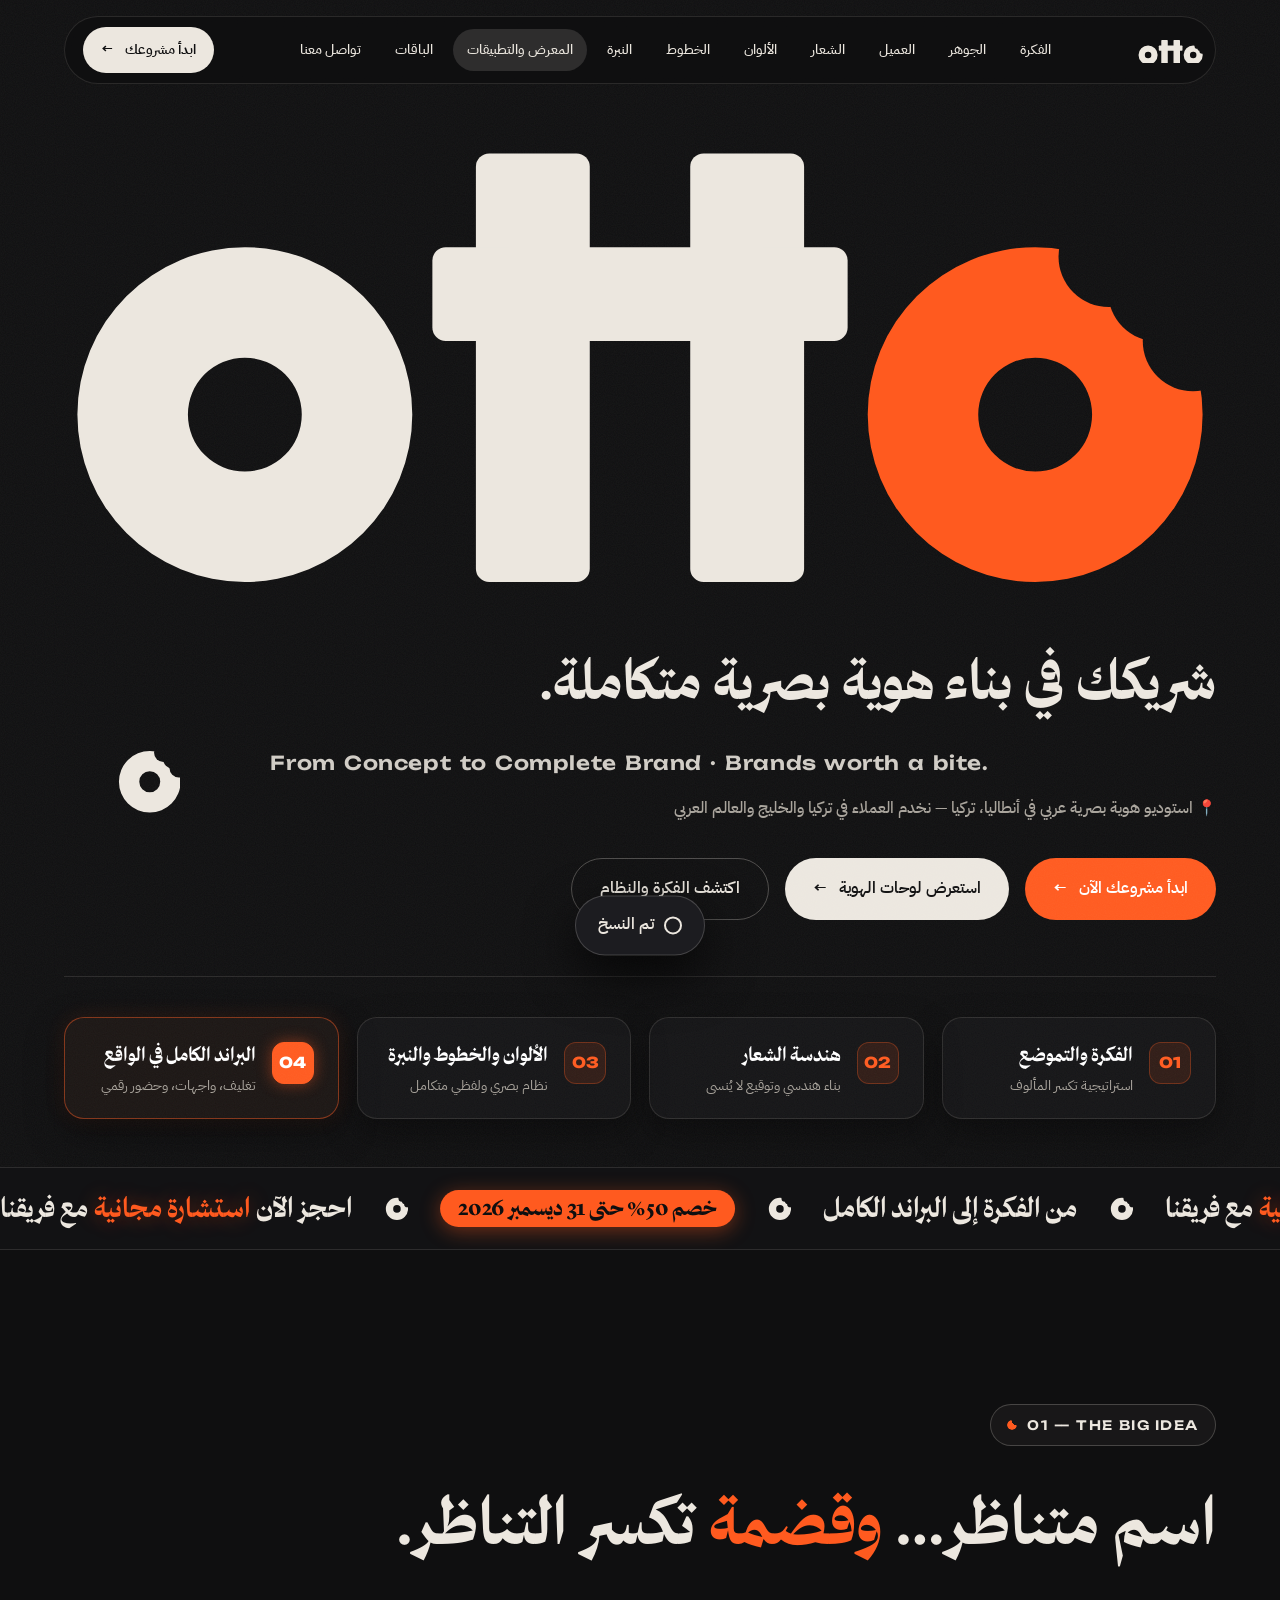
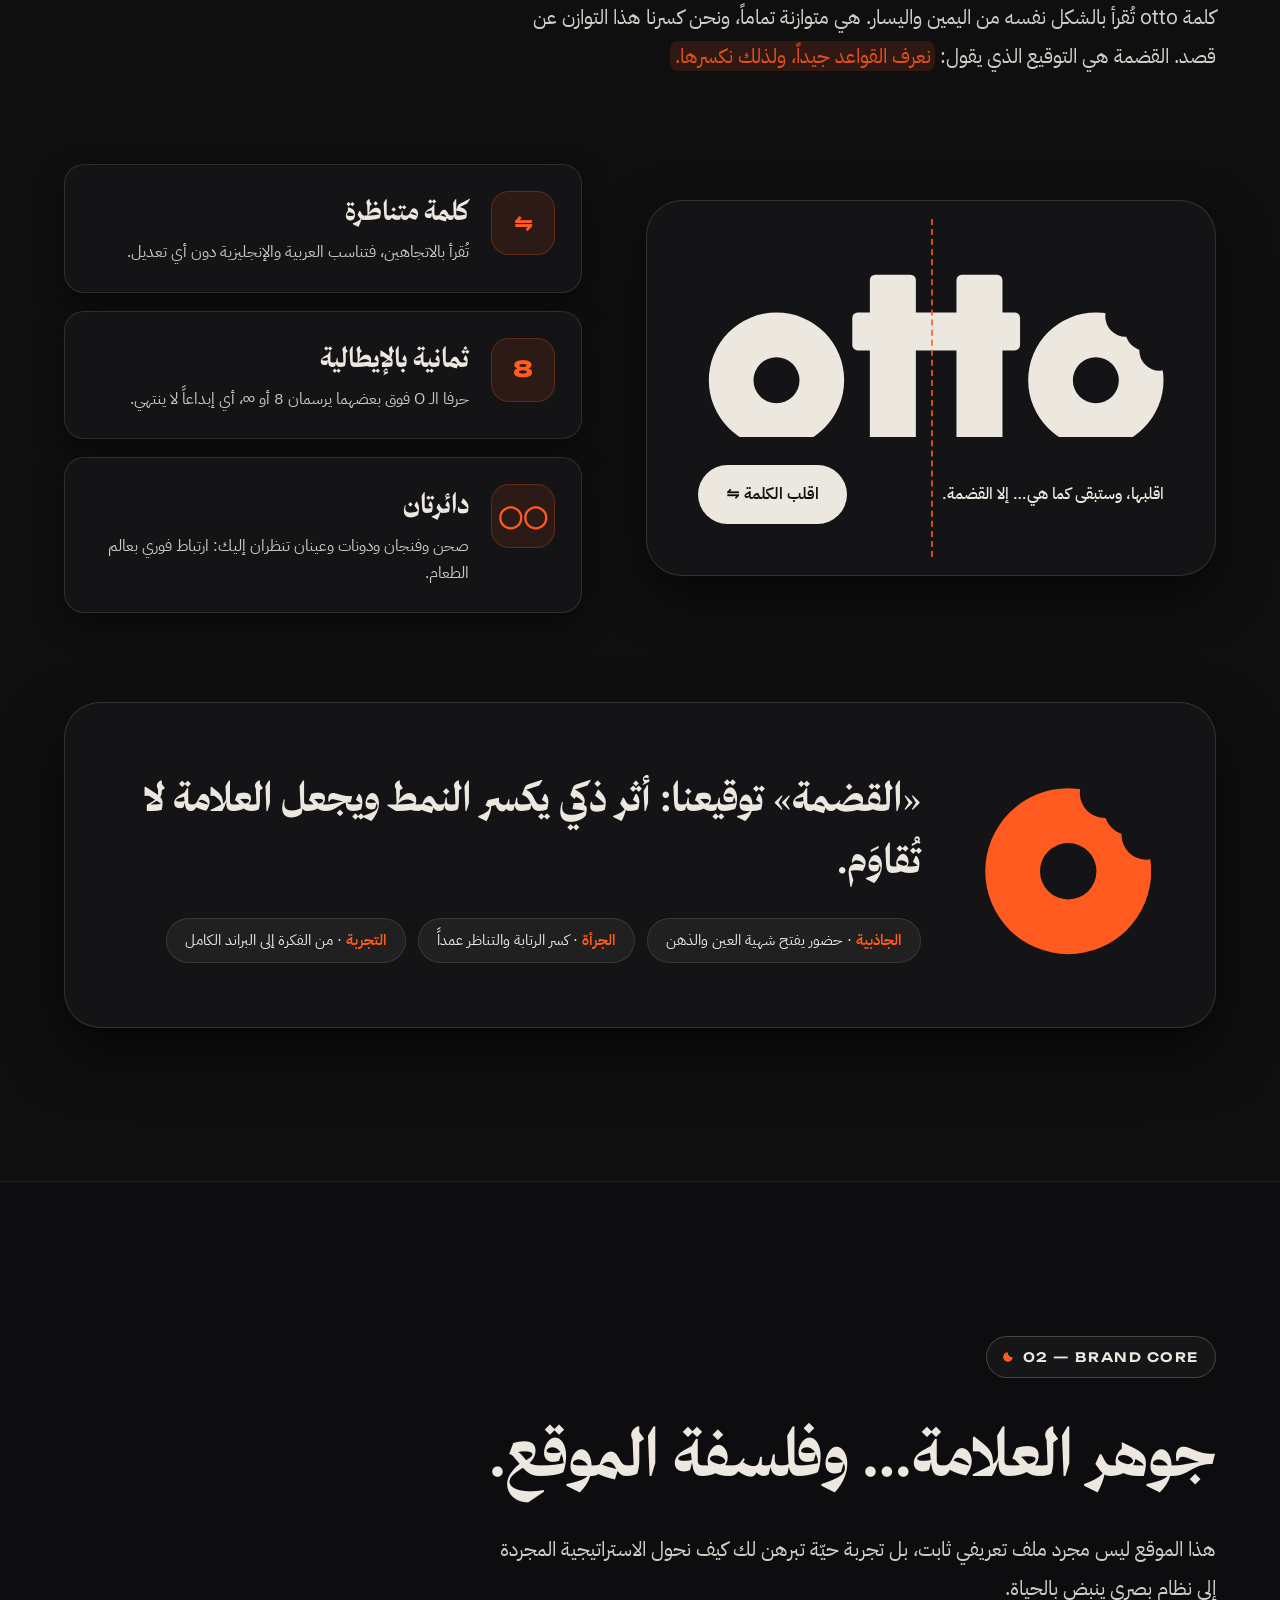
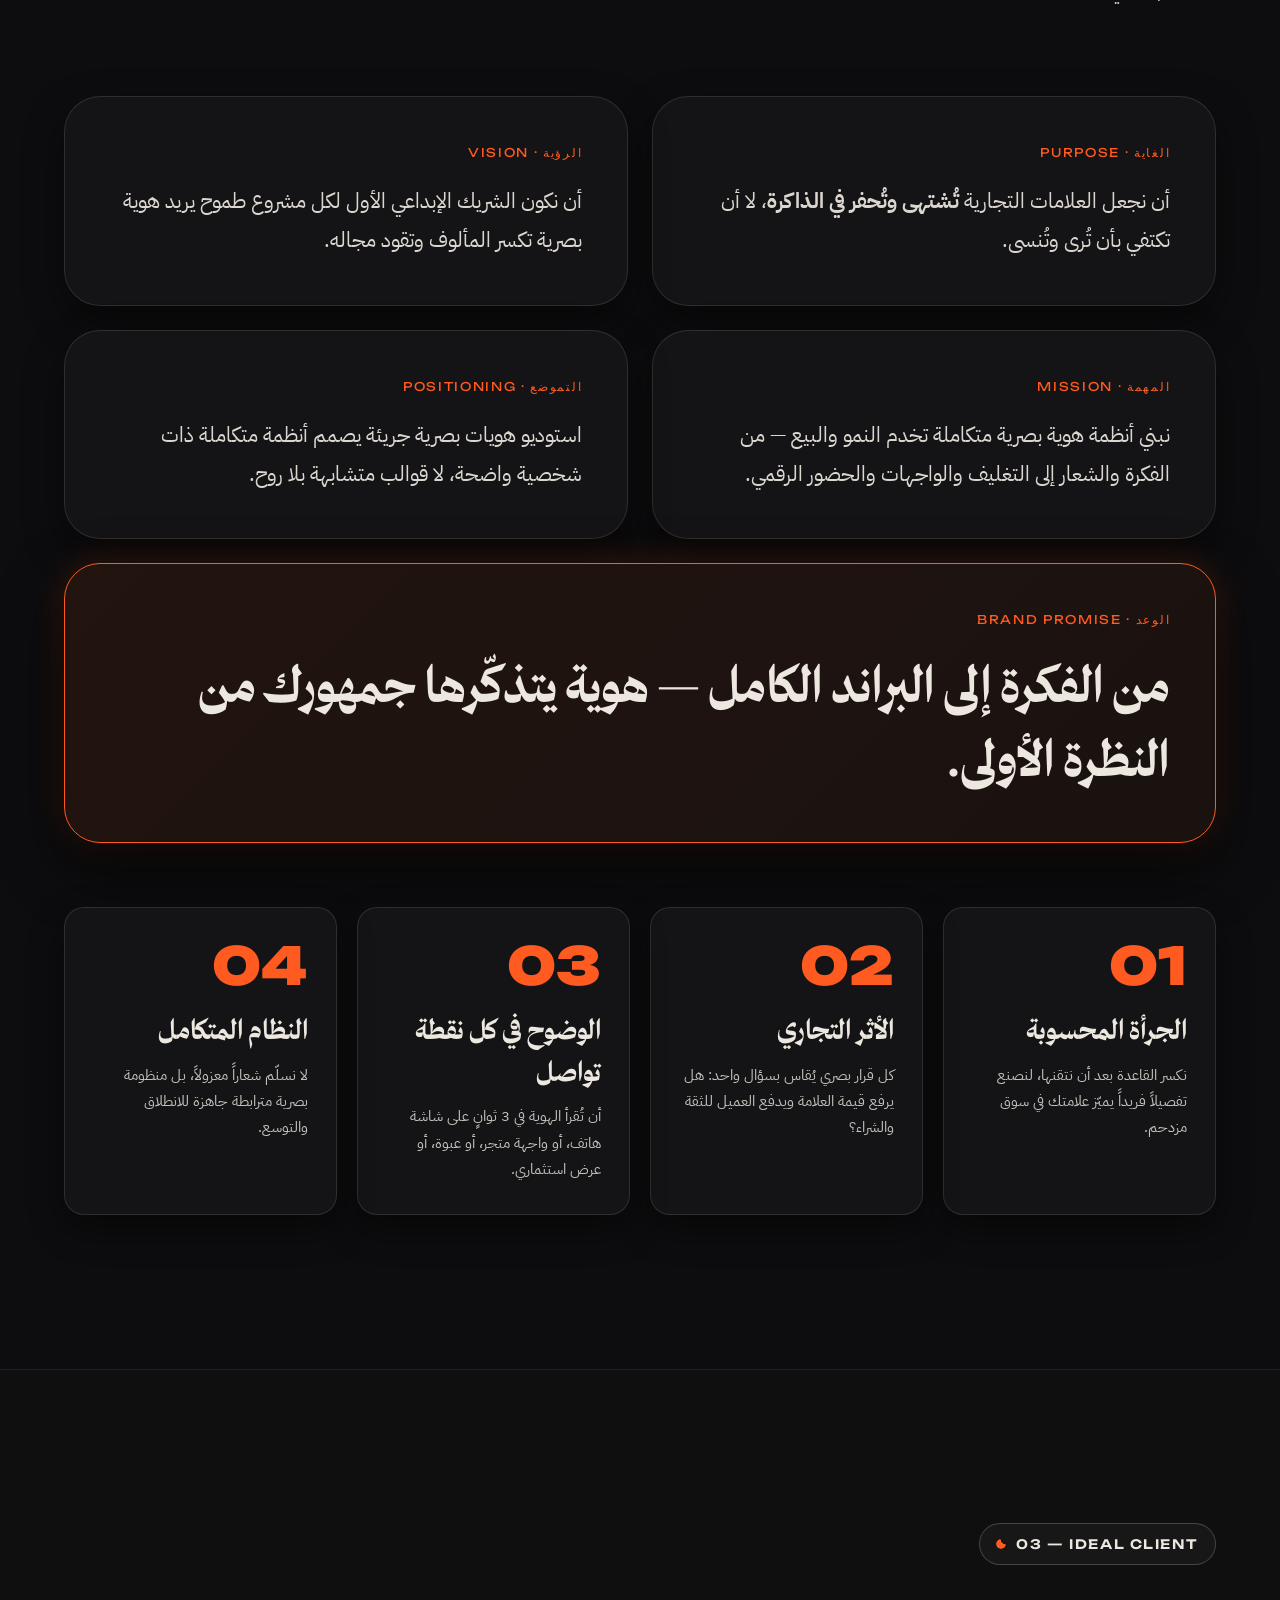
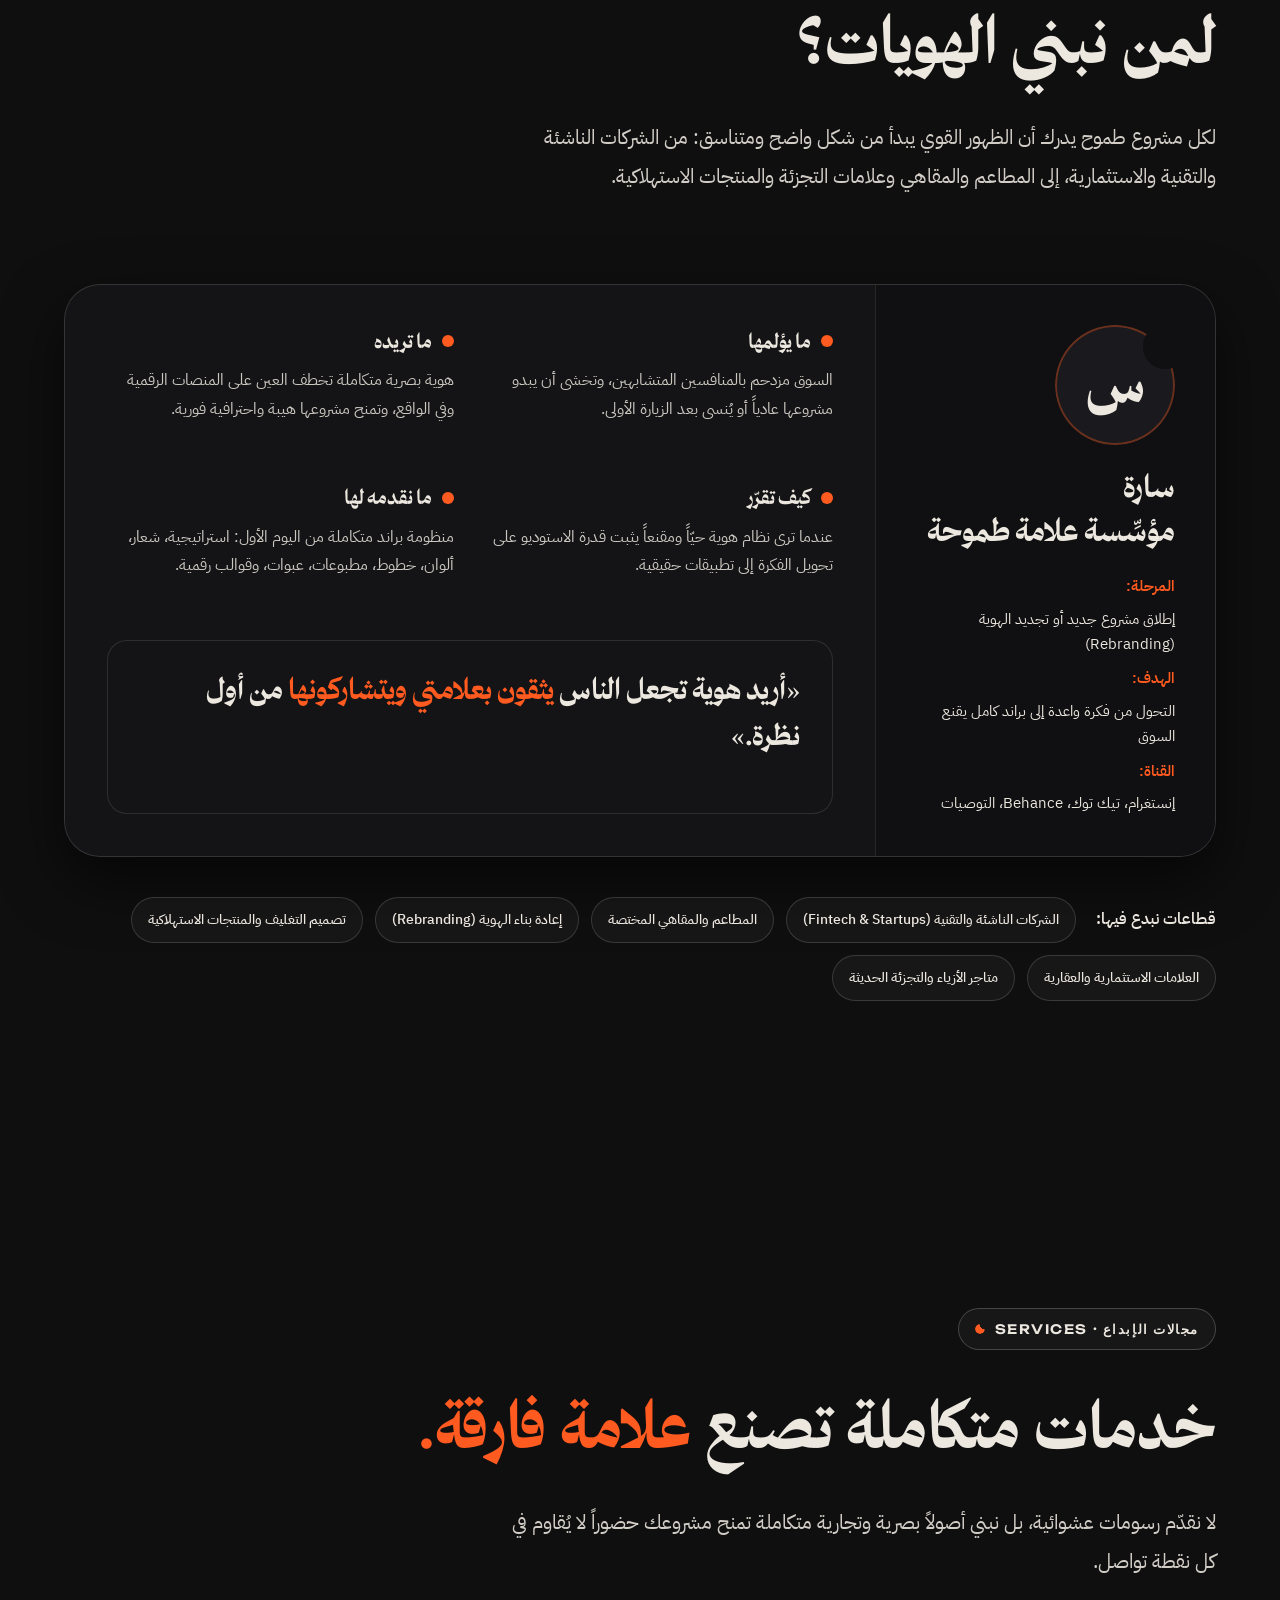
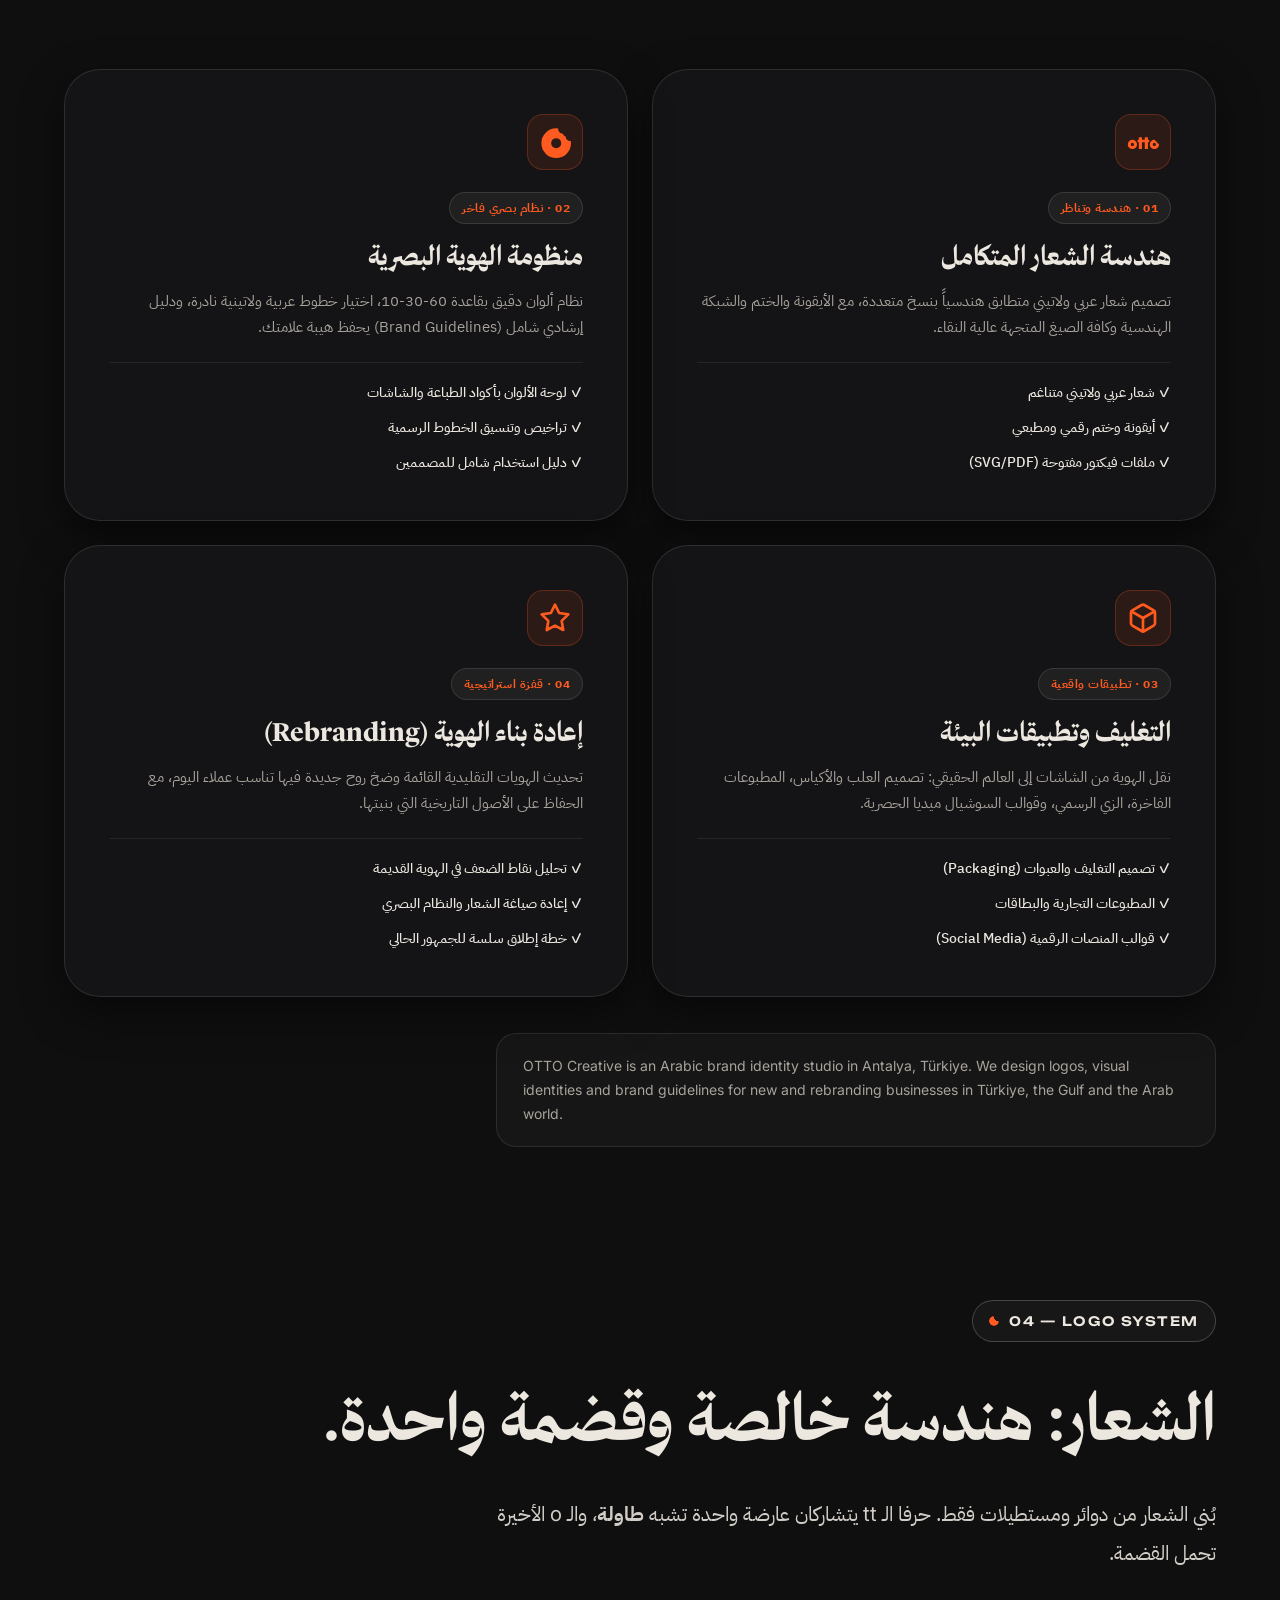
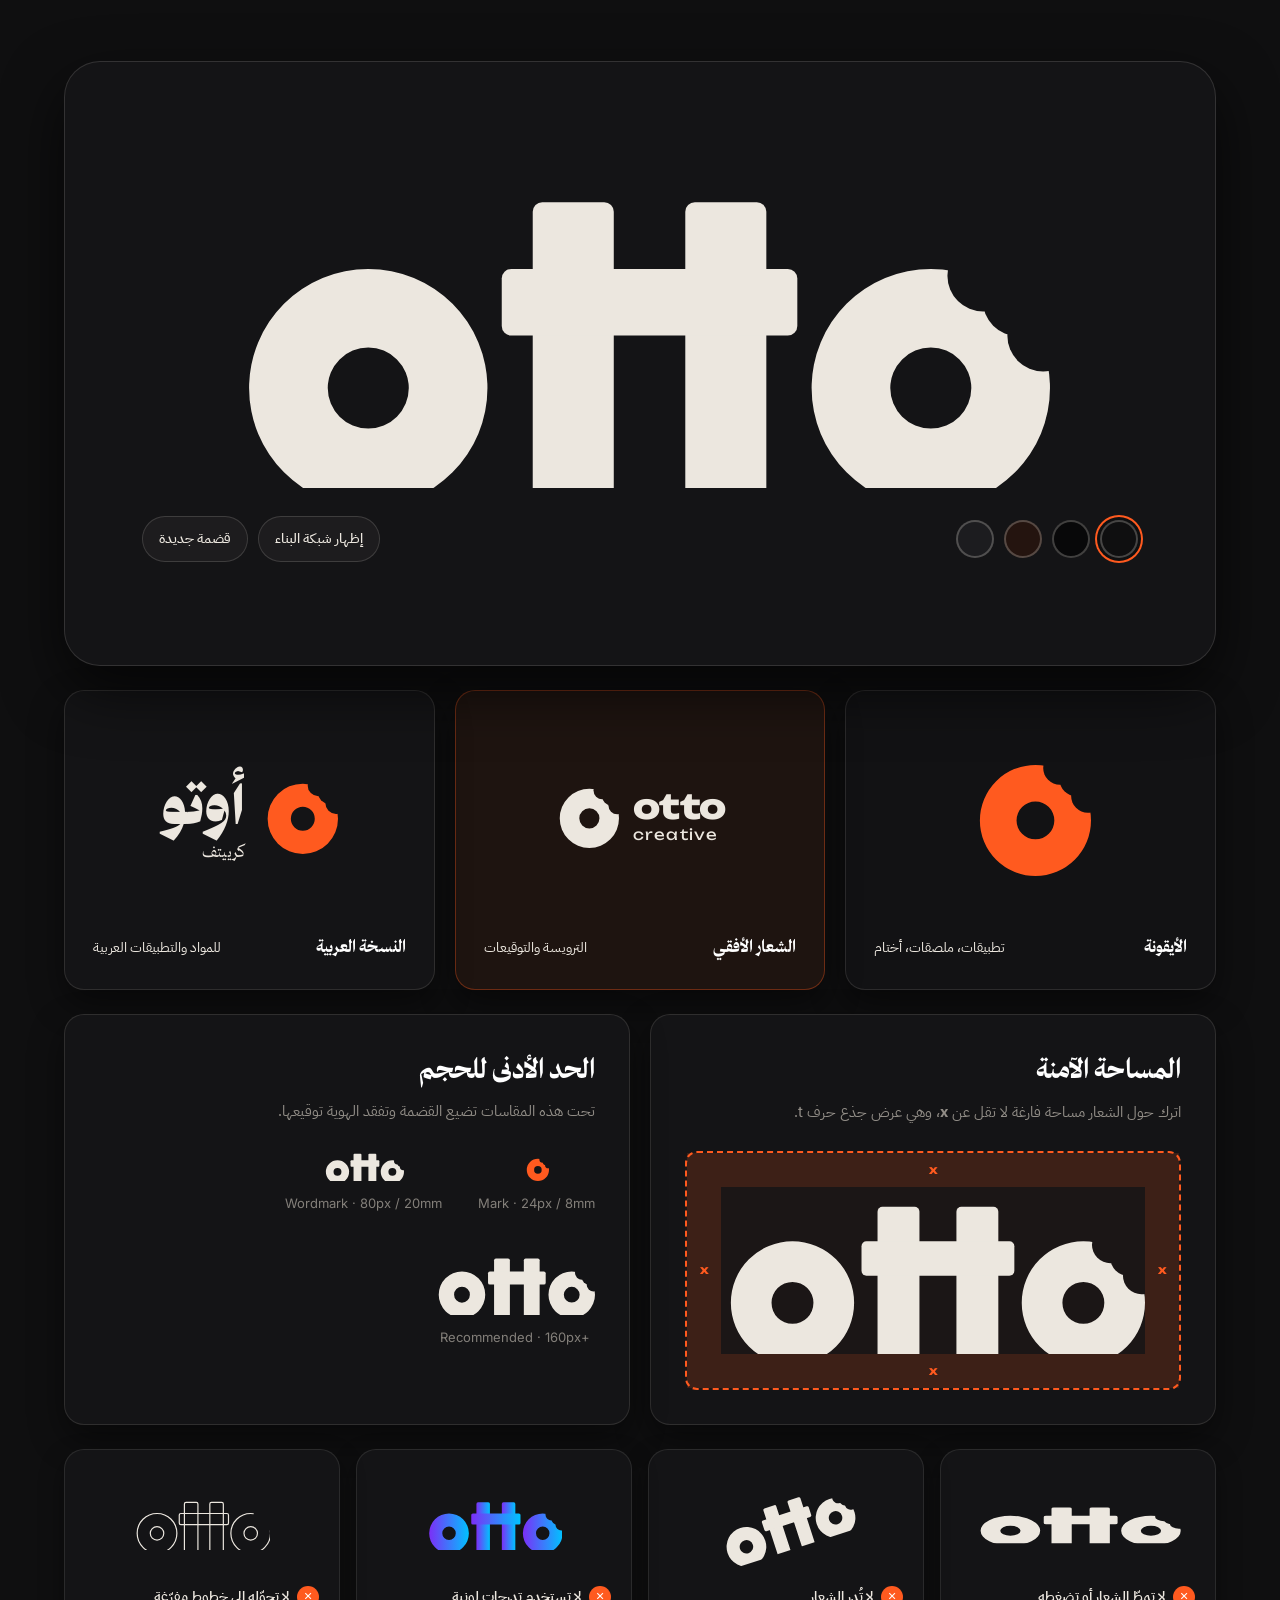
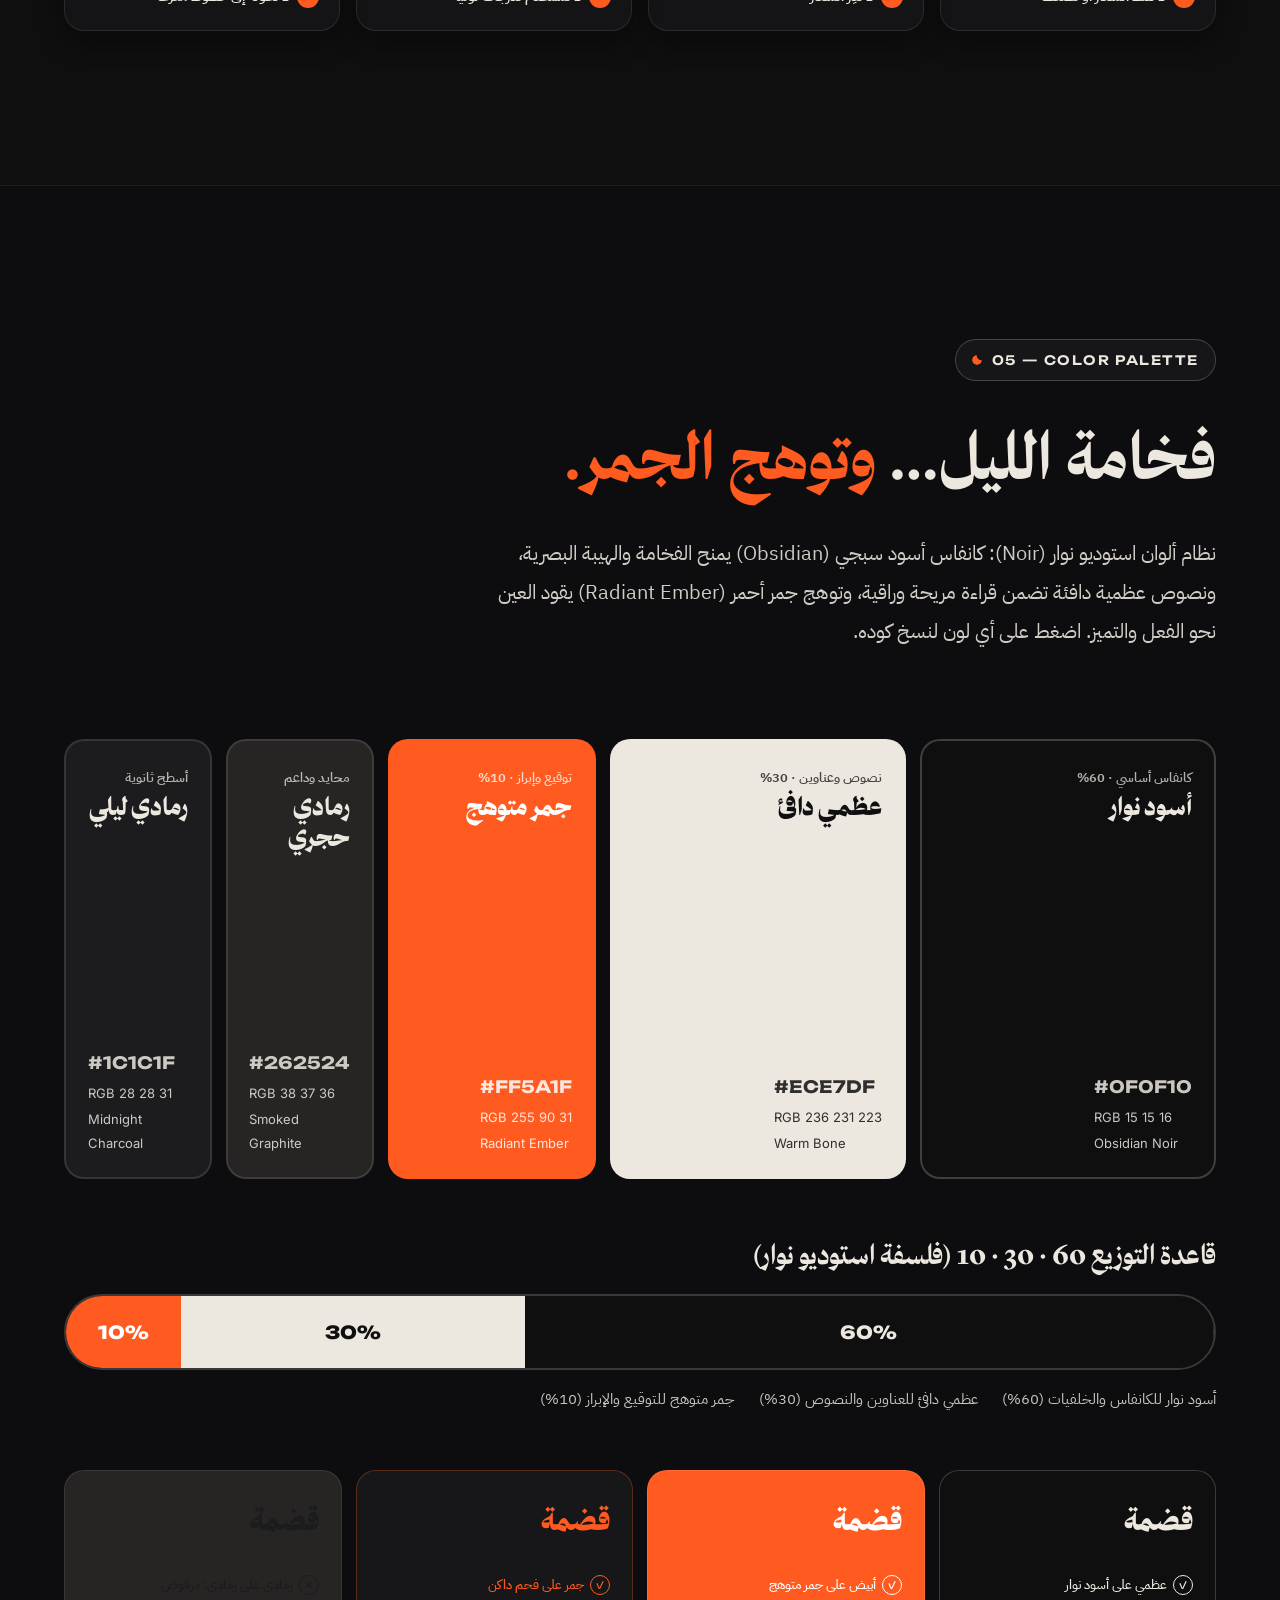
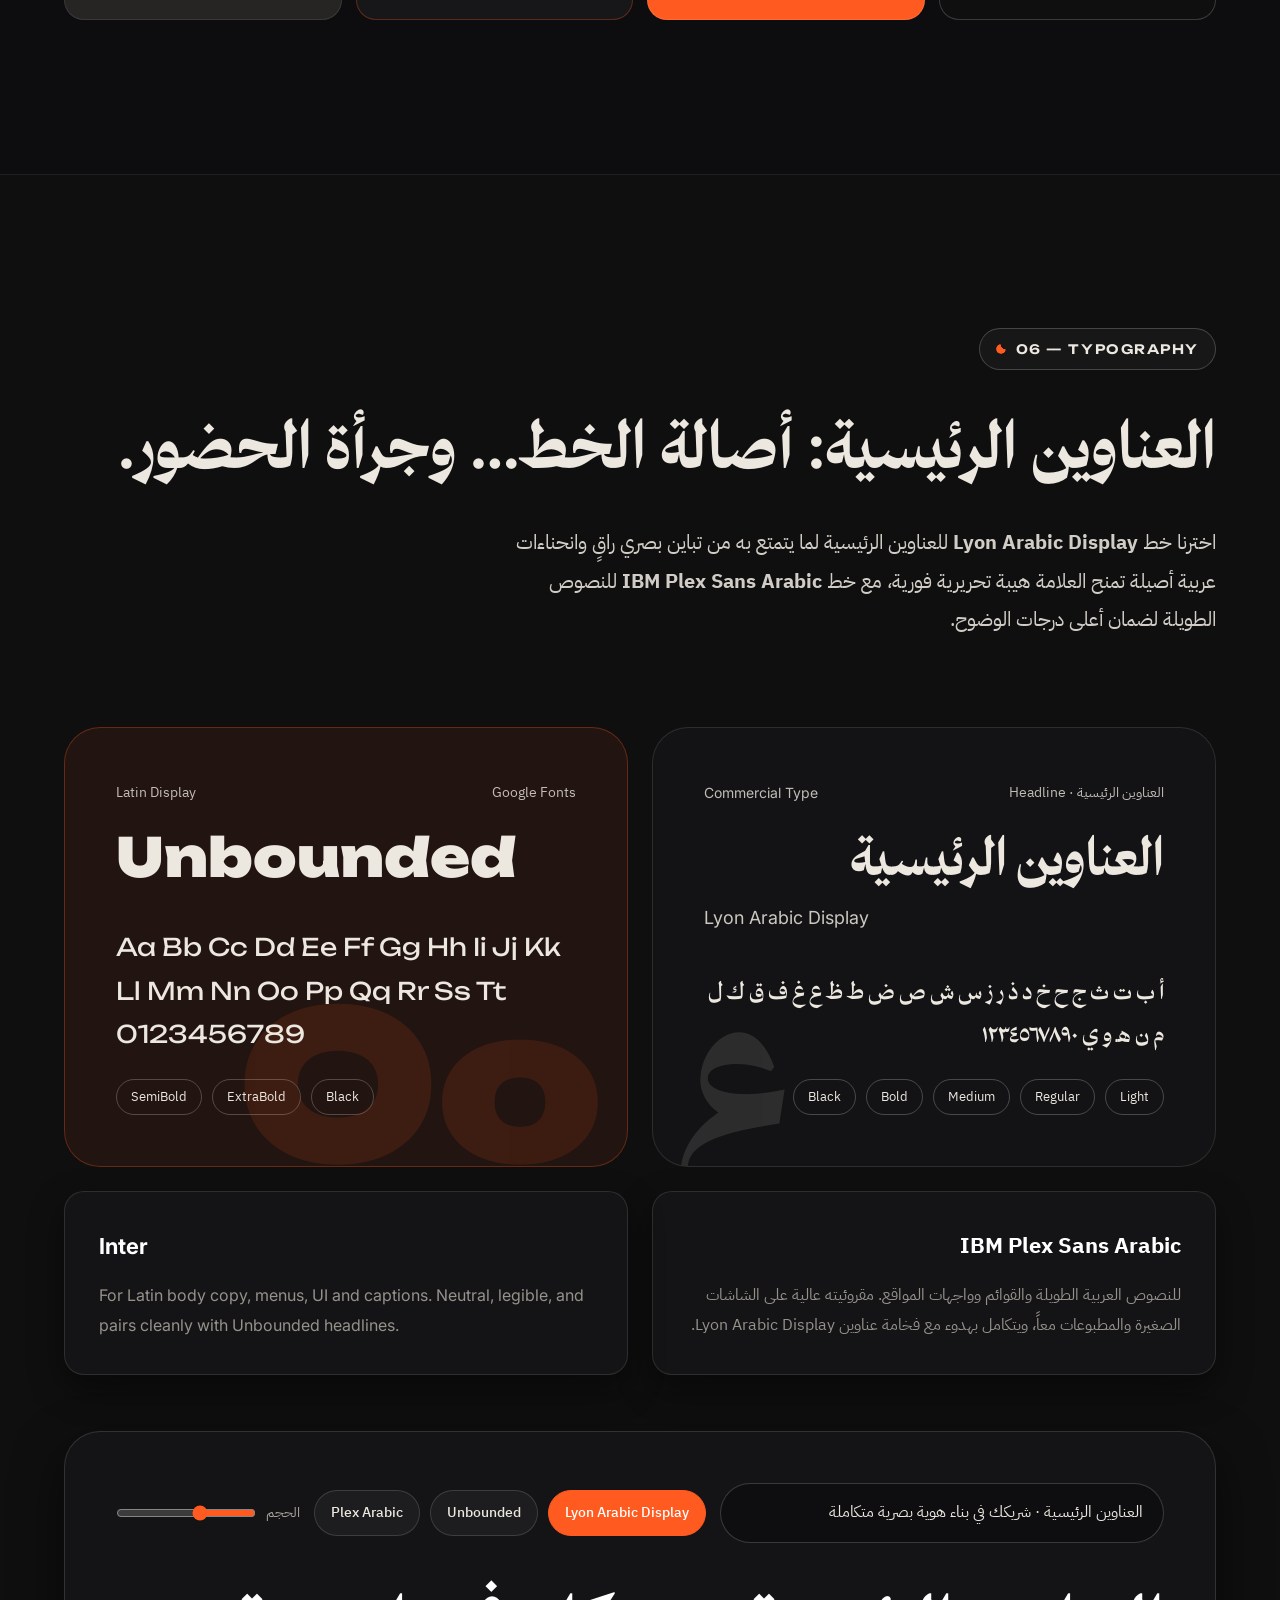
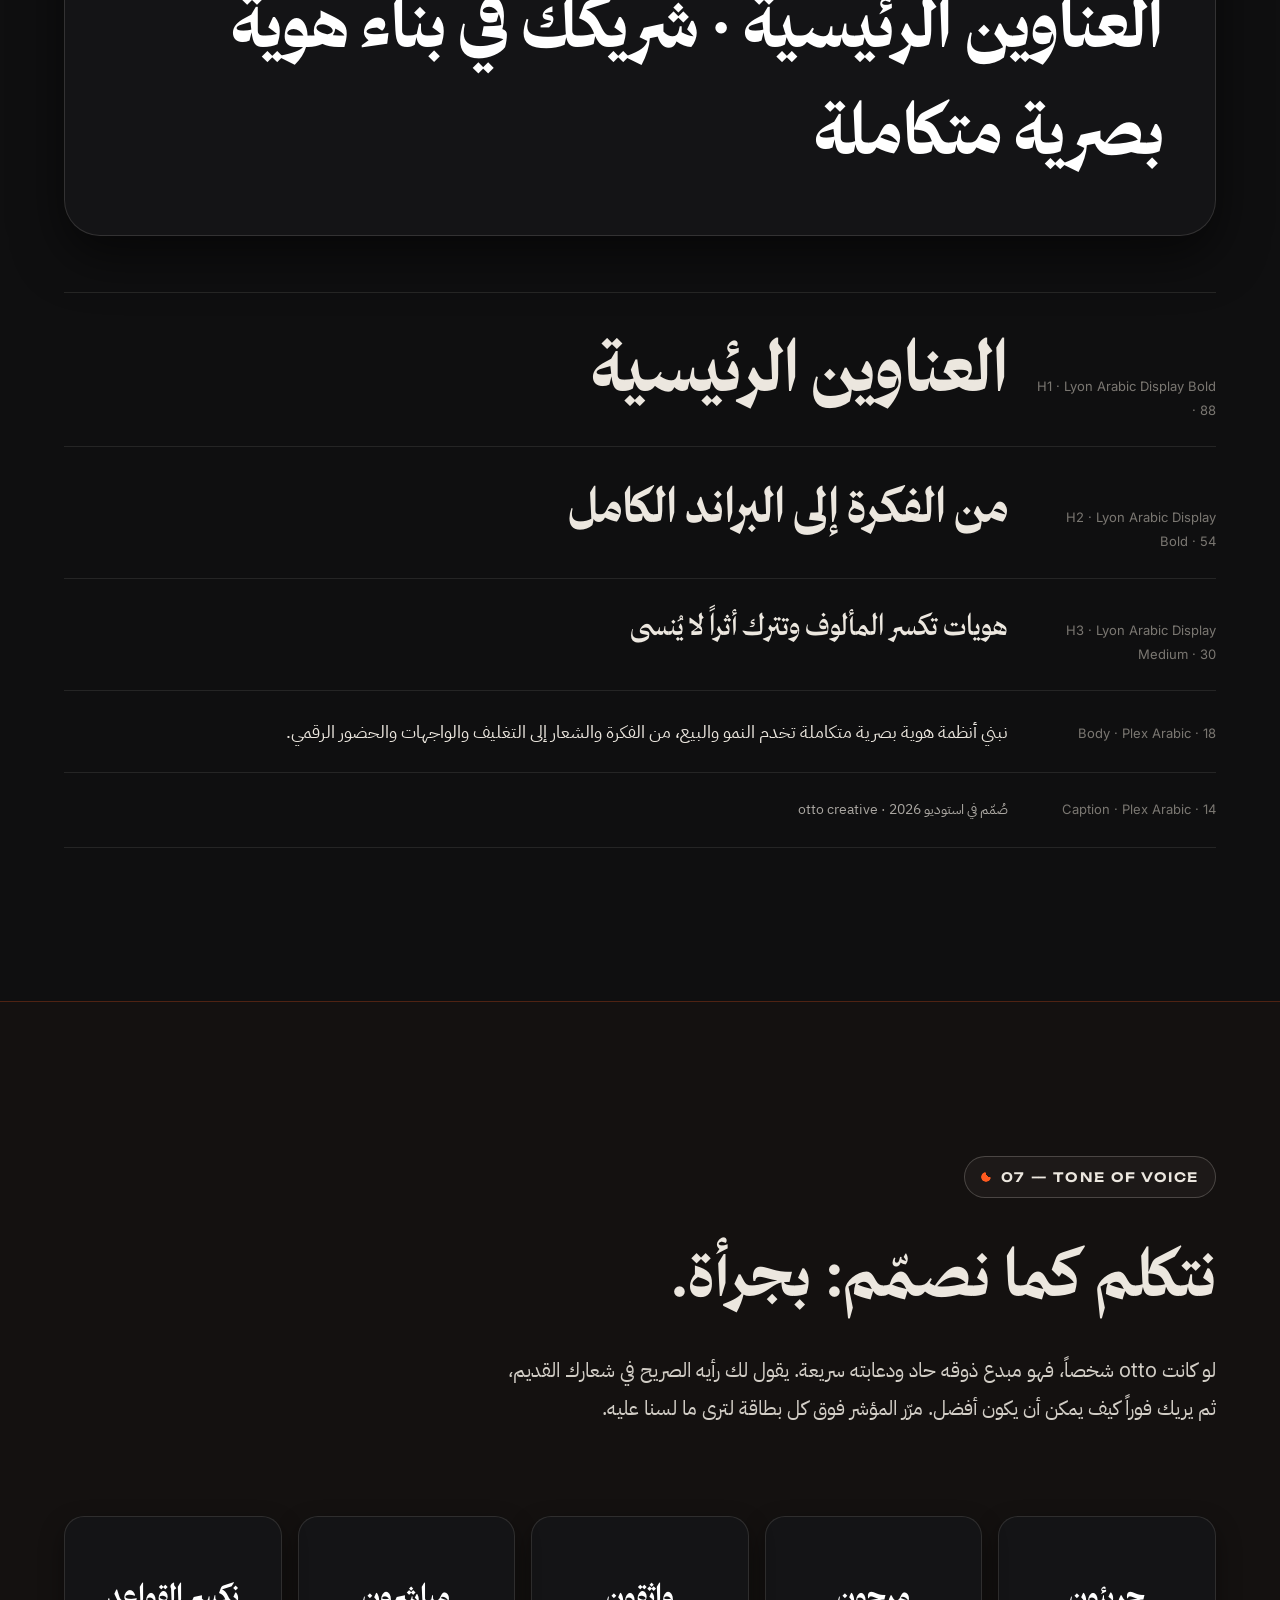
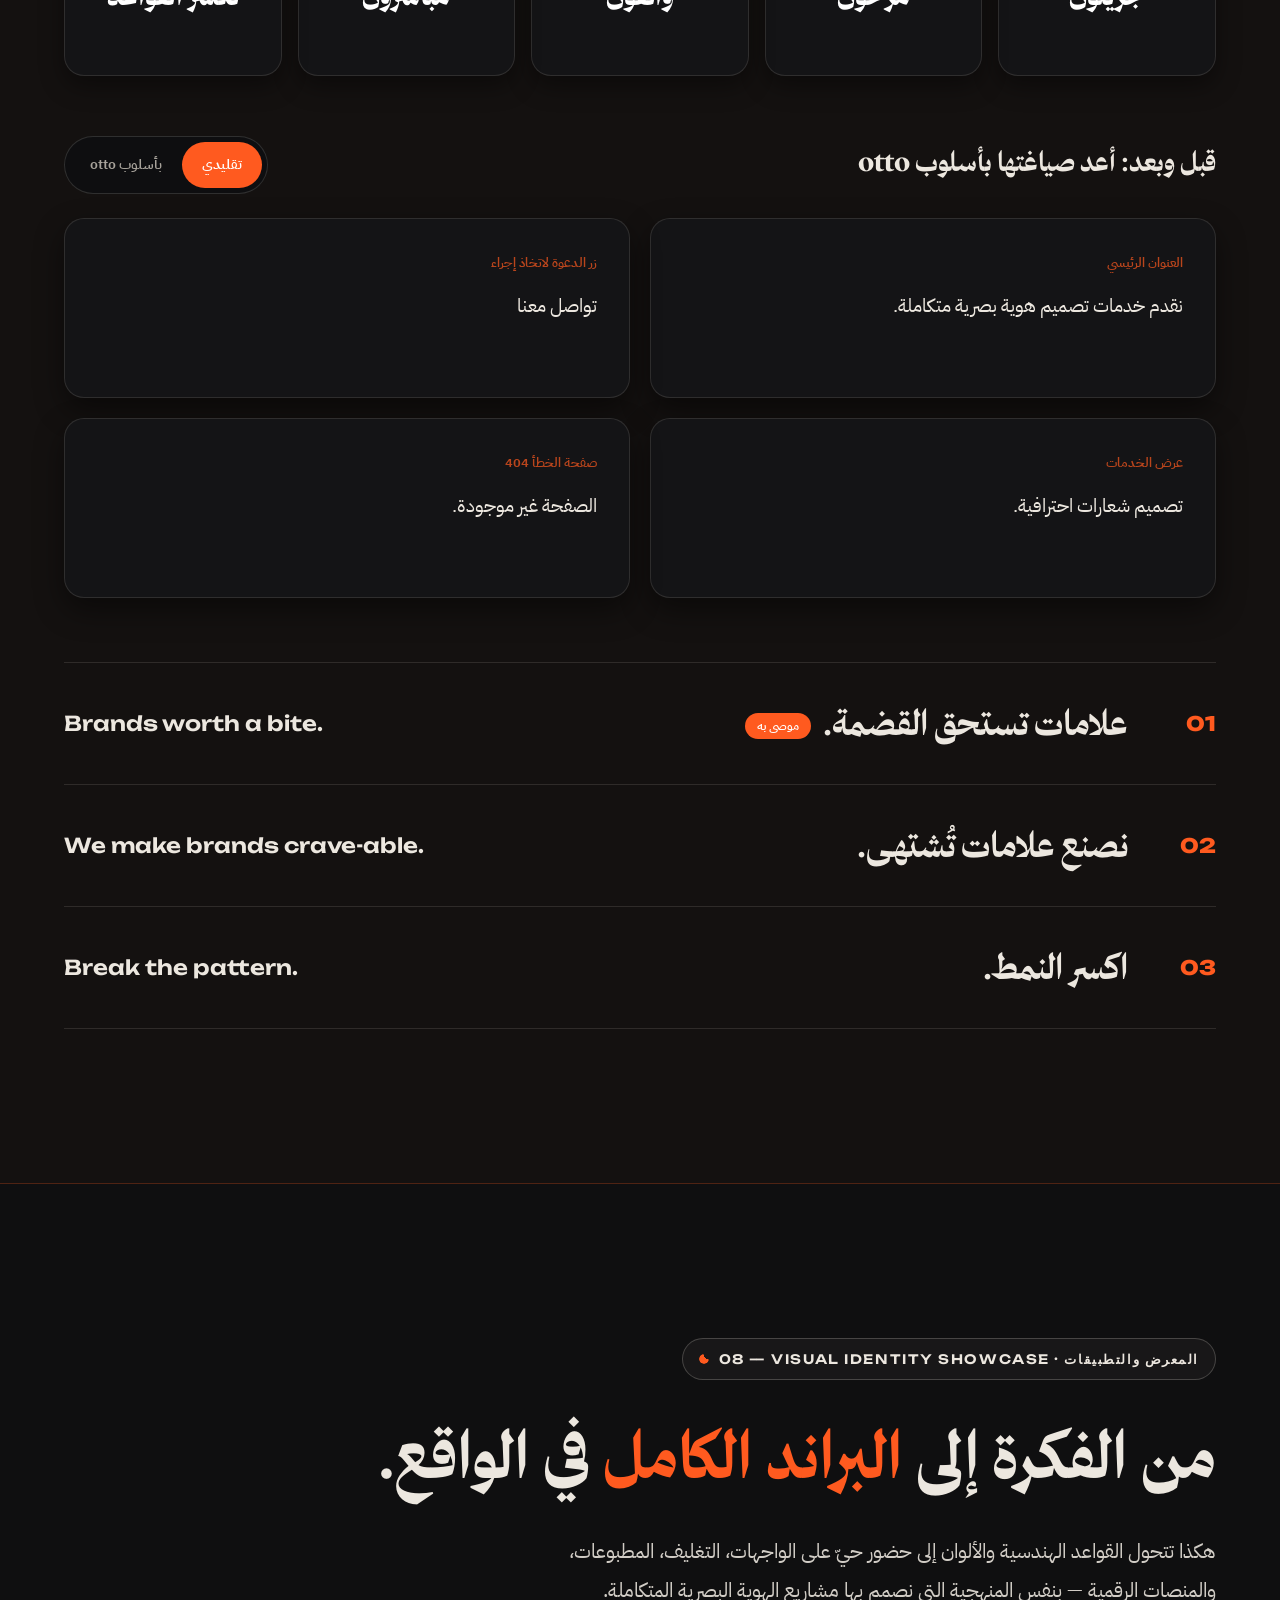
<file: index.html>
<!DOCTYPE html>
<html lang="ar" dir="rtl">
<head>
  <!-- Google tag (gtag.js) -->
  <script async src="https://www.googletagmanager.com/gtag/js?id=AW-17512667810"></script>
  <script>
    window.dataLayer = window.dataLayer || [];
    function gtag(){dataLayer.push(arguments);}
    gtag('js', new Date());

    gtag('config', 'AW-17512667810');
  </script>
  <!-- Event snippet for جهة الاتصال conversion page -->
  <script>
    function gtagReportContactConversion() {
      if (typeof gtag === 'function') {
        gtag('event', 'conversion', {'send_to': 'AW-17512667810/xv1-CM3Ig5MbEKK12J5B'});
      }
    }
    if (window.location.hash === '#contact') {
      gtagReportContactConversion();
    }
    document.addEventListener('click', function(e) {
      var link = e.target && e.target.closest ? e.target.closest('a[href*="wa.me"], a[href^="mailto:"], a[href="#contact"]') : null;
      if (link) gtagReportContactConversion();
    });
  </script>
  <meta charset="UTF-8">
  <meta name="viewport" content="width=device-width, initial-scale=1.0">
  <script>document.documentElement.classList.add('js');</script>
  <title>OTTO Creative | تصميم هوية بصرية وشعارات — أنطاليا، تركيا</title>
  <meta name="description" content="استوديو OTTO Creative (أوتو كريتيف) في أنطاليا، تركيا — تصميم هوية بصرية متكاملة وشعارات احترافية للشركات في تركيا والخليج والعالم العربي. ابدأ مشروعك الآن.">
  <meta name="robots" content="index, follow, max-image-preview:large, max-snippet:-1, max-video-preview:-1">
  <meta name="google-site-verification" content="5NYvvcgPPIik41nonn-smy7WgGYJsdSP_yrc36gBWvY">
  <meta name="author" content="OTTO Creative — Anas Hasan">
  <meta name="theme-color" content="#0F0F10">
  <link rel="canonical" href="https://ottocreativeplus.com/">
  <link rel="alternate" hreflang="ar" href="https://ottocreativeplus.com/">
  <link rel="alternate" hreflang="x-default" href="https://ottocreativeplus.com/">

  <!-- Open Graph / Facebook -->
  <meta property="og:type" content="website">
  <meta property="og:url" content="https://ottocreativeplus.com/">
  <meta property="og:site_name" content="OTTO Creative">
  <meta property="og:locale" content="ar_AR">
  <meta property="og:title" content="OTTO Creative | تصميم هوية بصرية وشعارات — أنطاليا، تركيا">
  <meta property="og:description" content="استوديو أوتو كريتيف لتصميم الهويات البصرية المتكاملة وهندسة الشعارات الجريئة — من الفكرة والنظام اللوني إلى البراند الكامل.">
  <meta property="og:image" content="https://ottocreativeplus.com/assets/images/moodboard.jpg">
  <meta property="og:image:type" content="image/jpeg">
  <meta property="og:image:width" content="1376">
  <meta property="og:image:height" content="768">
  <meta property="og:image:alt" content="لوحة عرض الهوية البصرية المتكاملة من استوديو OTTO Creative">

  <!-- Twitter -->
  <meta name="twitter:card" content="summary_large_image">
  <meta name="twitter:title" content="OTTO Creative | تصميم هوية بصرية وشعارات — أنطاليا، تركيا">
  <meta name="twitter:description" content="شريكك في بناء هوية بصرية متكاملة وشعار احترافي يكسر المألوف · Brands worth a bite.">
  <meta name="twitter:image" content="https://ottocreativeplus.com/assets/images/moodboard.jpg">
  <meta name="twitter:image:alt" content="لوحة عرض الهوية البصرية المتكاملة من استوديو OTTO Creative">

  <!-- Structured Data (JSON-LD) -->
  <script type="application/ld+json">
  {
    "@context": "https://schema.org",
    "@graph": [
      {
        "@type": "WebSite",
        "@id": "https://ottocreativeplus.com/#website",
        "url": "https://ottocreativeplus.com/",
        "name": "OTTO Creative",
        "alternateName": ["أوتو كريتيف", "OTTO Creative Plus", "otto creative"],
        "inLanguage": "ar",
        "publisher": {
          "@id": "https://ottocreativeplus.com/#organization"
        }
      },
      {
        "@type": ["ProfessionalService", "LocalBusiness"],
        "@id": "https://ottocreativeplus.com/#organization",
        "name": "OTTO Creative",
        "alternateName": ["أوتو كريتيف", "OTTO Creative Plus", "otto creative Antalya"],
        "url": "https://ottocreativeplus.com/",
        "logo": {
          "@type": "ImageObject",
          "url": "https://ottocreativeplus.com/assets/logo/icon-512.png",
          "width": 512,
          "height": 512
        },
        "image": [
          "https://ottocreativeplus.com/assets/images/moodboard.jpg",
          "https://ottocreativeplus.com/assets/images/mockup-storefront.jpg",
          "https://ottocreativeplus.com/assets/images/mockup-packaging.jpg"
        ],
        "description": "استوديو تصميم هوية بصرية وشعارات متكاملة في أنطاليا، تركيا — نخدم الشركات ورواد الأعمال في تركيا والخليج والعالم العربي من الفكرة والاستراتيجية إلى البراند الكامل.",
        "slogan": "Brands worth a bite · من الفكرة إلى البراند الكامل",
        "priceRange": "$49 - $1500+",
        "email": "info@ottocreativeplus.com",
        "founder": {
          "@type": "Person",
          "name": "Anas Hasan"
        },
        "knowsAbout": [
          "تصميم هوية بصرية",
          "تصميم شعار احترافي",
          "دليل الهوية البصرية",
          "تصميم التغليف والعبوات",
          "إعادة بناء الهوية البصرية",
          "Brand identity design",
          "Arabic logo design",
          "Packaging design",
          "Rebranding"
        ],
        "address": {
          "@type": "PostalAddress",
          "addressLocality": "Antalya",
          "addressRegion": "Antalya",
          "addressCountry": "TR"
        },
        "geo": {
          "@type": "GeoCoordinates",
          "latitude": 36.8969,
          "longitude": 30.7133
        },
        "areaServed": ["TR", "SA", "AE", "QA", "KW", "OM", "BH", "EG", "JO"],
        "knowsLanguage": ["ar", "en", "tr"],
        "contactPoint": {
          "@type": "ContactPoint",
          "contactType": "customer support",
          "url": "https://wa.me/message/A5AWO6AT3BUGH1",
          "email": "info@ottocreativeplus.com",
          "availableLanguage": ["ar", "en", "tr"]
        },
        "sameAs": [
          "https://www.instagram.com/ottocreativeplus/",
          "https://www.tiktok.com/@ottocreative",
          "https://www.facebook.com/ottocreative"
        ],
        "hasOfferCatalog": {
          "@type": "OfferCatalog",
          "name": "خدمات تصميم الهوية البصرية والشعارات",
          "itemListElement": [
            {
              "@type": "Offer",
              "itemOffered": {
                "@type": "Service",
                "name": "هندسة الشعار المتكامل",
                "description": "تصميم شعار عربي ولاتيني متطابق هندسياً بنسخ متعددة مع الأيقونة والختم وملفات الفيكتور المفتوحة."
              }
            },
            {
              "@type": "Offer",
              "itemOffered": {
                "@type": "Service",
                "name": "منظومة الهوية البصرية ودليل الاستخدام",
                "description": "نظام ألوان دقيق، خطوط عربية ولاتينية متناسقة، ودليل إرشادي شامل (Brand Guidelines)."
              }
            },
            {
              "@type": "Offer",
              "itemOffered": {
                "@type": "Service",
                "name": "تصميم التغليف وتطبيقات البيئة",
                "description": "تصميم العبوات والأكياس والمطبوعات الفاخرة وقوالب منصات التواصل الاجتماعي."
              }
            },
            {
              "@type": "Offer",
              "itemOffered": {
                "@type": "Service",
                "name": "إعادة بناء الهوية (Rebranding)",
                "description": "تحديث وتطوير الهويات البصرية القائمة بما يواكب توسع العلامة والجمهور المستهدف."
              }
            }
          ]
        },
        "makesOffer": [
          {
            "@type": "Offer",
            "name": "مراجعة الهوية السريعة",
            "description": "تشخيص فني وتحليلي دقيق لعلامتك الحالية مع تقرير تنفيذي PDF خلال 3 أيام عمل.",
            "price": 49,
            "priceCurrency": "USD",
            "availability": "https://schema.org/InStock",
            "url": "https://ottocreativeplus.com/#offer-audit"
          },
          {
            "@type": "Offer",
            "name": "باقة الإطلاق في 7 أيام",
            "description": "مفهومان للشعار عربي ولاتيني، منظومة ألوان وخطوط، دليل هوية مختصر، و3 قوالب سوشيال ميديا مع الملفات المصدرية المفتوحة.",
            "price": 499,
            "priceCurrency": "USD",
            "availability": "https://schema.org/InStock",
            "url": "https://ottocreativeplus.com/#offer-launch"
          }
        ]
      },
      {
        "@type": "WebPage",
        "@id": "https://ottocreativeplus.com/#webpage",
        "url": "https://ottocreativeplus.com/",
        "name": "OTTO Creative | تصميم هوية بصرية وشعارات — أنطاليا، تركيا",
        "isPartOf": {
          "@id": "https://ottocreativeplus.com/#website"
        },
        "about": {
          "@id": "https://ottocreativeplus.com/#organization"
        },
        "inLanguage": "ar"
      }
    ]
  }
  </script>
  <script type="application/ld+json">
  {
    "@context": "https://schema.org",
    "@type": "FAQPage",
    "mainEntity": [
      {
        "@type": "Question",
        "name": "هل تعملون مع عملاء خارج تركيا؟",
        "acceptedAnswer": {
          "@type": "Answer",
          "text": "نعم، نعمل عن بُعد بالكامل مع عملاء في تركيا والخليج والعالم العربي، بالعربية والإنجليزية."
        }
      },
      {
        "@type": "Question",
        "name": "كم جولة تعديل أحصل عليها؟",
        "acceptedAnswer": {
          "@type": "Answer",
          "text": "تختلف حسب الباقة، ونحددها بوضوح في العرض قبل البدء."
        }
      },
      {
        "@type": "Question",
        "name": "ما الملفات التي أستلمها؟",
        "acceptedAnswer": {
          "@type": "Answer",
          "text": "ملفات الشعار بصيغ PNG وSVG وPDF، مع الألوان والخطوط ودليل استخدام مختصر حسب الباقة."
        }
      },
      {
        "@type": "Question",
        "name": "عندي شعار، هل أبدأ من الصفر؟",
        "acceptedAnswer": {
          "@type": "Answer",
          "text": "ليس بالضرورة؛ يمكن أن نبدأ بمراجعة هويتك الحالية ونقترح ما يستحق التطوير."
        }
      },
      {
        "@type": "Question",
        "name": "كيف أبدأ؟",
        "acceptedAnswer": {
          "@type": "Answer",
          "text": "راسلنا على واتساب أو البريد بنبذة عن مشروعك، ونرد عليك بالخطوة التالية."
        }
      }
    ]
  }
  </script>

  <link rel="icon" href="/favicon.ico" sizes="48x48">
  <link rel="icon" type="image/svg+xml" href="/assets/logo/otto-mark.svg">
  <link rel="icon" type="image/png" sizes="48x48" href="/assets/logo/favicon-48x48.png">
  <link rel="icon" type="image/png" sizes="192x192" href="/assets/logo/icon-192.png">
  <link rel="apple-touch-icon" sizes="180x180" href="/assets/logo/apple-touch-icon.png">
  <link rel="manifest" href="/site.webmanifest">
  <link rel="preload" href="assets/fonts/LyonArabicDisplay-Bold.woff2" as="font" type="font/woff2" crossorigin>
  <link rel="preconnect" href="https://fonts.googleapis.com">
  <link rel="preconnect" href="https://fonts.gstatic.com" crossorigin>
  <link rel="preload" as="style" href="https://fonts.googleapis.com/css2?family=IBM+Plex+Sans+Arabic:wght@300;400;500;600&family=Inter:wght@400;500;600&family=Unbounded:wght@400;600;700;800;900&display=swap" onload="this.onload=null;this.rel='stylesheet'">
  <noscript><link href="https://fonts.googleapis.com/css2?family=IBM+Plex+Sans+Arabic:wght@300;400;500;600&family=Inter:wght@400;500;600&family=Unbounded:wght@400;600;700;800;900&display=swap" rel="stylesheet"></noscript>
  <link rel="stylesheet" href="css/style.css?v=noir-v11-seo">
  <style>
    /* Critical fallback to guarantee continuous marquee animation even if cached */
    .marquee {
      direction: ltr !important;
      width: 100% !important;
      overflow: hidden !important;
      background: #121214 !important;
      padding-block: 22px !important;
      border-block: 1px solid rgba(236, 231, 223, .12) !important;
      user-select: none;
    }
    .marquee__track {
      display: flex !important;
      width: max-content !important;
      animation: marquee-scroll 28s linear infinite !important;
      will-change: transform;
    }
    .marquee__group {
      display: flex !important;
      align-items: center !important;
      gap: 32px !important;
      padding-right: 32px !important;
      flex-shrink: 0 !important;
      white-space: nowrap !important;
    }
    .marquee__group > * {
      direction: rtl !important;
      font-family: var(--f-display-ar, 'IBM Plex Sans Arabic', sans-serif) !important;
      font-weight: 700 !important;
      font-size: clamp(20px, 2.2vw, 30px) !important;
      line-height: 1.3 !important;
      color: var(--ink, #ECE7DF) !important;
      display: inline-flex !important;
      align-items: center !important;
    }
    .marquee__highlight {
      color: var(--tomato, #FF5A1F) !important;
      margin-inline: 6px !important;
      text-shadow: 0 0 20px rgba(255, 90, 31, .45) !important;
    }
    .marquee__badge {
      background: var(--tomato, #FF5A1F) !important;
      color: #0F0F10 !important;
      padding: 4px 18px !important;
      border-radius: 999px !important;
      font-size: clamp(14px, 1.8vw, 22px) !important;
      font-weight: 800 !important;
      box-shadow: 0 4px 20px rgba(255, 90, 31, .4) !important;
    }
    @keyframes marquee-scroll {
      0% { transform: translate3d(0, 0, 0); }
      100% { transform: translate3d(-50%, 0, 0); }
    }
  </style>
</head>
<body>

  <!-- ===== SVG library: the logo is built from pure geometry ===== -->
  <svg width="0" height="0" style="position:absolute" aria-hidden="true" focusable="false">
    <defs>
      <mask id="m-bite-word" maskUnits="userSpaceOnUse" x="-20" y="-30" width="380" height="170">
        <rect x="-20" y="-30" width="380" height="170" fill="#fff"/>
        <circle cx="333.13" cy="48.03" r="15" fill="#000"/>
        <circle cx="322.77" cy="33.23" r="15" fill="#000"/>
        <circle cx="307.98" cy="22.87" r="15" fill="#000"/>
      </mask>
      <mask id="m-bite-mark" maskUnits="userSpaceOnUse" x="-20" y="-20" width="140" height="140">
        <rect x="-20" y="-20" width="140" height="140" fill="#fff"/>
        <circle cx="97.13" cy="28.03" r="15" fill="#000"/>
        <circle cx="86.77" cy="13.23" r="15" fill="#000"/>
        <circle cx="71.98" cy="2.87" r="15" fill="#000"/>
      </mask>
      <linearGradient id="bad-grad" x1="0" x2="1">
        <stop offset="0" stop-color="#7B2FF7"/><stop offset="1" stop-color="#00C2FF"/>
      </linearGradient>

      <symbol id="otto-word" viewBox="-4 -12 344 136">
        <path fill-rule="evenodd" d="M0,70a50,50 0 1,0 100,0a50,50 0 1,0 -100,0Z M33,70a17,17 0 1,0 34,0a17,17 0 1,0 -34,0Z"/>
        <rect x="119" y="-8" width="34" height="128" rx="4"/>
        <rect x="183" y="-8" width="34" height="128" rx="4"/>
        <rect x="106" y="20" width="124" height="28" rx="4"/>
        <path fill-rule="evenodd" mask="url(#m-bite-word)" d="M236,70a50,50 0 1,0 100,0a50,50 0 1,0 -100,0Z M269,70a17,17 0 1,0 34,0a17,17 0 1,0 -34,0Z"/>
      </symbol>

      <symbol id="otto-mark" viewBox="-4 -4 108 108">
        <path fill-rule="evenodd" mask="url(#m-bite-mark)" d="M0,50a50,50 0 1,0 100,0a50,50 0 1,0 -100,0Z M33,50a17,17 0 1,0 34,0a17,17 0 1,0 -34,0Z"/>
      </symbol>
    </defs>
  </svg>

  <!-- ===== Navigation ===== -->
  <header class="nav" id="nav">
    <a href="#hero" class="nav__brand" id="nav-brand" aria-label="otto creative — العودة للأعلى">
      <svg viewBox="-4 -12 344 136"><use href="#otto-word"/></svg>
    </a>
    <ul class="nav__links" id="nav-links">
      <li><a href="#idea" id="nav-idea">الفكرة</a></li>
      <li><a href="#core" id="nav-core">الجوهر</a></li>
      <li><a href="#audience" id="nav-audience">العميل</a></li>
      <li><a href="#logo" id="nav-logo">الشعار</a></li>
      <li><a href="#colors" id="nav-colors">الألوان</a></li>
      <li><a href="#type" id="nav-type">الخطوط</a></li>
      <li><a href="#voice" id="nav-voice">النبرة</a></li>
      <li><a href="#applications" id="nav-apps">المعرض والتطبيقات</a></li>
      <li><a href="#offers" id="nav-offers">الباقات</a></li>
      <li><a href="#contact" id="nav-contact">تواصل معنا</a></li>
    </ul>
    <div class="nav__actions">
      <a href="#contact" class="btn nav__cta" id="nav-cta">ابدأ مشروعك <span class="arrow">←</span></a>
      <button class="nav__toggle" id="nav-toggle" type="button" aria-label="فتح القائمة" aria-expanded="false" aria-controls="nav-links">
        <span></span><span></span><span></span>
      </button>
    </div>
  </header>

  <main>
    <!-- ===== Hero ===== -->
    <section class="hero" id="hero">
      <div class="hero__grain"></div>
      <div class="container">

        <div class="hero__logo-wrap" id="hero-logo" title="اضغط لتجربة القضمة التفاعلية!">
          <h1 class="sr-only" style="position:absolute;width:1px;height:1px;overflow:hidden;clip:rect(0 0 0 0)">OTTO Creative — استوديو تصميم هوية بصرية وشعارات في أنطاليا، تركيا</h1>
          <svg class="hero__logo" id="hero-svg" viewBox="-4 -12 344 136" aria-hidden="true">
            <defs>
              <mask id="m-hero-bite" maskUnits="userSpaceOnUse" x="-20" y="-30" width="380" height="170">
                <rect x="-20" y="-30" width="380" height="170" fill="#fff"/>
                <circle cx="307.98" cy="22.87" r="0" fill="#000">
                  <animate class="bite-in" attributeName="r" from="0" to="15" dur=".22s" begin="indefinite" fill="freeze"/>
                  <animate class="bite-out" attributeName="r" to="0" dur=".3s" begin="indefinite" fill="freeze"/>
                </circle>
                <circle cx="322.77" cy="33.23" r="0" fill="#000">
                  <animate class="bite-in" attributeName="r" from="0" to="15" dur=".22s" begin="indefinite" fill="freeze"/>
                  <animate class="bite-out" attributeName="r" to="0" dur=".3s" begin="indefinite" fill="freeze"/>
                </circle>
                <circle cx="333.13" cy="48.03" r="0" fill="#000">
                  <animate class="bite-in" attributeName="r" from="0" to="15" dur=".22s" begin="indefinite" fill="freeze"/>
                  <animate class="bite-out" attributeName="r" to="0" dur=".3s" begin="indefinite" fill="freeze"/>
                </circle>
              </mask>
            </defs>
            <g fill="currentColor">
              <path fill-rule="evenodd" d="M0,70a50,50 0 1,0 100,0a50,50 0 1,0 -100,0Z M33,70a17,17 0 1,0 34,0a17,17 0 1,0 -34,0Z"/>
              <rect x="119" y="-8" width="34" height="128" rx="4"/>
              <rect x="183" y="-8" width="34" height="128" rx="4"/>
              <rect x="106" y="20" width="124" height="28" rx="4"/>
              <path fill-rule="evenodd" mask="url(#m-hero-bite)" d="M236,70a50,50 0 1,0 100,0a50,50 0 1,0 -100,0Z M269,70a17,17 0 1,0 34,0a17,17 0 1,0 -34,0Z"/>
            </g>
          </svg>
          <span class="hero__hint">اضغط على الشعار… وخذ قضمة</span>
        </div>

        <div class="hero__bottom">
          <div>
            <p class="hero__tagline">شريكك في بناء هوية بصرية متكاملة.<span class="lat-display">From Concept to Complete Brand · Brands worth a bite.</span></p>
            <p class="hero__location">📍 استوديو هوية بصرية عربي في أنطاليا، تركيا — نخدم العملاء في تركيا والخليج والعالم العربي</p>
            <div class="hero__actions">
              <a href="#contact" class="btn btn--accent" id="hero-cta-contact">ابدأ مشروعك الآن <span class="arrow">←</span></a>
              <a href="#applications" class="btn" id="hero-cta-idea">استعرض لوحات الهوية <span class="arrow">←</span></a>
              <a href="#idea" class="btn btn--ghost" id="hero-cta-logo">اكتشف الفكرة والنظام</a>
            </div>
          </div>
          <div class="badge reveal" style="--d:.35s" aria-hidden="true">
            <svg class="badge__ring" viewBox="0 0 160 160">
              <defs><path id="badge-circle" d="M80,80 m-62,0 a62,62 0 1,1 124,0 a62,62 0 1,1 -124,0"/></defs>
              <text><textPath href="#badge-circle">BRANDS WORTH A BITE • OTTO CREATIVE • </textPath></text>
            </svg>
            <svg class="badge__core" viewBox="-4 -4 108 108"><use href="#otto-mark"/></svg>
          </div>
        </div>

        <!-- Behance-style First-Moment Journey Strip: explains what this site is immediately -->
        <div class="hero__journey reveal" style="--d:.42s" aria-label="رحلة بناء الهوية البصرية في الموقع">
          <a href="#idea" class="journey-step">
            <span class="journey-step__num">01</span>
            <div>
              <b>الفكرة والتموضع</b>
              <small>استراتيجية تكسر المألوف</small>
            </div>
          </a>
          <a href="#logo" class="journey-step">
            <span class="journey-step__num">02</span>
            <div>
              <b>هندسة الشعار</b>
              <small>بناء هندسي وتوقيع لا يُنسى</small>
            </div>
          </a>
          <a href="#colors" class="journey-step">
            <span class="journey-step__num">03</span>
            <div>
              <b>الألوان والخطوط والنبرة</b>
              <small>نظام بصري ولفظي متكامل</small>
            </div>
          </a>
          <a href="#applications" class="journey-step journey-step--highlight">
            <span class="journey-step__num">04</span>
            <div>
              <b>البراند الكامل في الواقع</b>
              <small>تغليف، واجهات، وحضور رقمي</small>
            </div>
          </a>
        </div>
      </div>
    </section>

    <!-- ===== Marquee ===== -->
    <div class="marquee" aria-label="شريط الإعلانات التفاعلي" style="direction:ltr!important;overflow:hidden;background:#121214;padding:22px 0;">
      <div class="marquee__track" id="marquee-track">
        <div class="marquee__group">
          <a href="#contact" class="marquee__link">احجز الآن <span class="marquee__highlight">استشارة مجانية</span> مع فريقنا</a>
          <svg class="dot" viewBox="-4 -4 108 108"><use href="#otto-mark"/></svg>
          <a href="#contact" class="marquee__badge">خصم 50% حتى 31 ديسمبر 2026</a>
          <svg class="dot" viewBox="-4 -4 108 108"><use href="#otto-mark"/></svg>
          <span>من الفكرة إلى البراند الكامل</span>
          <svg class="dot" viewBox="-4 -4 108 108"><use href="#otto-mark"/></svg>
          <a href="#contact" class="marquee__link">احجز الآن <span class="marquee__highlight">استشارة مجانية</span> مع فريقنا</a>
          <svg class="dot" viewBox="-4 -4 108 108"><use href="#otto-mark"/></svg>
          <a href="#contact" class="marquee__badge">خصم 50% حتى 31 ديسمبر 2026</a>
          <svg class="dot" viewBox="-4 -4 108 108"><use href="#otto-mark"/></svg>
          <span class="lat-display">Brands worth a bite</span>
          <svg class="dot" viewBox="-4 -4 108 108"><use href="#otto-mark"/></svg>
          <span>هويات تكسر المألوف</span>
          <svg class="dot" viewBox="-4 -4 108 108"><use href="#otto-mark"/></svg>
          <a href="#contact" class="marquee__link">احجز الآن <span class="marquee__highlight">استشارة مجانية</span> مع فريقنا</a>
          <svg class="dot" viewBox="-4 -4 108 108"><use href="#otto-mark"/></svg>
          <a href="#contact" class="marquee__badge">خصم 50% حتى 31 ديسمبر 2026</a>
          <svg class="dot" viewBox="-4 -4 108 108"><use href="#otto-mark"/></svg>
          <span class="lat-display">Visual Identity System</span>
          <svg class="dot" viewBox="-4 -4 108 108"><use href="#otto-mark"/></svg>
        </div>
        <div class="marquee__group" aria-hidden="true">
          <a href="#contact" class="marquee__link">احجز الآن <span class="marquee__highlight">استشارة مجانية</span> مع فريقنا</a>
          <svg class="dot" viewBox="-4 -4 108 108"><use href="#otto-mark"/></svg>
          <a href="#contact" class="marquee__badge">خصم 50% حتى 31 ديسمبر 2026</a>
          <svg class="dot" viewBox="-4 -4 108 108"><use href="#otto-mark"/></svg>
          <span>من الفكرة إلى البراند الكامل</span>
          <svg class="dot" viewBox="-4 -4 108 108"><use href="#otto-mark"/></svg>
          <a href="#contact" class="marquee__link">احجز الآن <span class="marquee__highlight">استشارة مجانية</span> مع فريقنا</a>
          <svg class="dot" viewBox="-4 -4 108 108"><use href="#otto-mark"/></svg>
          <a href="#contact" class="marquee__badge">خصم 50% حتى 31 ديسمبر 2026</a>
          <svg class="dot" viewBox="-4 -4 108 108"><use href="#otto-mark"/></svg>
          <span class="lat-display">Brands worth a bite</span>
          <svg class="dot" viewBox="-4 -4 108 108"><use href="#otto-mark"/></svg>
          <span>هويات تكسر المألوف</span>
          <svg class="dot" viewBox="-4 -4 108 108"><use href="#otto-mark"/></svg>
          <a href="#contact" class="marquee__link">احجز الآن <span class="marquee__highlight">استشارة مجانية</span> مع فريقنا</a>
          <svg class="dot" viewBox="-4 -4 108 108"><use href="#otto-mark"/></svg>
          <a href="#contact" class="marquee__badge">خصم 50% حتى 31 ديسمبر 2026</a>
          <svg class="dot" viewBox="-4 -4 108 108"><use href="#otto-mark"/></svg>
          <span class="lat-display">Visual Identity System</span>
          <svg class="dot" viewBox="-4 -4 108 108"><use href="#otto-mark"/></svg>
        </div>
      </div>
    </div>

    <!-- ===== 01 Idea ===== -->
    <section class="section" id="idea">
      <div class="container">
        <div class="section-head reveal">
          <span class="eyebrow">01 — The Big Idea</span>
          <h2 class="h-section">اسم متناظر… <span class="hl-tomato">وقضمة</span> تكسر التناظر.</h2>
          <p class="lead">كلمة <span class="lat">otto</span> تُقرأ بالشكل نفسه من اليمين واليسار. هي متوازنة تماماً، ونحن كسرنا هذا التوازن عن قصد. القضمة هي التوقيع الذي يقول: <span class="hl">نعرف القواعد جيداً، ولذلك نكسرها.</span></p>
        </div>

        <div class="idea-grid">
          <div class="mirror-stage reveal">
            <div class="mirror-stage__axis"></div>
            <svg class="mirror-stage__logo" id="mirror-logo" viewBox="-4 -12 344 136" role="img" aria-label="otto"><use href="#otto-word"/></svg>
            <div class="mirror-stage__foot">
              <p class="mirror-stage__caption" id="mirror-caption">اقلبها، وستبقى كما هي… إلا القضمة.</p>
              <button class="btn" id="flip-btn" type="button">اقلب الكلمة ⇋</button>
            </div>
          </div>

          <div class="facts">
            <article class="fact reveal" style="--d:.05s">
              <div class="fact__icon">⇋</div>
              <div><h3 class="h-card">كلمة متناظرة</h3><p>تُقرأ بالاتجاهين، فتناسب العربية والإنجليزية دون أي تعديل.</p></div>
            </article>
            <article class="fact reveal" style="--d:.15s">
              <div class="fact__icon">8</div>
              <div><h3 class="h-card">ثمانية بالإيطالية</h3><p>حرفا الـ O فوق بعضهما يرسمان 8 أو ∞، أي إبداعاً لا ينتهي.</p></div>
            </article>
            <article class="fact reveal" style="--d:.25s">
              <div class="fact__icon">◯◯</div>
              <div><h3 class="h-card">دائرتان</h3><p>صحن وفنجان ودونات وعينان تنظران إليك: ارتباط فوري بعالم الطعام.</p></div>
            </article>
          </div>
        </div>

        <div class="big-idea reveal">
          <div class="big-idea__mark"><svg viewBox="-4 -4 108 108"><use href="#otto-mark"/></svg></div>
          <div>
            <blockquote>«القضمة» توقيعنا: أثر ذكي يكسر النمط ويجعل العلامة لا تُقاوَم.</blockquote>
            <ul>
              <li><b>الجاذبية</b> · حضور يفتح شهية العين والذهن</li>
              <li><b>الجرأة</b> · كسر الرتابة والتناظر عمداً</li>
              <li><b>التجربة</b> · من الفكرة إلى البراند الكامل</li>
            </ul>
          </div>
        </div>
      </div>
    </section>

    <!-- ===== 02 Core ===== -->
    <section class="section section--ink" id="core">
      <div class="container">
        <div class="section-head reveal">
          <span class="eyebrow">02 — Brand Core</span>
          <h2 class="h-section">جوهر العلامة… وفلسفة الموقع.</h2>
          <p class="lead">هذا الموقع ليس مجرد ملف تعريفي ثابت، بل تجربة حيّة تبرهن لك كيف نحول الاستراتيجية المجردة إلى نظام بصري ينبض بالحياة.</p>
        </div>

        <div class="core-grid">
          <article class="core-card reveal"><span class="core-card__label">Purpose · الغاية</span><p>أن نجعل العلامات التجارية <b>تُشتهى وتُحفر في الذاكرة</b>، لا أن تكتفي بأن تُرى وتُنسى.</p></article>
          <article class="core-card reveal" style="--d:.1s"><span class="core-card__label">Vision · الرؤية</span><p>أن نكون الشريك الإبداعي الأول لكل مشروع طموح يريد هوية بصرية تكسر المألوف وتقود مجاله.</p></article>
          <article class="core-card reveal"><span class="core-card__label">Mission · المهمة</span><p>نبني أنظمة هوية بصرية متكاملة تخدم النمو والبيع — من الفكرة والشعار إلى التغليف والواجهات والحضور الرقمي.</p></article>
          <article class="core-card reveal" style="--d:.1s"><span class="core-card__label">Positioning · التموضع</span><p>استوديو هويات بصرية جريئة يصمم أنظمة متكاملة ذات شخصية واضحة، لا قوالب متشابهة بلا روح.</p></article>
          <article class="core-card core-card--promise reveal"><span class="core-card__label">Brand Promise · الوعد</span><p>من الفكرة إلى البراند الكامل — هوية يتذكّرها جمهورك من النظرة الأولى.</p></article>
        </div>

        <div class="values">
          <article class="value reveal"><span class="value__num">01</span><h3 class="h-card">الجرأة المحسوبة</h3><p>نكسر القاعدة بعد أن نتقنها، لنصنع تفصيلاً فريداً يميّز علامتك في سوق مزدحم.</p></article>
          <article class="value reveal" style="--d:.08s"><span class="value__num">02</span><h3 class="h-card">الأثر التجاري</h3><p>كل قرار بصري يُقاس بسؤال واحد: هل يرفع قيمة العلامة ويدفع العميل للثقة والشراء؟</p></article>
          <article class="value reveal" style="--d:.16s"><span class="value__num">03</span><h3 class="h-card">الوضوح في كل نقطة تواصل</h3><p>أن تُقرأ الهوية في 3 ثوانٍ على شاشة هاتف، أو واجهة متجر، أو عبوة، أو عرض استثماري.</p></article>
          <article class="value reveal" style="--d:.24s"><span class="value__num">04</span><h3 class="h-card">النظام المتكامل</h3><p>لا نسلّم شعاراً معزولاً، بل منظومة بصرية مترابطة جاهزة للانطلاق والتوسع.</p></article>
        </div>
      </div>
    </section>

    <!-- ===== 03 Audience ===== -->
    <section class="section" id="audience">
      <div class="container">
        <div class="section-head reveal">
          <span class="eyebrow">03 — Ideal Client</span>
          <h2 class="h-section">لمن نبني الهويات؟</h2>
          <p class="lead">لكل مشروع طموح يدرك أن الظهور القوي يبدأ من شكل واضح ومتناسق: من الشركات الناشئة والتقنية والاستثمارية، إلى المطاعم والمقاهي وعلامات التجزئة والمنتجات الاستهلاكية.</p>
        </div>

        <article class="persona reveal" id="persona-card">
          <aside class="persona__side">
            <div class="persona__avatar">س</div>
            <h3 class="persona__name">سارة <br>مؤسِّسة علامة طموحة</h3>
            <div class="persona__meta">
              <span><b>المرحلة:</b> إطلاق مشروع جديد أو تجديد الهوية (Rebranding)</span>
              <span><b>الهدف:</b> التحول من فكرة واعدة إلى براند كامل يقنع السوق</span>
              <span><b>القناة:</b> إنستغرام، تيك توك، Behance، التوصيات</span>
            </div>
          </aside>
          <div class="persona__body">
            <div class="persona__block"><h4><i></i>ما يؤلمها</h4><p>السوق مزدحم بالمنافسين المتشابهين، وتخشى أن يبدو مشروعها عادياً أو يُنسى بعد الزيارة الأولى.</p></div>
            <div class="persona__block"><h4><i></i>ما تريده</h4><p>هوية بصرية متكاملة تخطف العين على المنصات الرقمية وفي الواقع، وتمنح مشروعها هيبة واحترافية فورية.</p></div>
            <div class="persona__block"><h4><i></i>كيف تقرّر</h4><p>عندما ترى نظام هوية حيّاً ومقنعاً يثبت قدرة الاستوديو على تحويل الفكرة إلى تطبيقات حقيقية.</p></div>
            <div class="persona__block"><h4><i></i>ما نقدمه لها</h4><p>منظومة براند متكاملة من اليوم الأول: استراتيجية، شعار، ألوان، خطوط، مطبوعات، عبوات، وقوالب رقمية.</p></div>
            <p class="persona__quote">«أريد هوية تجعل الناس <span>يثقون بعلامتي ويتشاركونها</span> من أول نظرة.»</p>
          </div>
        </article>

        <div class="segments reveal">
          <span class="segments__label">قطاعات نبدع فيها:</span>
          <span class="chip">الشركات الناشئة والتقنية (Fintech & Startups)</span>
          <span class="chip">المطاعم والمقاهي المختصة</span>
          <span class="chip">إعادة بناء الهوية (Rebranding)</span>
          <span class="chip">تصميم التغليف والمنتجات الاستهلاكية</span>
          <span class="chip">العلامات الاستثمارية والعقارية</span>
          <span class="chip">متاجر الأزياء والتجزئة الحديثة</span>
        </div>
      </div>
    </section>

    <!-- ===== Services ===== -->
    <section class="section section--services" id="services">
      <div class="container">
        <div class="section-head reveal">
          <span class="eyebrow">Services · مجالات الإبداع</span>
          <h2 class="h-section">خدمات متكاملة تصنع <span class="hl-tomato">علامة فارقة.</span></h2>
          <p class="lead">لا نقدّم رسومات عشوائية، بل نبني أصولاً بصرية وتجارية متكاملة تمنح مشروعك حضوراً لا يُقاوم في كل نقطة تواصل.</p>
        </div>

        <div class="services-grid">
          <article class="service-card reveal" style="--d:.06s">
            <div class="service-card__icon" aria-hidden="true">
              <svg viewBox="-4 -12 344 136"><use href="#otto-word"/></svg>
            </div>
            <span class="service-card__badge">01 · هندسة وتناظر</span>
            <h3 class="service-card__title">هندسة الشعار المتكامل</h3>
            <p class="service-card__desc">تصميم شعار عربي ولاتيني متطابق هندسياً بنسخ متعددة، مع الأيقونة والختم والشبكة الهندسية وكافة الصيغ المتجهة عالية النقاء.</p>
            <ul class="service-card__specs">
              <li>✓ شعار عربي ولاتيني متناغم</li>
              <li>✓ أيقونة وختم رقمي ومطبعي</li>
              <li>✓ ملفات فيكتور مفتوحة (SVG/PDF)</li>
            </ul>
          </article>

          <article class="service-card reveal" style="--d:.12s">
            <div class="service-card__icon" aria-hidden="true">
              <svg viewBox="-4 -4 108 108"><use href="#otto-mark"/></svg>
            </div>
            <span class="service-card__badge">02 · نظام بصري فاخر</span>
            <h3 class="service-card__title">منظومة الهوية البصرية</h3>
            <p class="service-card__desc">نظام ألوان دقيق بقاعدة 60-30-10، اختيار خطوط عربية ولاتينية نادرة، ودليل إرشادي شامل (Brand Guidelines) يحفظ هيبة علامتك.</p>
            <ul class="service-card__specs">
              <li>✓ لوحة الألوان بأكواد الطباعة والشاشات</li>
              <li>✓ تراخيص وتنسيق الخطوط الرسمية</li>
              <li>✓ دليل استخدام شامل للمصممين</li>
            </ul>
          </article>

          <article class="service-card reveal" style="--d:.18s">
            <div class="service-card__icon" aria-hidden="true">
              <svg viewBox="0 0 24 24" fill="none" stroke="currentColor" stroke-width="2" stroke-linecap="round" stroke-linejoin="round">
                <path d="M21 16V8a2 2 0 0 0-1-1.73l-7-4a2 2 0 0 0-2 0l-7 4A2 2 0 0 0 3 8v8a2 2 0 0 0 1 1.73l7 4a2 2 0 0 0 2 0l7-4A2 2 0 0 0 21 16z"/>
                <polyline points="3.27 6.96 12 12.01 20.73 6.96"/>
                <line x1="12" y1="22.08" x2="12" y2="12"/>
              </svg>
            </div>
            <span class="service-card__badge">03 · تطبيقات واقعية</span>
            <h3 class="service-card__title">التغليف وتطبيقات البيئة</h3>
            <p class="service-card__desc">نقل الهوية من الشاشات إلى العالم الحقيقي: تصميم العلب والأكياس، المطبوعات الفاخرة، الزي الرسمي، وقوالب السوشيال ميديا الحصرية.</p>
            <ul class="service-card__specs">
              <li>✓ تصميم التغليف والعبوات (Packaging)</li>
              <li>✓ المطبوعات التجارية والبطاقات</li>
              <li>✓ قوالب المنصات الرقمية (Social Media)</li>
            </ul>
          </article>

          <article class="service-card reveal" style="--d:.24s">
            <div class="service-card__icon" aria-hidden="true">
              <svg viewBox="0 0 24 24" fill="none" stroke="currentColor" stroke-width="2" stroke-linecap="round" stroke-linejoin="round">
                <polygon points="12 2 15.09 8.26 22 9.27 17 14.14 18.18 21.02 12 17.77 5.82 21.02 7 14.14 2 9.27 8.91 8.26 12 2"/>
              </svg>
            </div>
            <span class="service-card__badge">04 · قفزة استراتيجية</span>
            <h3 class="service-card__title">إعادة بناء الهوية (Rebranding)</h3>
            <p class="service-card__desc">تحديث الهويات التقليدية القائمة وضخ روح جديدة فيها تناسب عملاء اليوم، مع الحفاظ على الأصول التاريخية التي بنيتها.</p>
            <ul class="service-card__specs">
              <li>✓ تحليل نقاط الضعف في الهوية القديمة</li>
              <li>✓ إعادة صياغة الشعار والنظام البصري</li>
              <li>✓ خطة إطلاق سلسة للجمهور الحالي</li>
            </ul>
          </article>
        </div>

        <div class="services-footnote reveal" style="--d:.3s">
          <p lang="en" dir="ltr" class="services-en">OTTO Creative is an Arabic brand identity studio in Antalya, Türkiye. We design logos, visual identities and brand guidelines for new and rebranding businesses in Türkiye, the Gulf and the Arab world.</p>
        </div>
      </div>
    </section>

    <!-- ===== 04 Logo ===== -->
    <section class="section" id="logo" style="padding-top:0">
      <div class="container">
        <div class="section-head reveal">
          <span class="eyebrow">04 — Logo System</span>
          <h2 class="h-section">الشعار: هندسة خالصة وقضمة واحدة.</h2>
          <p class="lead">بُني الشعار من دوائر ومستطيلات فقط. حرفا الـ <span class="lat">tt</span> يتشاركان عارضة واحدة تشبه <b>طاولة</b>، والـ <span class="lat">o</span> الأخيرة تحمل القضمة.</p>
        </div>

        <div class="logo-stage reveal" id="logo-stage" data-bg="cream">
          <div class="logo-stage__art">
            <svg viewBox="-4 -12 344 136" role="img" aria-label="otto wordmark"><use href="#otto-word"/></svg>
            <svg class="logo-grid" viewBox="-4 -12 344 136" fill="none" stroke="currentColor" aria-hidden="true">
              <g stroke-width=".6" stroke-dasharray="3 3">
                <line x1="-4" x2="340" y1="120" y2="120"/>
                <line x1="-4" x2="340" y1="20" y2="20"/>
                <line x1="-4" x2="340" y1="-8" y2="-8"/>
                <line x1="-4" x2="340" y1="70" y2="70" opacity=".5"/>
                <line x1="168" x2="168" y1="-12" y2="124"/>
              </g>
              <g stroke-width=".8">
                <circle cx="50" cy="70" r="50"/><circle cx="50" cy="70" r="17"/>
                <circle cx="286" cy="70" r="50"/><circle cx="286" cy="70" r="17"/>
                <circle cx="333.13" cy="48.03" r="15" stroke-dasharray="2 2"/>
                <circle cx="322.77" cy="33.23" r="15" stroke-dasharray="2 2"/>
                <circle cx="307.98" cy="22.87" r="15" stroke-dasharray="2 2"/>
                <rect x="119" y="-8" width="34" height="128"/>
                <rect x="106" y="20" width="124" height="28"/>
              </g>
              <g fill="currentColor" stroke="none" font-family="Inter, sans-serif" font-size="6">
                <text x="-2" y="117">baseline</text>
                <text x="-2" y="17">x-height</text>
                <text x="171" y="-4">axis</text>
                <text x="128" y="132">x = 34</text>
              </g>
            </svg>
          </div>
          <div class="logo-controls">
            <div class="logo-controls__group" role="group" aria-label="لون الخلفية">
              <button class="swatch-btn is-active" style="background:#0F0F10" data-bg="cream" id="bg-cream" aria-label="خلفية نوار داكنة"></button>
              <button class="swatch-btn" style="background:#080809" data-bg="ink" id="bg-ink" aria-label="خلفية كربونية"></button>
              <button class="swatch-btn" style="background:#24140F" data-bg="tomato" id="bg-tomato" aria-label="خلفية جمرية"></button>
              <button class="swatch-btn" style="background:#1C1C1F" data-bg="sand" id="bg-sand" aria-label="خلفية حجرية"></button>
            </div>
            <div class="logo-controls__group">
              <button class="chip" id="grid-toggle" type="button" aria-pressed="false">إظهار شبكة البناء</button>
              <button class="chip" id="bite-replay" type="button">قضمة جديدة</button>
            </div>
          </div>
        </div>

        <div class="logo-variants">
          <article class="variant variant--ink reveal">
            <div class="variant__art" style="color:var(--tomato)"><svg viewBox="-4 -4 108 108" style="width:120px"><use href="#otto-mark"/></svg></div>
            <div class="variant__caption"><b>الأيقونة</b><span>تطبيقات، ملصقات، أختام</span></div>
          </article>
          <article class="variant variant--tomato reveal" style="--d:.1s">
            <div class="variant__art">
              <div class="lockup"><svg viewBox="-4 -4 108 108"><use href="#otto-mark" style="fill:var(--ink)"/></svg><span class="lockup__text">otto<small>creative</small></span></div>
            </div>
            <div class="variant__caption"><b>الشعار الأفقي</b><span>الترويسة والتوقيعات</span></div>
          </article>
          <article class="variant variant--cream reveal" style="--d:.2s">
            <div class="variant__art">
              <div class="ar-lockup"><svg viewBox="-4 -4 108 108"><use href="#otto-mark" style="fill:var(--tomato)"/></svg><span class="ar-lockup__name">أوتو<small>كرييتف</small></span></div>
            </div>
            <div class="variant__caption"><b>النسخة العربية</b><span>للمواد والتطبيقات العربية</span></div>
          </article>
        </div>

        <div class="logo-rules">
          <article class="rule-card reveal">
            <h3 class="h-card">المساحة الآمنة</h3>
            <p>اترك حول الشعار مساحة فارغة لا تقل عن <b>x</b>، وهي عرض جذع حرف <span class="lat">t</span>.</p>
            <div class="clearspace">
              <span class="clearspace__x clearspace__x--t">x</span><span class="clearspace__x clearspace__x--b">x</span>
              <span class="clearspace__x clearspace__x--l">x</span><span class="clearspace__x clearspace__x--r">x</span>
              <svg viewBox="-4 -12 344 136"><use href="#otto-word"/></svg>
            </div>
          </article>
          <article class="rule-card reveal" style="--d:.1s">
            <h3 class="h-card">الحد الأدنى للحجم</h3>
            <p>تحت هذه المقاسات تضيع القضمة وتفقد الهوية توقيعها.</p>
            <div class="minsize">
              <figure><svg viewBox="-4 -12 344 136" style="width:80px"><use href="#otto-word"/></svg><figcaption>Wordmark · 80px / 20mm</figcaption></figure>
              <figure><svg viewBox="-4 -4 108 108" style="width:24px;color:var(--tomato)"><use href="#otto-mark"/></svg><figcaption>Mark · 24px / 8mm</figcaption></figure>
              <figure><svg viewBox="-4 -12 344 136" style="width:160px"><use href="#otto-word"/></svg><figcaption>Recommended · 160px+</figcaption></figure>
            </div>
          </article>
        </div>

        <div class="donts">
          <div class="dont dont--stretch reveal"><div class="dont__art"><svg viewBox="-4 -12 344 136"><use href="#otto-word"/></svg></div><p>لا تمطّ الشعار أو تضغطه</p></div>
          <div class="dont dont--rotate reveal" style="--d:.06s"><div class="dont__art"><svg viewBox="-4 -12 344 136"><use href="#otto-word"/></svg></div><p>لا تُدِر الشعار</p></div>
          <div class="dont dont--gradient reveal" style="--d:.12s"><div class="dont__art"><svg viewBox="-4 -12 344 136"><use href="#otto-word" style="fill:url(#bad-grad)"/></svg></div><p>لا تستخدم تدرجات لونية</p></div>
          <div class="dont dont--outline reveal" style="--d:.18s"><div class="dont__art"><svg viewBox="-4 -12 344 136"><use href="#otto-word"/></svg></div><p>لا تحوّله إلى خطوط مفرّغة</p></div>
        </div>
      </div>
    </section>

    <!-- ===== 05 Colors ===== -->
    <section class="section section--ink" id="colors">
      <div class="container">
        <div class="section-head reveal">
          <span class="eyebrow">05 — Color Palette</span>
          <h2 class="h-section">فخامة الليل… <span class="hl-tomato">وتوهج الجمر.</span></h2>
          <p class="lead">نظام ألوان استوديو نوار (Noir): كانفاس أسود سبجي (Obsidian) يمنح الفخامة والهيبة البصرية، ونصوص عظمية دافئة تضمن قراءة مريحة وراقية، وتوهج جمر أحمر (Radiant Ember) يقود العين نحو الفعل والتميز. اضغط على أي لون لنسخ كوده.</p>
        </div>

        <div class="palette">
          <button class="color color--cream reveal" data-hex="#0F0F10" id="color-cream"><span class="color__copy">نسخ</span><div><span class="color__role">كانفاس أساسي · 60%</span><div class="color__name">أسود نوار</div></div><div class="color__codes"><b>#0F0F10</b><span>RGB 15 15 16</span><span>Obsidian Noir</span></div></button>
          <button class="color color--ink reveal" style="--d:.06s" data-hex="#ECE7DF" id="color-ink"><span class="color__copy">نسخ</span><div><span class="color__role">نصوص وعناوين · 30%</span><div class="color__name">عظمي دافئ</div></div><div class="color__codes"><b>#ECE7DF</b><span>RGB 236 231 223</span><span>Warm Bone</span></div></button>
          <button class="color color--tomato reveal" style="--d:.12s" data-hex="#FF5A1F" id="color-tomato"><span class="color__copy">نسخ</span><div><span class="color__role">توقيع وإبراز · 10%</span><div class="color__name">جمر متوهج</div></div><div class="color__codes"><b>#FF5A1F</b><span>RGB 255 90 31</span><span>Radiant Ember</span></div></button>
          <button class="color color--sand reveal" style="--d:.18s" data-hex="#262524" id="color-sand"><span class="color__copy">نسخ</span><div><span class="color__role">محايد وداعم</span><div class="color__name">رمادي حجري</div></div><div class="color__codes"><b>#262524</b><span>RGB 38 37 36</span><span>Smoked Graphite</span></div></button>
          <button class="color color--stone reveal" style="--d:.24s" data-hex="#1C1C1F" id="color-stone"><span class="color__copy">نسخ</span><div><span class="color__role">أسطح ثانوية</span><div class="color__name">رمادي ليلي</div></div><div class="color__codes"><b>#1C1C1F</b><span>RGB 28 28 31</span><span>Midnight Charcoal</span></div></button>
        </div>

        <div class="ratio reveal">
          <h3 class="h-card" style="margin-bottom:18px">قاعدة التوزيع 60 · 30 · 10 (فلسفة استوديو نوار)</h3>
          <div class="ratio__bar">
            <div style="flex:60;background:#0F0F10;color:#ECE7DF;border-inline-end:1px solid rgba(236,231,223,.2)">60%</div>
            <div style="flex:30;background:#ECE7DF;color:#0F0F10">30%</div>
            <div style="flex:10;background:#FF5A1F;color:#fff">10%</div>
          </div>
          <div class="ratio__legend"><span>أسود نوار للكانفاس والخلفيات (60%)</span><span>عظمي دافئ للعناوين والنصوص (30%)</span><span>جمر متوهج للتوقيع والإبراز (10%)</span></div>
        </div>

        <div class="pairs">
          <div class="pair reveal" style="background:#0F0F10;color:#ECE7DF;border:1.5px solid rgba(236,231,223,.2)">قضمة<small><span class="tick" style="border:1.5px solid">✓</span>عظمي على أسود نوار</small></div>
          <div class="pair reveal" style="--d:.06s;background:#FF5A1F;color:#fff">قضمة<small><span class="tick" style="border:1.5px solid">✓</span>أبيض على جمر متوهج</small></div>
          <div class="pair reveal" style="--d:.12s;background:#171719;color:#FF5A1F;border:1.5px solid rgba(255,90,31,.3)">قضمة<small><span class="tick" style="border:1.5px solid">✓</span>جمر على فحم داكن</small></div>
          <div class="pair pair--bad reveal" style="--d:.18s;background:#262524;color:#1C1C1F;border:1.5px solid rgba(236,231,223,.1)">قضمة<small><span class="tick" style="border:1.5px solid">✕</span>رمادي على رمادي: مرفوض</small></div>
        </div>
      </div>
    </section>

    <!-- ===== 06 Typography ===== -->
    <section class="section" id="type">
      <div class="container">
        <div class="section-head reveal">
          <span class="eyebrow">06 — Typography</span>
          <h2 class="h-section">العناوين الرئيسية: أصالة الخط… وجرأة الحضور.</h2>
          <p class="lead">اخترنا خط <b>Lyon Arabic Display</b> للعناوين الرئيسية لما يتمتع به من تباين بصري راقٍ وانحناءات عربية أصيلة تمنح العلامة هيبة تحريرية فورية، مع خط <b>IBM Plex Sans Arabic</b> للنصوص الطويلة لضمان أعلى درجات الوضوح.</p>
        </div>

        <div class="type-specimens">
          <article class="specimen specimen--ar reveal">
            <span class="specimen__glyph">ع</span>
            <div>
              <div class="specimen__meta"><span>العناوين الرئيسية · Headline</span><span class="lat">Commercial Type</span></div>
              <div class="specimen__name">العناوين الرئيسية</div>
              <div class="lat" style="font-size:18px;opacity:.85;margin-top:6px">Lyon Arabic Display</div>
            </div>
            <div>
              <p class="specimen__chars">أ ب ت ث ج ح خ د ذ ر ز س ش ص ض ط ظ ع غ ف ق ك ل م ن هـ و ي ١٢٣٤٥٦٧٨٩٠</p>
              <div class="weights"><span>Light</span><span>Regular</span><span>Medium</span><span>Bold</span><span>Black</span></div>
            </div>
          </article>
          <article class="specimen specimen--lat reveal" style="--d:.1s">
            <span class="specimen__glyph">Oo</span>
            <div>
              <div class="specimen__meta"><span>Latin Display</span><span>Google Fonts</span></div>
              <div class="specimen__name">Unbounded</div>
            </div>
            <div>
              <p class="specimen__chars">Aa Bb Cc Dd Ee Ff Gg Hh Ii Jj Kk Ll Mm Nn Oo Pp Qq Rr Ss Tt 0123456789</p>
              <div class="weights"><span>SemiBold</span><span>ExtraBold</span><span>Black</span></div>
            </div>
          </article>
        </div>

        <div class="body-fonts">
          <article class="body-font reveal"><div class="body-font__name">IBM Plex Sans Arabic</div><p>للنصوص العربية الطويلة والقوائم وواجهات المواقع. مقروئيته عالية على الشاشات الصغيرة والمطبوعات معاً، ويتكامل بهدوء مع فخامة عناوين Lyon Arabic Display.</p></article>
          <article class="body-font body-font--lat reveal" style="--d:.1s"><div class="body-font__name">Inter</div><p>For Latin body copy, menus, UI and captions. Neutral, legible, and pairs cleanly with Unbounded headlines.</p></article>
        </div>

        <div class="tester reveal">
          <div class="tester__bar">
            <input class="tester__input" id="type-input" type="text" value="العناوين الرئيسية · شريكك في بناء هوية بصرية متكاملة" aria-label="اكتب نصاً لتجربة الخط">
            <div class="logo-controls__group" role="group" aria-label="اختر الخط">
              <button class="chip is-active" data-font="var(--f-display-ar)" id="font-lyon">Lyon Arabic Display</button>
              <button class="chip" data-font="var(--f-display-lat)" id="font-unbounded">Unbounded</button>
              <button class="chip" data-font="var(--f-body)" id="font-plex">Plex Arabic</button>
            </div>
            <label class="tester__range">الحجم<input type="range" id="type-size" min="28" max="120" value="64"></label>
          </div>
          <div class="tester__output" id="type-output">العناوين الرئيسية · شريكك في بناء هوية بصرية متكاملة</div>
        </div>

        <div class="scale">
          <div class="scale__row reveal"><span class="scale__meta">H1 · Lyon Arabic Display Bold · 88</span><span style="font-family:var(--f-display-ar);font-weight:700;font-size:clamp(38px,5.6vw,88px);line-height:1.42">العناوين الرئيسية</span></div>
          <div class="scale__row reveal"><span class="scale__meta">H2 · Lyon Arabic Display Bold · 54</span><span style="font-family:var(--f-display-ar);font-weight:700;font-size:clamp(28px,3.8vw,54px);line-height:1.45">من الفكرة إلى البراند الكامل</span></div>
          <div class="scale__row reveal"><span class="scale__meta">H3 · Lyon Arabic Display Medium · 30</span><span style="font-family:var(--f-display-ar);font-weight:600;font-size:30px;line-height:1.5">هويات تكسر المألوف وتترك أثراً لا يُنسى</span></div>
          <div class="scale__row reveal"><span class="scale__meta">Body · Plex Arabic · 18</span><span style="font-size:18px;line-height:1.85">نبني أنظمة هوية بصرية متكاملة تخدم النمو والبيع، من الفكرة والشعار إلى التغليف والواجهات والحضور الرقمي.</span></div>
          <div class="scale__row reveal"><span class="scale__meta">Caption · Plex Arabic · 14</span><span style="font-size:14px;opacity:.7">صُمّم في استوديو otto creative · 2026</span></div>
        </div>
      </div>
    </section>

    <!-- ===== 07 Voice ===== -->
    <section class="section section--tomato" id="voice">
      <div class="container">
        <div class="section-head reveal">
          <span class="eyebrow">07 — Tone of Voice</span>
          <h2 class="h-section">نتكلم كما نصمّم: بجرأة.</h2>
          <p class="lead">لو كانت <span class="lat">otto</span> شخصاً، فهو مبدع ذوقه حاد ودعابته سريعة. يقول لك رأيه الصريح في شعارك القديم، ثم يريك فوراً كيف يمكن أن يكون أفضل. مرّر المؤشر فوق كل بطاقة لترى ما لسنا عليه.</p>
        </div>

        <div class="voice-pairs">
          <div class="voice-pair reveal"><span class="voice-pair__yes">جريئون</span><span class="voice-pair__no">ولسنا<s>وقحين</s></span></div>
          <div class="voice-pair reveal" style="--d:.05s"><span class="voice-pair__yes">مرحون</span><span class="voice-pair__no">ولسنا<s>سطحيين</s></span></div>
          <div class="voice-pair reveal" style="--d:.1s"><span class="voice-pair__yes">واثقون</span><span class="voice-pair__no">ولسنا<s>متعالين</s></span></div>
          <div class="voice-pair reveal" style="--d:.15s"><span class="voice-pair__yes">مباشرون</span><span class="voice-pair__no">ولسنا<s>جافّين</s></span></div>
          <div class="voice-pair reveal" style="--d:.2s"><span class="voice-pair__yes">نكسر القواعد</span><span class="voice-pair__no">ولا<s>نتجاهل الأساسيات</s></span></div>
        </div>

        <div class="rewrites reveal" id="rewrites">
          <div class="rewrites__head">
            <h3 class="h-card">قبل وبعد: أعد صياغتها بأسلوب otto</h3>
            <div class="switch" role="tablist" id="voice-switch">
              <span class="switch__thumb" id="switch-thumb"></span>
              <button class="is-active" data-mode="plain" id="voice-plain" role="tab" aria-selected="true">تقليدي</button>
              <button data-mode="otto" id="voice-otto" role="tab" aria-selected="false">بأسلوب otto</button>
            </div>
          </div>
          <div class="rewrite-grid">
            <article class="rewrite"><span class="rewrite__ctx">العنوان الرئيسي</span><p class="rewrite__text" data-plain="نقدم خدمات تصميم هوية بصرية متكاملة." data-otto="علامتك جائعة؟ نحن نطبخ الهويات.">نقدم خدمات تصميم هوية بصرية متكاملة.</p></article>
            <article class="rewrite"><span class="rewrite__ctx">زر الدعوة لاتخاذ إجراء</span><p class="rewrite__text" data-plain="تواصل معنا" data-otto="خذ قضمة ←">تواصل معنا</p></article>
            <article class="rewrite"><span class="rewrite__ctx">عرض الخدمات</span><p class="rewrite__text" data-plain="تصميم شعارات احترافية." data-otto="شعارات تُرسم على الأكواب، لا في الأدراج.">تصميم شعارات احترافية.</p></article>
            <article class="rewrite"><span class="rewrite__ctx">صفحة الخطأ 404</span><p class="rewrite__text" data-plain="الصفحة غير موجودة." data-otto="أحدهم أكل هذه الصفحة.">الصفحة غير موجودة.</p></article>
          </div>
        </div>

        <div class="taglines">
          <div class="tagline reveal"><span class="tagline__n">01</span><span class="tagline__ar">علامات تستحق القضمة.<span class="tagline__rec">موصى به</span></span><span class="tagline__en">Brands worth a bite.</span></div>
          <div class="tagline reveal"><span class="tagline__n">02</span><span class="tagline__ar">نصنع علامات تُشتهى.</span><span class="tagline__en">We make brands crave-able.</span></div>
          <div class="tagline reveal"><span class="tagline__n">03</span><span class="tagline__ar">اكسر النمط.</span><span class="tagline__en">Break the pattern.</span></div>
        </div>
      </div>
    </section>

    <!-- ===== 08 Applications & Behance-Style Case Study Showcase ===== -->
    <section class="section" id="applications">
      <div class="container">
        <div class="section-head reveal">
          <span class="eyebrow">08 — Visual Identity Showcase · المعرض والتطبيقات</span>
          <h2 class="h-section">من الفكرة إلى <span class="hl-tomato">البراند الكامل</span> في الواقع.</h2>
          <p class="lead">هكذا تتحول القواعد الهندسية والألوان إلى حضور حيّ على الواجهات، التغليف، المطبوعات، والمنصات الرقمية — بنفس المنهجية التي نصمم بها مشاريع الهوية البصرية المتكاملة.</p>
        </div>

        <!-- Behance-inspired Case Study Presentation Boards -->
        <div class="showcase-head reveal">
          <div>
            <span class="showcase-head__tag">Behance-Style Presentation · لوحات عرض الهوية</span>
            <h3 class="h-card">عِش تفاصيل الهوية في كل نقطة تواصل (اضغط للتكبير)</h3>
          </div>
          <div class="showcase-filters" role="group" aria-label="تصفية لوحات الهوية">
            <button class="chip is-active" data-filter="all" type="button">كل اللوحات (6)</button>
            <button class="chip" data-filter="physical" type="button">الواجهات والتغليف</button>
            <button class="chip" data-filter="digital" type="button">الحضور الرقمي</button>
            <button class="chip" data-filter="direction" type="button">التوجيه الفني</button>
          </div>
        </div>

        <div class="behance-grid" id="behance-grid">
          <figure class="board board--wide reveal" tabindex="0" role="button" data-cat="physical" data-full="assets/images/mockup-storefront.webp" data-title="الحضور المعماري وواجهة العلامة · Storefront & Signage" data-desc="تطبيق الشعار والنظام اللوني على الواجهات الخارجية لضمان قراءة فورية خلال 3 ثوانٍ في الشارع.">
            <div class="board__media">
              <picture>
                <source srcset="assets/images/mockup-storefront.webp" type="image/webp">
                <img src="assets/images/mockup-storefront.jpg" alt="تطبيق هوية otto creative على واجهة المتجر واللافتات الخارجية" width="1376" height="768" loading="lazy" decoding="async">
              </picture>
              <span class="board__zoom" aria-hidden="true">⤢ عرض اللوحة</span>
            </div>
            <figcaption class="board__meta">
              <div>
                <span class="board__num">01 · Storefront Identity</span>
                <h4>الحضور المعماري وواجهة العلامة</h4>
              </div>
              <p>وضوح بصري يخطف العين في الشارع من أول نظرة.</p>
            </figcaption>
          </figure>

          <figure class="board reveal" style="--d:.06s" tabindex="0" role="button" data-cat="physical" data-full="assets/images/mockup-packaging.webp" data-title="منظومة التغليف والعبوات · Packaging System" data-desc="تحويل التوقيع البصري (القضمة) ونظام الألوان 60·30·10 إلى تجربة فتح عبوة لا تُنسى.">
            <div class="board__media">
              <picture>
                <source srcset="assets/images/mockup-packaging.webp" type="image/webp">
                <img src="assets/images/mockup-packaging.jpg" alt="نظام التغليف والعبوات لهوية otto creative" width="1376" height="768" loading="lazy" decoding="async">
              </picture>
              <span class="board__zoom" aria-hidden="true">⤢ عرض اللوحة</span>
            </div>
            <figcaption class="board__meta">
              <div>
                <span class="board__num">02 · Packaging System</span>
                <h4>منظومة التغليف والعبوات</h4>
              </div>
              <p>عبوات تتحول إلى إعلان متنقل يتصوّره العملاء تلقائياً.</p>
            </figcaption>
          </figure>

          <figure class="board reveal" style="--d:.12s" tabindex="0" role="button" data-cat="physical" data-full="assets/images/mockup-lifestyle.webp" data-title="الهوية في الحياة اليومية · Lifestyle & Touchpoints" data-desc="حضور العلامة في تفاصيل الحياة اليومية بأسلوب عصري يجمع بين الدفء والجرأة.">
            <div class="board__media">
              <picture>
                <source srcset="assets/images/mockup-lifestyle.webp" type="image/webp">
                <img src="assets/images/mockup-lifestyle.jpg" alt="تطبيقات الهوية البصرية في الحياة اليومية" width="1376" height="768" loading="lazy" decoding="async">
              </picture>
              <span class="board__zoom" aria-hidden="true">⤢ عرض اللوحة</span>
            </div>
            <figcaption class="board__meta">
              <div>
                <span class="board__num">03 · Lifestyle Touchpoints</span>
                <h4>الهوية في الحياة اليومية</h4>
              </div>
              <p>اتساق كامل للشخصية البصرية عبر مختلف الخامات والمنتجات.</p>
            </figcaption>
          </figure>

          <figure class="board board--wide reveal" style="--d:.16s" tabindex="0" role="button" data-cat="direction" data-full="assets/images/moodboard.webp" data-title="لوحة الإلهام والاتجاه الفني · Art Direction & Moodboard" data-desc="الركيزة البصرية التي تضبط المزاج اللوني، الملمس، والتكوين الهندسي قبل بدء التنفيذ.">
            <div class="board__media">
              <picture>
                <source srcset="assets/images/moodboard.webp" type="image/webp">
                <img src="assets/images/moodboard.jpg" alt="لوحة الإلهام والاتجاه الفني لهوية otto creative" width="1376" height="768" loading="lazy" decoding="async">
              </picture>
              <span class="board__zoom" aria-hidden="true">⤢ عرض اللوحة</span>
            </div>
            <figcaption class="board__meta">
              <div>
                <span class="board__num">04 · Art Direction & Moodboard</span>
                <h4>لوحة الإلهام والاتجاه الفني</h4>
              </div>
              <p>تناغم الألوان والخطوط والخامات في لوحة توجيه فني متكاملة.</p>
            </figcaption>
          </figure>

          <figure class="board reveal" style="--d:.2s" tabindex="0" role="button" data-cat="digital" data-full="assets/images/facebook-cover-bold.webp" data-title="الحضور الرقمي الجريء · Bold Social Identity" data-desc="أغلفة وقوالب منصات التواصل الاجتماعي بالنسخة الجريئة عالية التباين.">
            <div class="board__media">
              <picture>
                <source srcset="assets/images/facebook-cover-bold.webp" type="image/webp">
                <img src="assets/images/facebook-cover-bold.jpg" alt="تصميم الغلاف الرقمي الجريء لهوية otto creative" width="1376" height="768" loading="lazy" decoding="async">
              </picture>
              <span class="board__zoom" aria-hidden="true">⤢ عرض اللوحة</span>
            </div>
            <figcaption class="board__meta">
              <div>
                <span class="board__num">05 · Digital & Social Kit (Bold)</span>
                <h4>الحضور الرقمي · النسخة الجريئة</h4>
              </div>
              <p>تصاميم سوشيال ميديا توقف التمرير وتثبّت شخصية البراند.</p>
            </figcaption>
          </figure>

          <figure class="board reveal" style="--d:.24s" tabindex="0" role="button" data-cat="digital" data-full="assets/images/facebook-cover-cream.webp" data-title="النظام الرقمي المتوازن · Editorial Social System" data-desc="النسخة الدافئة على الخلفية الكريمية لإبراز الرسائل التسويقية بوضوح وأناقة.">
            <div class="board__media">
              <picture>
                <source srcset="assets/images/facebook-cover-cream.webp" type="image/webp">
                <img src="assets/images/facebook-cover-cream.jpg" alt="تصميم الغلاف الرقمي الكريمي لهوية otto creative" width="1376" height="768" loading="lazy" decoding="async">
              </picture>
              <span class="board__zoom" aria-hidden="true">⤢ عرض اللوحة</span>
            </div>
            <figcaption class="board__meta">
              <div>
                <span class="board__num">06 · Digital & Social Kit (Cream)</span>
                <h4>الحضور الرقمي · النسخة الهادئة</h4>
              </div>
              <p>مرونة عالية بين الظهور الصارخ والظهور التحريري المتوازن.</p>
            </figcaption>
          </figure>
        </div>

        <!-- Interactive CSS Micro-Applications -->
        <div class="showcase-subhead reveal">
          <span class="showcase-head__tag">Interactive Playground · عناصر تفاعلية حيّة</span>
          <h3 class="h-card">جرّب التفاعل المباشر مع عناصر الهوية (مرّر المؤشر فوق أي عنصر)</h3>
        </div>

        <div class="apps">
          <div class="app app--cup reveal">
            <div class="cup"><div class="cup__lid"></div><div class="cup__body"><svg viewBox="-4 -12 344 136"><use href="#otto-word"/></svg></div><div class="cup__sleeve"></div><div class="cup__shadow"></div></div>
            <span class="app__label">تطبيقات الأكواب والمنتجات</span>
          </div>
          <div class="app app--card reveal" style="--d:.08s">
            <div class="bcard">
              <div class="bcard__face bcard__front"><svg viewBox="-4 -12 344 136"><use href="#otto-word"/></svg><span class="bcard__tag">Brands worth a bite.</span></div>
              <div class="bcard__face bcard__back">
                <svg class="bcard__mark" viewBox="-4 -4 108 108"><use href="#otto-mark"/></svg>
                <h4>Otto Creative <small>شريكك في بناء هوية بصرية متكاملة</small></h4>
                <div class="bcard__info">
                  <a href="https://www.instagram.com/ottocreativeplus/" target="_blank" rel="noopener noreferrer">@ottocreativeplus</a>
                  <a href="https://www.tiktok.com/@ottocreative" target="_blank" rel="noopener noreferrer">tiktok.com/@ottocreative</a>
                  <a href="https://www.facebook.com/ottocreative" target="_blank" rel="noopener noreferrer">fb.com/ottocreative</a>
                </div>
              </div>
            </div>
            <span class="app__label">بطاقة العمل · مرّر المؤشر أو اضغط لقلبها</span>
          </div>
          <div class="app app--bag reveal">
            <div class="bag"><div class="bag__handle"></div><div class="bag__body"><div class="bag__fold"></div><svg viewBox="-4 -12 344 136"><use href="#otto-word"/></svg><span class="bag__sticker">خذ<br>قضمة</span></div></div>
            <span class="app__label">أكياس وتغليف العلامة</span>
          </div>
          <div class="app app--post reveal" style="--d:.08s">
            <a class="post" href="https://www.instagram.com/ottocreativeplus/" target="_blank" rel="noopener noreferrer" aria-label="حساب إنستغرام @ottocreativeplus">
              <div class="post__head"><svg viewBox="-4 -4 108 108"><use href="#otto-mark"/></svg><span>@ottocreativeplus</span></div>
              <div class="post__title">علامتك<br><span>جائعة؟</span></div>
              <div class="post__foot">من الفكرة إلى البراند الكامل.</div>
            </a>
            <span class="app__label">قوالب السوشيال ميديا</span>
          </div>
          <div class="app app--stickers reveal" style="--d:.16s">
            <div class="stickers">
              <div class="sticker sticker--1"><svg viewBox="-4 -12 344 136"><use href="#otto-word"/></svg></div>
              <div class="sticker sticker--2"><svg viewBox="-4 -4 108 108"><use href="#otto-mark"/></svg></div>
              <div class="sticker sticker--3">اكسر<br>النمط</div>
            </div>
            <span class="app__label">الأختام والملصقات</span>
          </div>
          <div class="app app--mood reveal">
            <picture>
              <source srcset="assets/images/moodboard.webp" type="image/webp">
              <img src="assets/images/moodboard.jpg" alt="لوحة إلهام لهوية otto creative على الكوب والكيس وقائمة الطعام والبطاقات" width="1376" height="768" loading="lazy" decoding="async">
            </picture>
            <span class="app__label">التوجيه البصري الشامل</span>
          </div>
        </div>

        <!-- Deliverables Scope Box (What client gets when working with Otto Creative) -->
        <div class="deliverables-box reveal">
          <div class="deliverables-box__head">
            <div>
              <span class="eyebrow">Scope of Work · ماذا نسلّمك؟</span>
              <h3 class="h-section" style="margin-bottom:8px;font-size:clamp(26px,3.4vw,44px)">حين تبني هويتك معنا، تحصل على منظومة براند كاملة.</h3>
            </div>
            <a href="#contact" class="btn btn--accent">اطلب عرض سعر لمشروعك <span class="arrow">←</span></a>
          </div>
          <div class="deliverables-grid">
            <div class="deliv-item">
              <span class="deliv-item__num">01</span>
              <h4>الاستراتيجية والتموضع</h4>
              <p>تحليل السوق، تحديد شخصية العلامة، الفكرة الكبرى، ونبرة الصوت التي تميّزك عن المنافسين.</p>
              <ul class="deliv-item__specs">
                <li>تحليل المنافسين وسيكولوجية الجمهور</li>
                <li>صياغة الفكرة الكبرى والنبرة التحريرية</li>
              </ul>
            </div>
            <div class="deliv-item">
              <span class="deliv-item__num">02</span>
              <h4>نظام الشعار المتكامل</h4>
              <p>الشعار الرئيسي، النسخ الثانوية، الأيقونة، الشبكة الهندسية، وجميع الصيغ المتجهة الجاهزة للطباعة والشاشات.</p>
              <ul class="deliv-item__specs">
                <li>نسخ أفقية ورأسية وأيقونات مستقلة</li>
                <li>ملفات SVG / PDF / PNG عالية النقاء</li>
              </ul>
            </div>
            <div class="deliv-item">
              <span class="deliv-item__num">03</span>
              <h4>الهوية البصرية والتطبيقات</h4>
              <p>نظام الألوان، الخطوط العربية واللاتينية، المطبوعات، التغليف، والواجهات الواقعية لعلامتك.</p>
              <ul class="deliv-item__specs">
                <li>باليت الألوان 60-30-10 وتراخيص الخطوط</li>
                <li>تصاميم التغليف والمطبوعات الفاخرة</li>
              </ul>
            </div>
            <div class="deliv-item">
              <span class="deliv-item__num">04</span>
              <h4>الحضور الرقمي ودليل الهوية</h4>
              <p>قوالب السوشيال ميديا، أصول الإطلاق الرقمي، ودليل إرشادي شامل (Brand Guidelines) يحفظ اتساق علامتك.</p>
              <ul class="deliv-item__specs">
                <li>دليل إرشادي شامل (Brand Guidelines)</li>
                <li>قوالب سوشيال ميديا جاهزة للنشر والتعديل</li>
              </ul>
            </div>
          </div>
        </div>
      </div>
    </section>

    <!-- ===== 08 Offers & Investment (استوديو نوار) ===== -->
    <section class="section section--offers" id="offers">
      <div class="container">
        <div class="offers-head reveal">
          <span class="eyebrow">08 — Investment & Packages · باقات الاستثمار</span>
          <h2 class="h-section">اختر المسار الأنسب لإطلاق علامتك <span class="hl-tomato">بكل هيبة وجرأة.</span></h2>
          <p class="lead">تسعير شفاف، ومخرجات تنفيذية لا تقبل المساومة. استثمر في منظومة براند كاملة تفتح شهية عملائك وتضمن حضوراً لا يُنسى في السوق.</p>
        </div>

        <!-- Trust & Value Assurance Bar -->
        <div class="offers-trust-bar reveal" style="--d:.08s">
          <div class="trust-item">
            <div class="trust-item__icon" aria-hidden="true">
              <svg viewBox="0 0 24 24" width="20" height="20" fill="none" stroke="currentColor" stroke-width="2" stroke-linecap="round" stroke-linejoin="round">
                <path d="M12 22s8-4 8-10V5l-8-3-8 3v7c0 6 8 10 8 10z"/>
                <polyline points="9 12 11 14 15 10"/>
              </svg>
            </div>
            <div class="trust-item__text">
              <strong>خصم المراجعة 100%</strong>
              <span>يُخصم كامل مبلغ الـ 49$ عند ترقيتك لباقة الإطلاق خلال 30 يوماً.</span>
            </div>
          </div>
          <div class="trust-item">
            <div class="trust-item__icon" aria-hidden="true">
              <svg viewBox="0 0 24 24" width="20" height="20" fill="none" stroke="currentColor" stroke-width="2" stroke-linecap="round" stroke-linejoin="round">
                <circle cx="12" cy="12" r="10"/>
                <polyline points="12 6 12 12 16 14"/>
              </svg>
            </div>
            <div class="trust-item__text">
              <strong>تسليم سريع وانضباط صارم</strong>
              <span>جدول زمني محدد بدقة يبدأ فور اعتماد الموجز والدفعة الأولى.</span>
            </div>
          </div>
          <div class="trust-item">
            <div class="trust-item__icon" aria-hidden="true">
              <svg viewBox="0 0 24 24" width="20" height="20" fill="none" stroke="currentColor" stroke-width="2" stroke-linecap="round" stroke-linejoin="round">
                <polygon points="12 2 2 7 12 12 22 7 12 2"/>
                <polyline points="2 17 12 22 22 17"/>
                <polyline points="2 12 12 17 22 12"/>
              </svg>
            </div>
            <div class="trust-item__text">
              <strong>ملكية وأصول كاملة 100%</strong>
              <span>ملفات فيكتور متجهة نقية (SVG · PDF · PNG) جاهزة للطباعة والشاشات.</span>
            </div>
          </div>
        </div>

        <!-- Offers 3-Tier Grid -->
        <div class="offers-grid">

          <!-- Card 1: Brand Audit -->
          <article class="offer-card reveal" style="--d:.12s" id="offer-audit">
            <div class="offer-card__top">
              <div class="offer-card__badge-wrap">
                <span class="offer-badge offer-badge--soft">بداية ذكية · Quick Audit</span>
                <span class="offer-delivery-time">
                  <svg viewBox="0 0 24 24" width="14" height="14" fill="none" stroke="currentColor" stroke-width="2" stroke-linecap="round" stroke-linejoin="round"><circle cx="12" cy="12" r="10"/><polyline points="12 6 12 12 16 14"/></svg>
                  خلال 3 أيام عمل
                </span>
              </div>
              <h3 class="offer-card__title">مراجعة الهوية السريعة</h3>
              <p class="offer-card__tagline">تشخيص فني وتحليلي دقيق لعلامتك الحالية مع خريطة طريق واضحة قبل اتخاذ قرار إعادة التصميم.</p>

              <div class="offer-card__price-box">
                <span class="offer-card__period">تدفع لمرة واحدة</span>
                <span class="offer-card__amount">49</span>
                <span class="offer-card__currency">$</span>
              </div>

              <div class="offer-card__perk-pill offer-card__perk-pill--audit">
                <svg viewBox="0 0 24 24" width="16" height="16" fill="none" stroke="currentColor" stroke-width="2"><path d="M12 2v20M17 5H9.5a3.5 3.5 0 0 0 0 7h5a3.5 3.5 0 0 1 0 7H6"/></svg>
                <span><b>استثمار مضمون:</b> يُخصم المبلغ كاملاً عند طلب باقة الإطلاق</span>
              </div>

              <ul class="offer-features">
                <li class="offer-feature">
                  <span class="offer-feature__icon offer-feature__icon--check">✓</span>
                  <span>فحص دقيق للشعار وتناسق الحضور ونقاط الضعف البصرية</span>
                </li>
                <li class="offer-feature">
                  <span class="offer-feature__icon offer-feature__icon--check">✓</span>
                  <span>تقييم لوحة الألوان والخطوط ومدى ملاءمتها لجمهورك المستهدف</span>
                </li>
                <li class="offer-feature">
                  <span class="offer-feature__icon offer-feature__icon--check">✓</span>
                  <span>تدقيق شامل حتى 3 من حساباتك الاجتماعية أو صفحاتك الرقمية</span>
                </li>
                <li class="offer-feature">
                  <span class="offer-feature__icon offer-feature__icon--check">✓</span>
                  <span><strong>تقرير تنفيذي مختصر (PDF فاخر)</strong> يضم 3–5 توصيات حاسمة مرتبة حسب الأثر</span>
                </li>
                <li class="offer-feature offer-feature--dimmed">
                  <span class="offer-feature__icon offer-feature__icon--cross">✕</span>
                  <span>لا تشمل تصميم شعار جديد أو تسليم ملفات فيكتور</span>
                </li>
              </ul>
            </div>

            <div class="offer-card__bottom">
              <a href="https://wa.me/message/A5AWO6AT3BUGH1?text=%D9%85%D8%B1%D8%AD%D8%A8%D8%A7%D9%8B%20%D9%81%D8%B1%D9%8A%D9%82%20%D8%A3%D9%88%D8%AA%D9%88%D8%8C%20%D8%A3%D8%B1%D8%BA%D8%A8%20%D9%81%D9%8A%20%D8%AD%D8%AC%D8%B2%20%D8%A8%D8%A7%D9%82%D8%A9%20%D9%85%D8%B1%D8%A7%D8%AC%D8%B9%D8%A9%20%D8%A7%D9%84%D9%87%D9%88%D9%8A%D8%A9%20%D8%A7%D9%84%D8%B3%D8%B1%D9%8A%D8%B9%D8%A9%20(49%24)" target="_blank" rel="noopener noreferrer" class="offer-card__cta offer-card__cta--audit" data-package="audit">
                احجز مراجعة هويتك الآن <span class="arrow">←</span>
              </a>
            </div>
          </article>

          <!-- Card 2: Launch in 7 Days (HERO TIER) -->
          <article class="offer-card offer-card--featured reveal" style="--d:.18s" id="offer-launch">
            <div class="offer-card__top">
              <div class="offer-card__badge-wrap">
                <span class="offer-badge offer-badge--hero">🔥 الأكثر طلباً · Recommended</span>
                <span class="offer-delivery-time" style="color:var(--tomato);font-weight:700">
                  <svg viewBox="0 0 24 24" width="14" height="14" fill="none" stroke="currentColor" stroke-width="2" stroke-linecap="round" stroke-linejoin="round"><circle cx="12" cy="12" r="10"/><polyline points="12 6 12 12 16 14"/></svg>
                  إطلاق سريع في 7 أيام
                </span>
              </div>
              <h3 class="offer-card__title">باقة الإطلاق في 7 أيام</h3>
              <p class="offer-card__tagline">الحل الاستراتيجي الأمثل للشركات الناشئة والمشاريع التي تريد هوية بصرية فاخرة متكاملة وجاهزة للمنافسة فوراً.</p>

              <div class="offer-card__price-box">
                <span class="offer-card__period">استثمار شامل لمرة واحدة</span>
                <span class="offer-card__amount">499</span>
                <span class="offer-card__currency">$</span>
              </div>

              <div class="offer-card__perk-pill offer-card__perk-pill--hero">
                <svg viewBox="0 0 24 24" width="16" height="16" fill="none" stroke="currentColor" stroke-width="2"><polygon points="13 2 3 14 12 14 11 22 21 10 12 10 13 2"/></svg>
                <span><b>تسليم سريع:</b> تبدأ الأيام الـ 7 بعد اعتماد الموجز والدفعة الأولى</span>
              </div>

              <ul class="offer-features">
                <li class="offer-feature">
                  <span class="offer-feature__icon offer-feature__icon--check">✓</span>
                  <span><strong>مفهومان إبداعيان مدروسان</strong> للشعار (عربي + لاتيني متناسق هندسياً)</span>
                </li>
                <li class="offer-feature">
                  <span class="offer-feature__icon offer-feature__icon--check">✓</span>
                  <span><strong>جولتا تعديل كاملتان</strong> لضبط الشعار حتى يطابق رؤيتك بدقة</span>
                </li>
                <li class="offer-feature">
                  <span class="offer-feature__icon offer-feature__icon--check">✓</span>
                  <span><strong>منظومة الألوان الرسمية</strong> بأكواد الشاشات والطباعة (RGB · CMYK · HEX)</span>
                </li>
                <li class="offer-feature">
                  <span class="offer-feature__icon offer-feature__icon--check">✓</span>
                  <span><strong>دليل الخطوط وتنسيقات الطباعة</strong> (عربي ولاتيني متناغم)</span>
                </li>
                <li class="offer-feature">
                  <span class="offer-feature__icon offer-feature__icon--check">✓</span>
                  <span><strong>دليل هوية مختصر (Mini Brand Guide)</strong> يضمن ثبات مظهر علامتك</span>
                </li>
                <li class="offer-feature">
                  <span class="offer-feature__icon offer-feature__icon--check">✓</span>
                  <span><strong>3 قوالب سوشيال ميديا احترافية</strong> جاهزة للتعديل والنشر (بوستات/ستوري)</span>
                </li>
                <li class="offer-feature">
                  <span class="offer-feature__icon offer-feature__icon--check">✓</span>
                  <span><strong>حزمة الملفات المصدرية المفتوحة</strong> (SVG متجهة · PNG نقية · PDF مطبعي)</span>
                </li>
                <li class="offer-feature">
                  <span class="offer-feature__icon offer-feature__icon--check">✓</span>
                  <span>متابعة وتنسيق مباشر عبر واتساب خلال كامل أيام العمل</span>
                </li>
              </ul>

              <p class="offer-card__note">لا تشمل الباقة: الموقع الإلكتروني، التغليف، أو الطباعة الواقعية (تُطلب كإضافات مخصصة).</p>
            </div>

            <div class="offer-card__bottom">
              <a href="https://wa.me/message/A5AWO6AT3BUGH1?text=%D9%85%D8%B1%D8%AD%D8%A8%D8%A7%D9%8B%20%D9%81%D8%B1%D9%8A%D9%82%20%D8%A3%D9%88%D8%AA%D9%88%D8%8C%20%D8%A3%D9%88%D8%AF%20%D8%A7%D9%84%D8%A8%D8%AF%D8%A1%20%D9%81%D9%8A%20%D8%A8%D8%A7%D9%82%D8%A9%20%D8%A7%D9%84%D8%A5%D8%B7%D9%84%D8%A7%D9%82%20%D9%81%D9%8A%207%20%D8%A3%D9%8A%D8%A7%D9%85%20(499%24)" target="_blank" rel="noopener noreferrer" class="offer-card__cta offer-card__cta--hero" data-package="launch">
                ابدأ باقة الإطلاق الآن <span class="arrow">←</span>
              </a>
            </div>
          </article>

          <!-- Card 3: Custom Identity -->
          <article class="offer-card reveal" style="--d:.24s" id="offer-custom">
            <div class="offer-card__top">
              <div class="offer-card__badge-wrap">
                <span class="offer-badge offer-badge--custom">للمشاريع الكبرى · Bespoke</span>
                <span class="offer-delivery-time">
                  <svg viewBox="0 0 24 24" width="14" height="14" fill="none" stroke="currentColor" stroke-width="2" stroke-linecap="round" stroke-linejoin="round"><rect x="3" y="4" width="18" height="18" rx="2" ry="2"/><line x1="16" y1="2" x2="16" y2="6"/><line x1="8" y1="2" x2="8" y2="6"/><line x1="3" y1="10" x2="21" y2="10"/></svg>
                  2 إلى 4 أسابيع
                </span>
              </div>
              <h3 class="offer-card__title">هوية كاملة على مقاسك</h3>
              <p class="offer-card__tagline">بناء استراتيجي متكامل وشامل للمشاريع الطموحة، التغليف، الفنادق، المقاهي، وعمليات الـ Rebranding المعقدة.</p>

              <div class="offer-card__price-box" style="justify-content: flex-start;">
                <span class="offer-card__amount--custom">عرض سعر مخصص</span>
                <span class="offer-card__period">/ حسب نطاق العمل</span>
              </div>

              <div class="offer-card__perk-pill offer-card__perk-pill--custom">
                <svg viewBox="0 0 24 24" width="16" height="16" fill="none" stroke="currentColor" stroke-width="2"><path d="M12 2l3.09 6.26L22 9.27l-5 4.87 1.18 6.88L12 17.77l-6.18 3.25L7 14.14 2 9.27l6.91-1.01L12 2z"/></svg>
                <span><b>تصميم مفصل:</b> نحدد متطلبات علامتك ونبني نطاق عمل دقيق ومخصص</span>
              </div>

              <ul class="offer-features">
                <li class="offer-feature">
                  <span class="offer-feature__icon offer-feature__icon--check">✓</span>
                  <span><strong>استراتيجية وتموضع العلامة (Brand Strategy)</strong> وصياغة القصة الكبرى</span>
                </li>
                <li class="offer-feature">
                  <span class="offer-feature__icon offer-feature__icon--check">✓</span>
                  <span><strong>نظام شعار مركب وشامل</strong> (النسخة الرئيسية، الأفقية، الأيقونة، الختم، والتوقيع)</span>
                </li>
                <li class="offer-feature">
                  <span class="offer-feature__icon offer-feature__icon--check">✓</span>
                  <span><strong>دليل هوية مفصل وشامل (Full Brand Guidelines)</strong> لكافة سيناريوهات الاستخدام</span>
                </li>
                <li class="offer-feature">
                  <span class="offer-feature__icon offer-feature__icon--check">✓</span>
                  <span><strong>تصميم نظام التغليف والعبوات (Packaging)</strong> والأكياس والملصقات</span>
                </li>
                <li class="offer-feature">
                  <span class="offer-feature__icon offer-feature__icon--check">✓</span>
                  <span><strong>المطبوعات الفاخرة وتطبيقات البيئة الواقعية</strong> (بطاقات، قوائم، يافطات)</span>
                </li>
                <li class="offer-feature">
                  <span class="offer-feature__icon offer-feature__icon--check">✓</span>
                  <span><strong>حزمة سوشيال ميديا متكاملة</strong> وتصاميم حملات إعلانية للانطلاق</span>
                </li>
                <li class="offer-feature">
                  <span class="offer-feature__icon offer-feature__icon--check">✓</span>
                  <span>جلسات استشارية موسعة ومرافقة تنفيذية للمطابع والموردين</span>
                </li>
              </ul>
            </div>

            <div class="offer-card__bottom">
              <a href="https://wa.me/message/A5AWO6AT3BUGH1?text=%D9%85%D8%B1%D8%AD%D8%A8%D8%A7%D9%8B%20%D9%81%D8%B1%D9%8A%D9%82%20%D8%A3%D9%88%D8%AA%D9%88%D8%8C%20%D8%A3%D8%B1%D8%BA%D8%A8%20%D9%81%D9%8A%20%D8%B7%D9%84%D8%A8%20%D8%A7%D8%B3%D8%AA%D8%B4%D8%A7%D8%B1%D8%A9%20%D9%88%D8%B9%D8%B1%D8%B6%20%D8%B3%D8%B9%D8%B1%20%D9%84%D9%87%D9%88%D9%8A%D8%A9%20%D9%83%D8%A7%D9%85%D9%84%D8%A9%20%D8%B9%D9%84%D9%89%20%D9%85%D9%82%D8%A7%D8%B3%20%D9%85%D8%B4%D8%B1%D9%88%D8%B9%D9%8A" target="_blank" rel="noopener noreferrer" class="offer-card__cta offer-card__cta--custom" data-package="custom">
                اطلب استشارة وعرض سعر <span class="arrow">←</span>
              </a>
            </div>
          </article>

        </div>

        <!-- Bottom Assistance Bar -->
        <div class="offers-footer-help reveal" style="--d:.3s">
          <span>محتار بين الباقات أو تبحث عن شيء محدد؟</span>
          <a href="https://wa.me/message/A5AWO6AT3BUGH1?text=%D9%85%D8%B1%D8%AD%D8%A8%D8%A7%D9%8B%D8%8C%20%D8%A3%D8%AD%D8%AA%D8%A7%D8%AC%20%D9%85%D8%B3%D8%A7%D8%B9%D8%AF%D8%A9%20%D9%81%D9%8A%20%D8%A7%D8%AE%D8%AA%D9%8A%D8%A7%D8%B1%20%D8%A7%D9%84%D8%A8%D8%A7%D9%82%D8%A9%20%D8%A7%D9%84%D8%A3%D9%86%D8%B3%D8%A8%20%D9%84%D9%85%D8%B4%D8%B1%D9%88%D8%B9%D9%8A" target="_blank" rel="noopener noreferrer">
            تحدث مباشرة مع المصمم عبر واتساب <span class="arrow">←</span>
          </a>
        </div>

      </div>
    </section>

    <!-- ===== Downloads ===== -->
    <section class="section section--tomato" id="downloads">
      <div class="container downloads">
        <div class="reveal">
          <span class="eyebrow">09 — Assets</span>
          <h2 class="h-section">خذ الأصول… وقضمة.</h2>
          <p class="lead">ملفات الشعار وباركود واتساب بصيغة SVG متجهة، وتصلح للطباعة والشاشات بأي حجم.</p>
        </div>
        <div class="dl-list">
          <a class="dl reveal" href="assets/logo/otto-wordmark.svg" download id="dl-wordmark">
            <div class="dl-info">
              <span class="dl__badge">SVG متجهة · Vector</span>
              <b>الشعار اللفظي · أسود نوار</b>
              <small>otto-wordmark.svg</small>
            </div>
            <span class="dl__icon" aria-label="تحميل الملف">↓</span>
          </a>
          <a class="dl reveal" style="--d:.06s" href="assets/logo/otto-wordmark-cream.svg" download id="dl-wordmark-cream">
            <div class="dl-info">
              <span class="dl__badge">SVG متجهة · Vector</span>
              <b>الشعار اللفظي · عاجي دافئ</b>
              <small>otto-wordmark-cream.svg</small>
            </div>
            <span class="dl__icon" aria-label="تحميل الملف">↓</span>
          </a>
          <a class="dl reveal" style="--d:.12s" href="assets/logo/otto-mark.svg" download id="dl-mark">
            <div class="dl-info">
              <span class="dl__badge">أيقونة نقية · Vector Mark</span>
              <b>الأيقونة · لهب الجمر</b>
              <small>otto-mark.svg</small>
            </div>
            <span class="dl__icon" aria-label="تحميل الملف">↓</span>
          </a>
          <a class="dl reveal" style="--d:.18s" href="assets/images/whatsapp-qr.svg" download id="dl-whatsapp-qr">
            <div class="dl-info">
              <span class="dl__badge dl__badge--green">باركود فوري · QR Code</span>
              <b>باركود واتساب الأعمال · QR</b>
              <small>whatsapp-qr.svg</small>
            </div>
            <span class="dl__icon" aria-label="تحميل الملف">↓</span>
          </a>
        </div>
      </div>
    </section>

    <!-- ===== FAQ ===== -->
    <section class="section section--ink" id="faq">
      <div class="container">
        <div class="section-head reveal">
          <span class="eyebrow">FAQ · أسئلة متكررة</span>
          <h2 class="h-section">أسئلة شائعة</h2>
        </div>

        <div class="faq-list reveal">
          <details class="faq-item">
            <summary class="faq-item__q">هل تعملون مع عملاء خارج تركيا؟</summary>
            <div class="faq-item__a">
              <p>نعم، نعمل عن بُعد بالكامل مع عملاء في تركيا والخليج والعالم العربي، بالعربية والإنجليزية.</p>
            </div>
          </details>
          <details class="faq-item">
            <summary class="faq-item__q">كم جولة تعديل أحصل عليها؟</summary>
            <div class="faq-item__a">
              <p>تختلف حسب الباقة، ونحددها بوضوح في العرض قبل البدء.</p>
            </div>
          </details>
          <details class="faq-item">
            <summary class="faq-item__q">ما الملفات التي أستلمها؟</summary>
            <div class="faq-item__a">
              <p>ملفات الشعار بصيغ PNG وSVG وPDF، مع الألوان والخطوط ودليل استخدام مختصر حسب الباقة.</p>
            </div>
          </details>
          <details class="faq-item">
            <summary class="faq-item__q">عندي شعار، هل أبدأ من الصفر؟</summary>
            <div class="faq-item__a">
              <p>ليس بالضرورة؛ يمكن أن نبدأ بمراجعة هويتك الحالية ونقترح ما يستحق التطوير.</p>
            </div>
          </details>
          <details class="faq-item">
            <summary class="faq-item__q">كيف أبدأ؟</summary>
            <div class="faq-item__a">
              <p>راسلنا على واتساب أو البريد بنبذة عن مشروعك، ونرد عليك بالخطوة التالية.</p>
            </div>
          </details>
        </div>
      </div>
    </section>

    <!-- ===== 10 Contact & Socials ===== -->
    <section class="section" id="contact">
      <div class="container">
        <div class="section-head reveal">
          <span class="eyebrow">10 — Connect</span>
          <h2 class="h-section">علامتك جائعة؟ <span class="hl-tomato">ابدأ مشروعك</span> معنا الآن.</h2>
          <p class="lead">شريكك في بناء هوية بصرية متكاملة — من الفكرة إلى البراند الكامل. تواصل معنا مباشرة عبر واتساب أو تابع أحدث أعمالنا على منصات التواصل الاجتماعي.</p>
          <ol class="contact-steps">
            <li><strong>١. راسلنا</strong> عبر واتساب أو البريد بنبذة قصيرة عن مشروعك.</li>
            <li><strong>٢. نرد عليك</strong> خلال ساعة بأسئلة سريعة أو موعد مكالمة قصيرة.</li>
            <li><strong>٣. نرسل لك</strong> اقتراحاً واضحاً بالنطاق والمدة قبل أي التزام.</li>
          </ol>
          <p class="contact-hours">نرد خلال ساعة بتوقيت أنطاليا (GMT+3).</p>
        </div>

        <div class="contact-grid">
          <div class="social-cards">
            <a class="social-card social-card--whatsapp reveal" href="https://wa.me/message/A5AWO6AT3BUGH1" target="_blank" rel="noopener noreferrer" id="link-whatsapp">
              <div class="social-card__icon" aria-hidden="true">
                <svg viewBox="0 0 24 24" fill="none" stroke="currentColor" stroke-width="2" stroke-linecap="round" stroke-linejoin="round">
                  <path d="M21 11.5a8.38 8.38 0 0 1-.9 3.8 8.5 8.5 0 0 1-7.6 4.7 8.38 8.38 0 0 1-3.8-.9L3 21l1.9-5.7a8.38 8.38 0 0 1-.9-3.8 8.5 8.5 0 0 1 4.7-7.6 8.38 8.38 0 0 1 3.8-.9h.5a8.48 8.48 0 0 1 8 8v.5z"/>
                </svg>
              </div>
              <div class="social-card__body">
                <span class="social-card__label">واتساب الأعمال · WhatsApp Business</span>
                <strong class="social-card__handle">تحدث معنا مباشرة</strong>
                <span class="social-card__url lat">wa.me/message/A5AWO6AT3BUGH1</span>
              </div>
              <span class="social-card__arrow">↗</span>
            </a>

            <a class="social-card social-card--email reveal" style="--d:.03s" href="mailto:info@ottocreativeplus.com?subject=%5Bottocreativeplus%5D%20%D8%B7%D9%84%D8%A8%20%D9%85%D8%B4%D8%B1%D9%88%D8%B9%20%D9%87%D9%88%D9%8A%D8%A9&body=%D8%A7%D8%B3%D9%85%20%D8%A7%D9%84%D9%86%D8%B4%D8%A7%D8%B7%3A%0A%D8%A7%D9%84%D9%85%D8%AC%D8%A7%D9%84%3A%0A%D8%A7%D9%84%D9%85%D8%AF%D9%8A%D9%86%D8%A9%2F%D8%A7%D9%84%D8%A8%D9%84%D8%AF%3A%0A%D9%87%D9%84%20%D9%84%D8%AF%D9%8A%D9%83%20%D8%B4%D8%B9%D8%A7%D8%B1%20%D8%AD%D8%A7%D9%84%D9%8A%D8%9F%0A%D9%85%D8%AA%D9%89%20%D8%AA%D8%AD%D8%AA%D8%A7%D8%AC%20%D8%A7%D9%84%D9%87%D9%88%D9%8A%D8%A9%D8%9F%0A" id="link-email">
              <div class="social-card__icon" aria-hidden="true">
                <svg viewBox="0 0 24 24" fill="none" stroke="currentColor" stroke-width="2" stroke-linecap="round" stroke-linejoin="round">
                  <rect x="2" y="4" width="20" height="16" rx="2"/>
                  <path d="m22 7-8.97 5.7a1.94 1.94 0 0 1-2.06 0L2 7"/>
                </svg>
              </div>
              <div class="social-card__body">
                <span class="social-card__label">البريد الإلكتروني · Email</span>
                <strong class="social-card__handle">راسلنا عبر البريد</strong>
                <span class="social-card__url lat">info@ottocreativeplus.com</span>
              </div>
              <span class="social-card__arrow">↗</span>
            </a>

            <a class="social-card social-card--instagram reveal" style="--d:.06s" href="https://www.instagram.com/ottocreativeplus/" target="_blank" rel="noopener noreferrer" id="link-instagram">
              <div class="social-card__icon" aria-hidden="true">
                <svg viewBox="0 0 24 24" fill="none" stroke="currentColor" stroke-width="2" stroke-linecap="round" stroke-linejoin="round">
                  <rect x="2" y="2" width="20" height="20" rx="5" ry="5"/>
                  <path d="M16 11.37A4 4 0 1 1 12.63 8 4 4 0 0 1 16 11.37z"/>
                  <line x1="17.5" y1="6.5" x2="17.51" y2="6.5"/>
                </svg>
              </div>
              <div class="social-card__body">
                <span class="social-card__label">إنستغرام · Instagram</span>
                <strong class="social-card__handle lat">@ottocreativeplus</strong>
                <span class="social-card__url lat">instagram.com/ottocreativeplus</span>
              </div>
              <span class="social-card__arrow">↗</span>
            </a>

            <a class="social-card social-card--tiktok reveal" style="--d:.12s" href="https://www.tiktok.com/@ottocreative" target="_blank" rel="noopener noreferrer" id="link-tiktok">
              <div class="social-card__icon" aria-hidden="true">
                <svg viewBox="0 0 24 24" fill="none" stroke="currentColor" stroke-width="2" stroke-linecap="round" stroke-linejoin="round">
                  <path d="M9 12a4 4 0 1 0 4 4V4a5 5 0 0 0 5 5"/>
                </svg>
              </div>
              <div class="social-card__body">
                <span class="social-card__label">تيك توك · TikTok</span>
                <strong class="social-card__handle lat">@ottocreative</strong>
                <span class="social-card__url lat">tiktok.com/@ottocreative</span>
              </div>
              <span class="social-card__arrow">↗</span>
            </a>

            <a class="social-card social-card--facebook reveal" style="--d:.18s" href="https://www.facebook.com/ottocreative" target="_blank" rel="noopener noreferrer" id="link-facebook">
              <div class="social-card__icon" aria-hidden="true">
                <svg viewBox="0 0 24 24" fill="none" stroke="currentColor" stroke-width="2" stroke-linecap="round" stroke-linejoin="round">
                  <path d="M18 2h-3a5 5 0 0 0-5 5v3H7v4h3v8h4v-8h3l1-4h-4V7a1 1 0 0 1 1-1h3z"/>
                </svg>
              </div>
              <div class="social-card__body">
                <span class="social-card__label">فيسبوك · Facebook</span>
                <strong class="social-card__handle lat">@ottocreative</strong>
                <span class="social-card__url lat">facebook.com/ottocreative</span>
              </div>
              <span class="social-card__arrow">↗</span>
            </a>
            <!-- TODO: Behance + LinkedIn links -->
          </div>

          <div class="qr-showcase reveal" style="--d:.12s">
            <a href="https://wa.me/message/A5AWO6AT3BUGH1" target="_blank" rel="noopener noreferrer" class="qr-showcase__card" title="اضغط أو امسح الباركود للتواصل عبر واتساب">
              <img src="assets/images/whatsapp-qr.svg" alt="باركود واتساب الأعمال — Otto Creative" width="420" height="500" loading="lazy" decoding="async">
            </a>
            <div class="qr-showcase__actions">
              <a href="https://wa.me/message/A5AWO6AT3BUGH1" target="_blank" rel="noopener noreferrer" class="btn">افتح محادثة واتساب <span class="arrow">↗</span></a>
              <a href="assets/images/whatsapp-qr.svg" download class="btn btn--ghost">تحميل الباركود ↓</a>
            </div>
          </div>
        </div>
      </div>
    </section>
  <section class="otto-signup" id="checklist" aria-labelledby="otto-signup-title">
  <div class="container otto-signup__inner">
    <div class="otto-signup__text">
      <span class="otto-signup__tag">مجاناً · PDF</span>
      <h2 id="otto-signup-title" class="otto-signup__title">هل تنجح علامتك في <span>اختبار الثواني الثلاث</span>؟</h2>
      <p class="otto-signup__lead">7 أسئلة بنعم أو لا، ومسطرة أحجام، ومربع نتيجة. اختبر شعارك في دقيقتين.</p>
    </div>
    <form class="otto-signup__form" id="otto-signup-form" action="https://23eefed7.sibforms.com/serve/[base64]" method="post">
      <label for="otto-signup-email" class="otto-signup__sr">بريدك الإلكتروني</label>
      <input id="otto-signup-email" type="email" name="EMAIL" required autocomplete="email"
             inputmode="email" dir="ltr" placeholder="you@example.com">
      <input type="text" name="email_address_check" value="" tabindex="-1" autocomplete="off" class="otto-signup__hp" aria-hidden="true">
      <input type="hidden" name="locale" value="en">
      <input type="hidden" name="html_type" value="simple">
      <button type="submit" class="btn btn--accent">حمّل القائمة مجاناً <span class="arrow">←</span></button>
      <p class="otto-signup__msg" role="status" aria-live="polite" hidden></p>
      <p class="otto-signup__privacy">نرسل لك البطاقة ونصيحة هوية من حين لآخر. لا رسائل مزعجة، ويمكنك إلغاء الاشتراك بضغطة واحدة.</p>
    </form>
  </div>
</section>

<style>
/* Uses the live site's own CSS variables (--tomato, --ink, --cream-deep, --f-*) with fallbacks */
.otto-signup { padding-block: clamp(40px, 6vw, 72px); background: var(--cream-deep, #171719);
  border-block: 1px solid rgba(255, 90, 31, .25); color: var(--ink, #ECE7DF); }
.otto-signup__inner { display: flex; flex-wrap: wrap; align-items: center; justify-content: space-between; gap: 24px 48px; }
.otto-signup__text { flex: 1 1 360px; }
.otto-signup__tag { display: inline-block; font-family: var(--f-body, 'IBM Plex Sans Arabic', sans-serif); font-size: 13px;
  font-weight: 600; color: var(--tomato, #FF5A1F); margin-bottom: 8px; }
.otto-signup__title { margin: 0 0 8px; font-family: var(--f-display-ar, 'Alexandria', sans-serif); font-weight: 800;
  font-size: clamp(22px, 2.6vw, 32px); line-height: 1.35; }
.otto-signup__title span { color: var(--tomato, #FF5A1F); }
.otto-signup__lead { margin: 0; font-family: var(--f-body, 'IBM Plex Sans Arabic', sans-serif); font-size: 16px;
  line-height: 1.8; color: var(--ink-soft, #A8A39B); }
.otto-signup__form { flex: 1 1 380px; display: flex; flex-wrap: wrap; gap: 10px; }
.otto-signup__form input[type=email] { flex: 1 1 220px; min-height: 52px; padding: 0 18px; border-radius: 999px;
  border: 1.5px solid rgba(236, 231, 223, .28); background: transparent; color: var(--ink, #ECE7DF);
  font-family: var(--f-lat, 'Inter', sans-serif); font-size: 16px; text-align: left; }
.otto-signup__form input[type=email]:focus { outline: none; border-color: var(--tomato, #FF5A1F); }
.otto-signup__form .btn { min-height: 52px; white-space: nowrap; }
.otto-signup__sr { position: absolute; width: 1px; height: 1px; overflow: hidden; clip: rect(0 0 0 0); white-space: nowrap; }
.otto-signup__hp { position: absolute; width: 1px; height: 1px; padding: 0; margin: -1px; border: 0;
  overflow: hidden; clip: rect(0 0 0 0); clip-path: inset(50%); white-space: nowrap; opacity: 0; }
.otto-signup__msg { flex-basis: 100%; margin: 4px 0 0; font-size: 15px; color: var(--ink, #ECE7DF); }
.otto-signup__msg a { color: var(--tomato, #FF5A1F); text-decoration: underline; }
.otto-signup__privacy { flex-basis: 100%; margin: 4px 0 0; font-family: var(--f-body, 'IBM Plex Sans Arabic', sans-serif);
  font-size: 13px; line-height: 1.7; color: var(--ink-soft, #A8A39B); }
@media (max-width: 600px) { .otto-signup__form .btn { flex: 1 1 100%; justify-content: center; } }
</style>
<script>
(function(){
  var f=document.getElementById('otto-signup-form'); if(!f) return;
  var msg=f.querySelector('.otto-signup__msg'), btn=f.querySelector('button[type=submit]');
  var PDF='/assets/otto-3-second-test.pdf';
  f.addEventListener('submit',function(e){
    e.preventDefault(); btn.disabled=true; msg.hidden=false; msg.textContent='جارٍ التسجيل…';
    fetch(f.action,{method:'POST',body:new FormData(f),redirect:'manual'}).then(function(r){
      if(r.type==='opaqueredirect'||(r.status>=300&&r.status<400)) return {success:true};
      if(!r.ok) return {success:false};
      return r.json().catch(function(){return {success:true};});
    }).then(function(d){
      if(d&&d.success){
        if(typeof gtagReportContactConversion==='function') gtagReportContactConversion();
        msg.innerHTML='شكراً! تم تسجيلك. <a href="'+PDF+'" download="otto-3-second-test.pdf" target="_blank" rel="noopener">حمّل القائمة الآن (PDF)</a>';
        f.querySelector('input[name=EMAIL]').value='';
        var dl=document.createElement('a'); dl.href=PDF; dl.download='otto-3-second-test.pdf'; document.body.appendChild(dl); dl.click(); dl.remove();
      } else { throw 0; }
    }).catch(function(){ msg.textContent='تعذّر التسجيل الآن، حاول مرة أخرى أو راسلنا على info@ottocreativeplus.com'; })
    .finally(function(){ btn.disabled=false; });
  });
})();
</script>
</main>

  <footer class="footer">
    <div class="container">
      <nav class="footer__nav" aria-label="روابط أقسام الموقع">
        <a href="#services">الخدمات</a>
        <a href="#logo">هندسة الشعار</a>
        <a href="#applications">المعرض والتطبيقات</a>
        <a href="#offers">الباقات والأسعار</a>
        <a href="#faq">الأسئلة الشائعة</a>
        <a href="#contact">تواصل معنا</a>
      </nav>
      <div class="footer__socials">
        <a href="https://wa.me/message/A5AWO6AT3BUGH1" target="_blank" rel="noopener noreferrer">WhatsApp · واتساب</a>
        <a href="mailto:info@ottocreativeplus.com?subject=%5Bottocreativeplus%5D%20%D8%B7%D9%84%D8%A8%20%D9%85%D8%B4%D8%B1%D9%88%D8%B9%20%D9%87%D9%88%D9%8A%D8%A9&body=%D8%A7%D8%B3%D9%85%20%D8%A7%D9%84%D9%86%D8%B4%D8%A7%D8%B7%3A%0A%D8%A7%D9%84%D9%85%D8%AC%D8%A7%D9%84%3A%0A%D8%A7%D9%84%D9%85%D8%AF%D9%8A%D9%86%D8%A9%2F%D8%A7%D9%84%D8%A8%D9%84%D8%AF%3A%0A%D9%87%D9%84%20%D9%84%D8%AF%D9%8A%D9%83%20%D8%B4%D8%B9%D8%A7%D8%B1%20%D8%AD%D8%A7%D9%84%D9%8A%D8%9F%0A%D9%85%D8%AA%D9%89%20%D8%AA%D8%AD%D8%AA%D8%A7%D8%AC%20%D8%A7%D9%84%D9%87%D9%88%D9%8A%D8%A9%D8%9F%0A">info@ottocreativeplus.com</a>
        <a href="https://www.instagram.com/ottocreativeplus/" target="_blank" rel="noopener noreferrer">Instagram · @ottocreativeplus</a>
        <a href="https://www.tiktok.com/@ottocreative" target="_blank" rel="noopener noreferrer">TikTok · @ottocreative</a>
        <a href="https://www.facebook.com/ottocreative" target="_blank" rel="noopener noreferrer">Facebook · @ottocreative</a>
        <!-- TODO: Behance + LinkedIn links -->
      </div>
      <div class="footer__row">
        <span>© 2026 otto creative · أنطاليا، تركيا</span>
        <span class="lat">Brands worth a bite.</span>
      </div>
    </div>
  </footer>

  <!-- Lightbox Modal for Behance Showcase Boards -->
  <div class="lightbox" id="lightbox" role="dialog" aria-modal="true" aria-hidden="true" aria-label="معاينة لوحة الهوية البصرية">
    <button class="lightbox__close" id="lightbox-close" type="button" aria-label="إغلاق المعاينة">✕</button>
    <div class="lightbox__inner">
      <img class="lightbox__img" id="lightbox-img" src="assets/images/moodboard.webp" alt="معاينة لوحة الهوية البصرية — OTTO Creative" width="1376" height="768" loading="lazy" decoding="async">
      <div class="lightbox__caption">
        <strong id="lightbox-title"></strong>
        <p id="lightbox-desc"></p>
      </div>
    </div>
  </div>

  <div class="toast" id="toast" role="status" aria-live="polite"><span class="toast__dot" id="toast-dot"></span><span id="toast-text">تم النسخ</span></div>

  <script src="js/main.js?v=noir-v8-seo" defer></script>
</body>
</html>
</file>
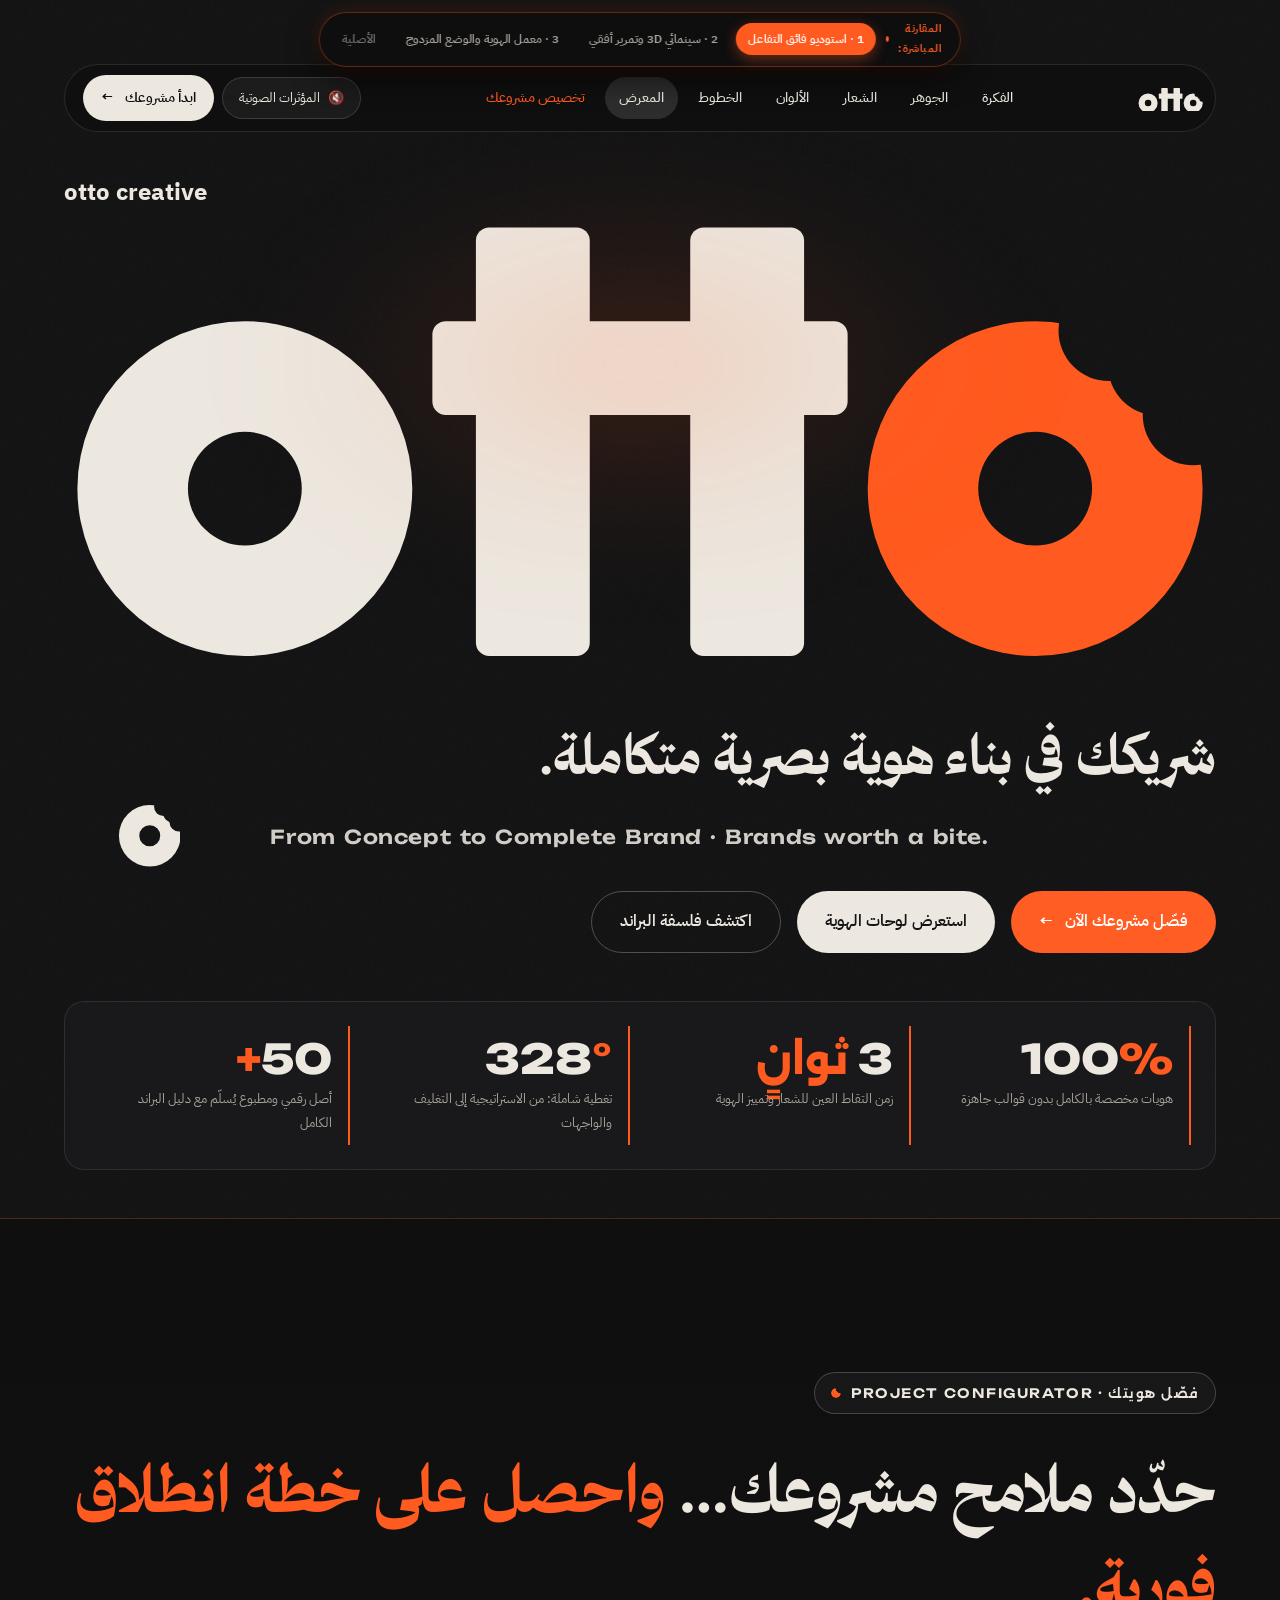
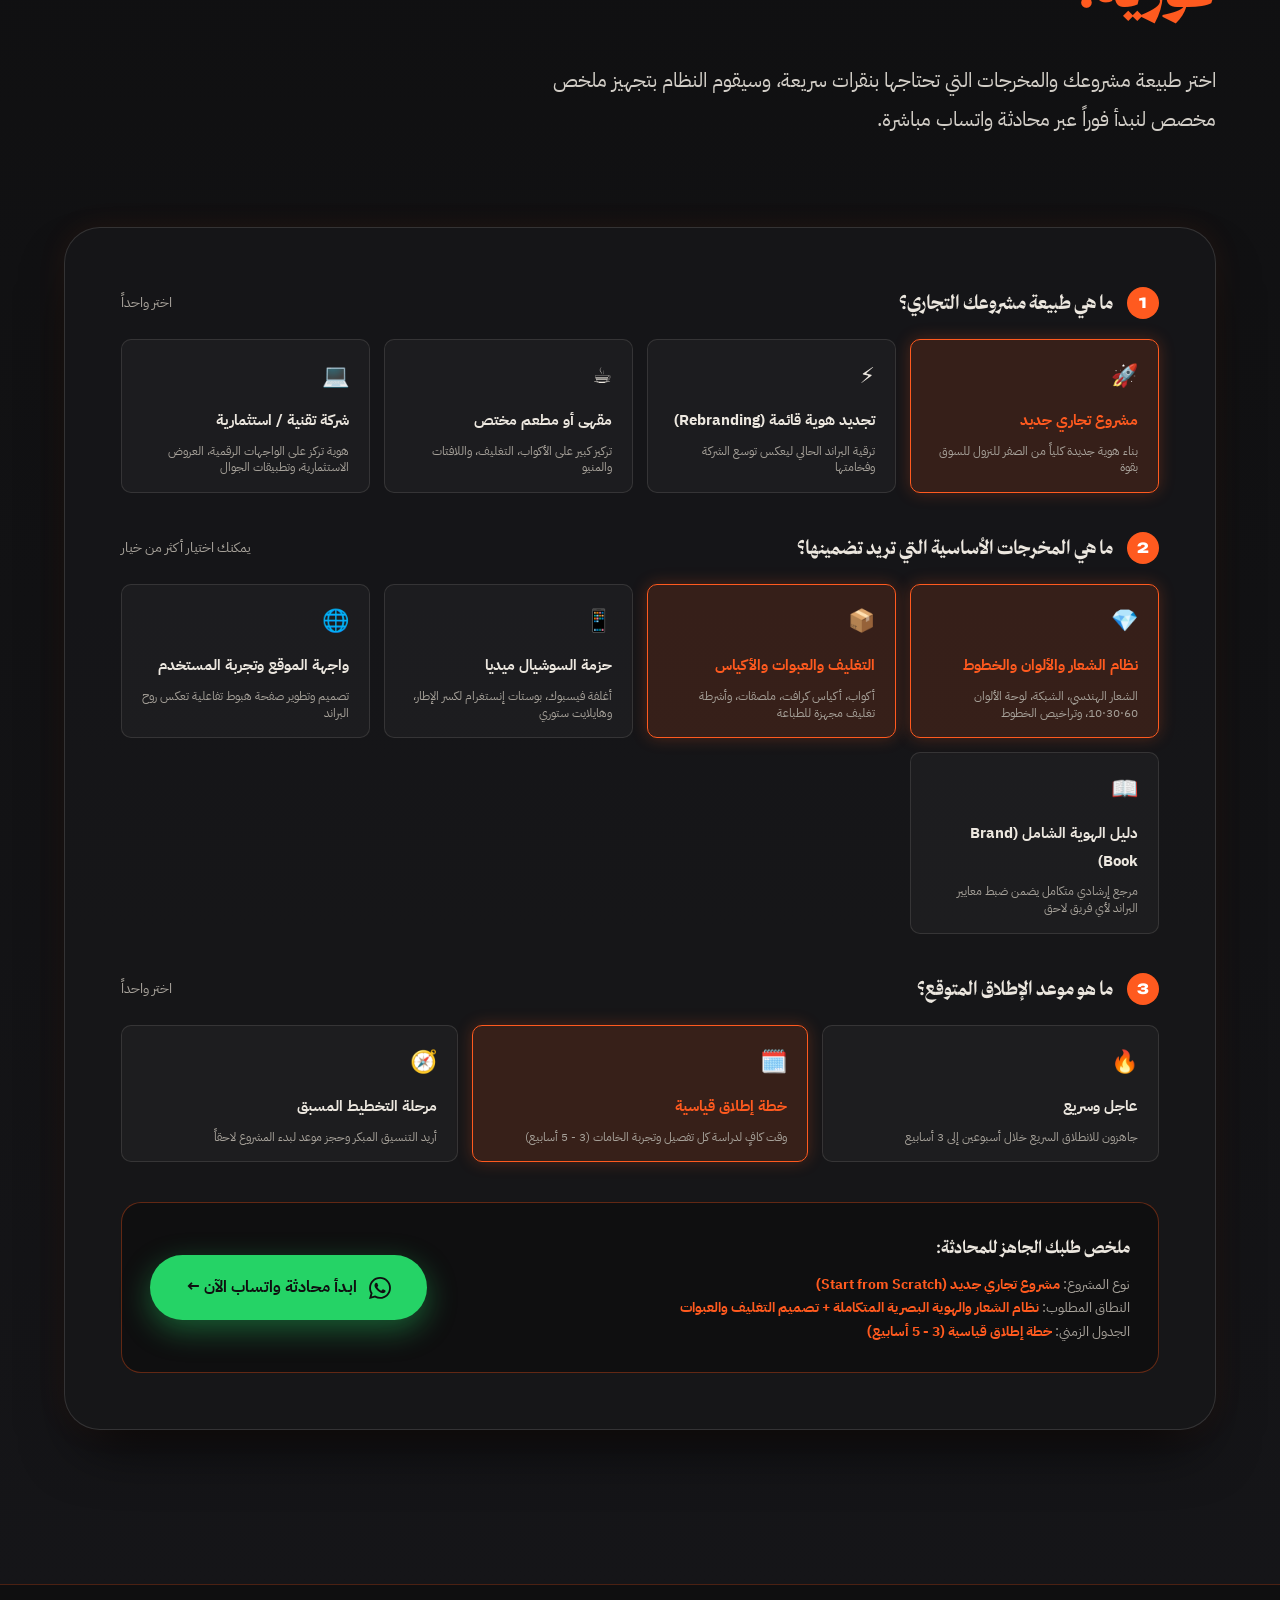
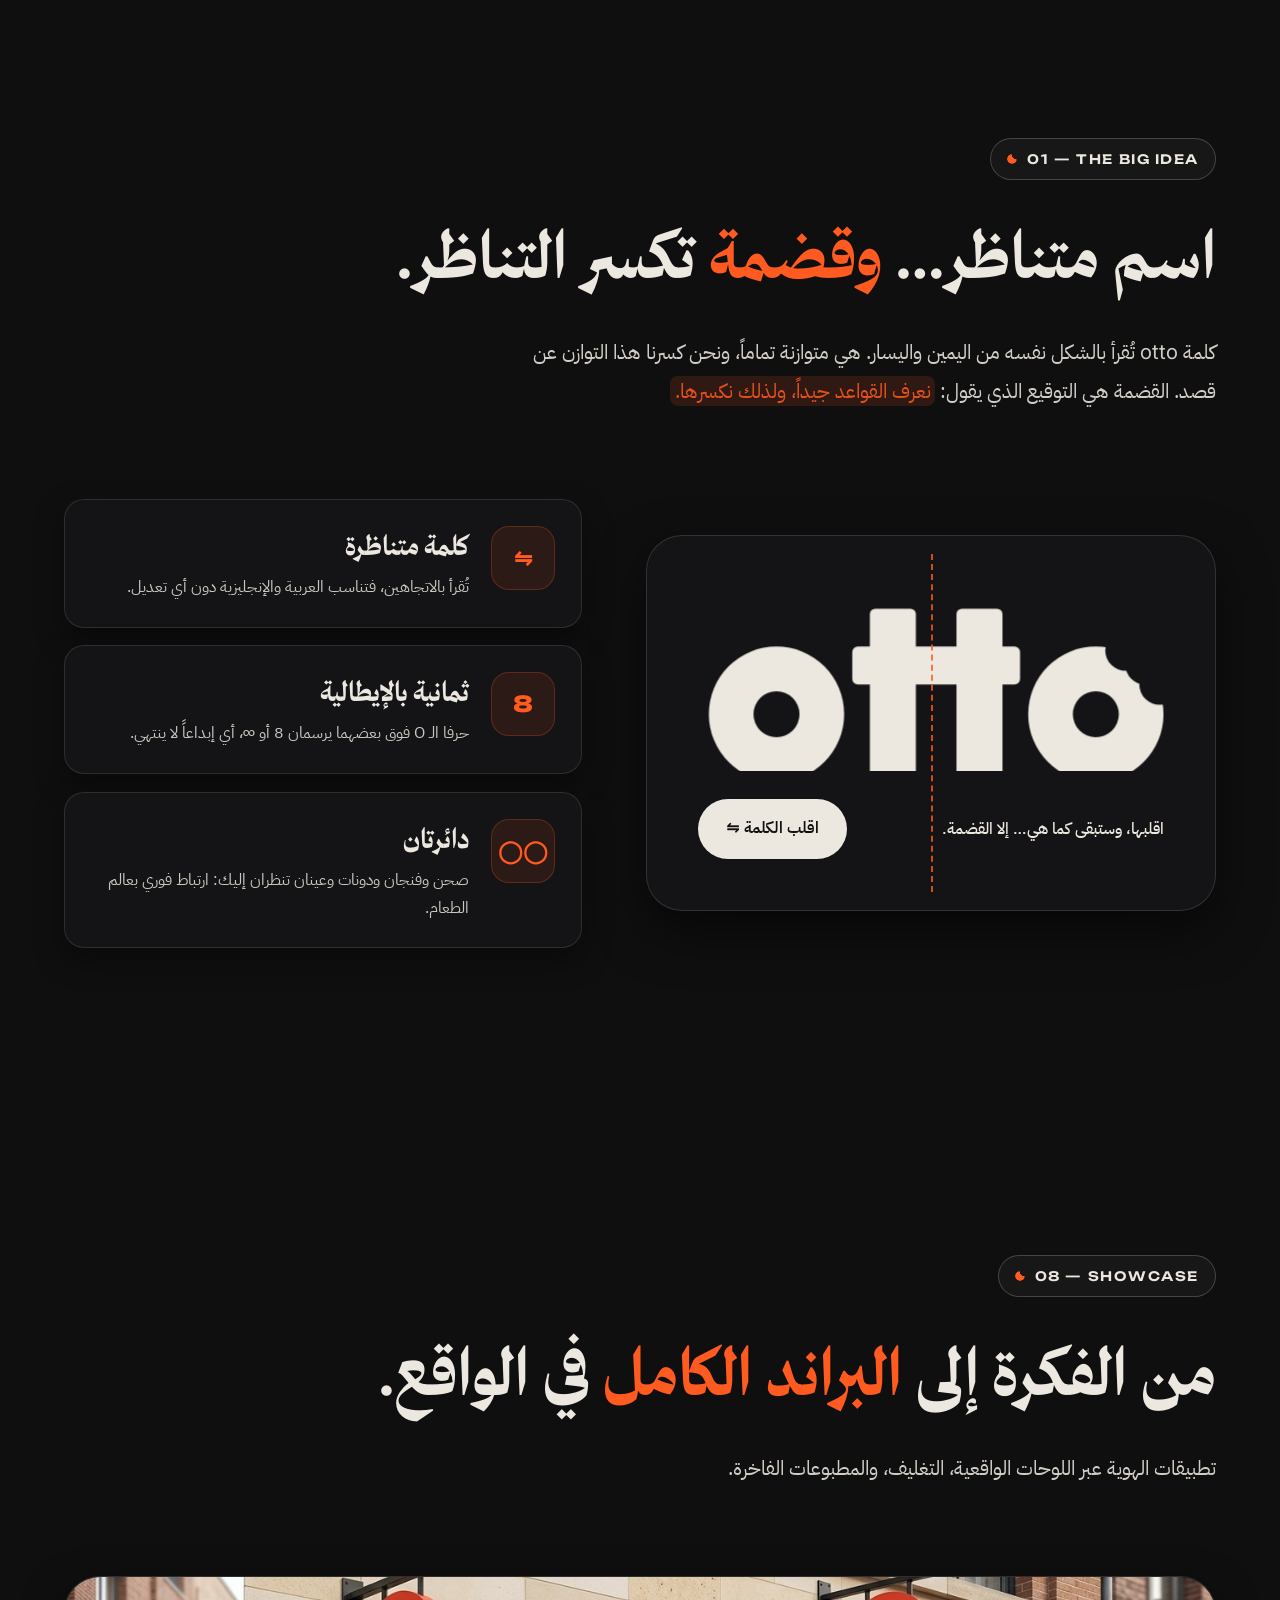
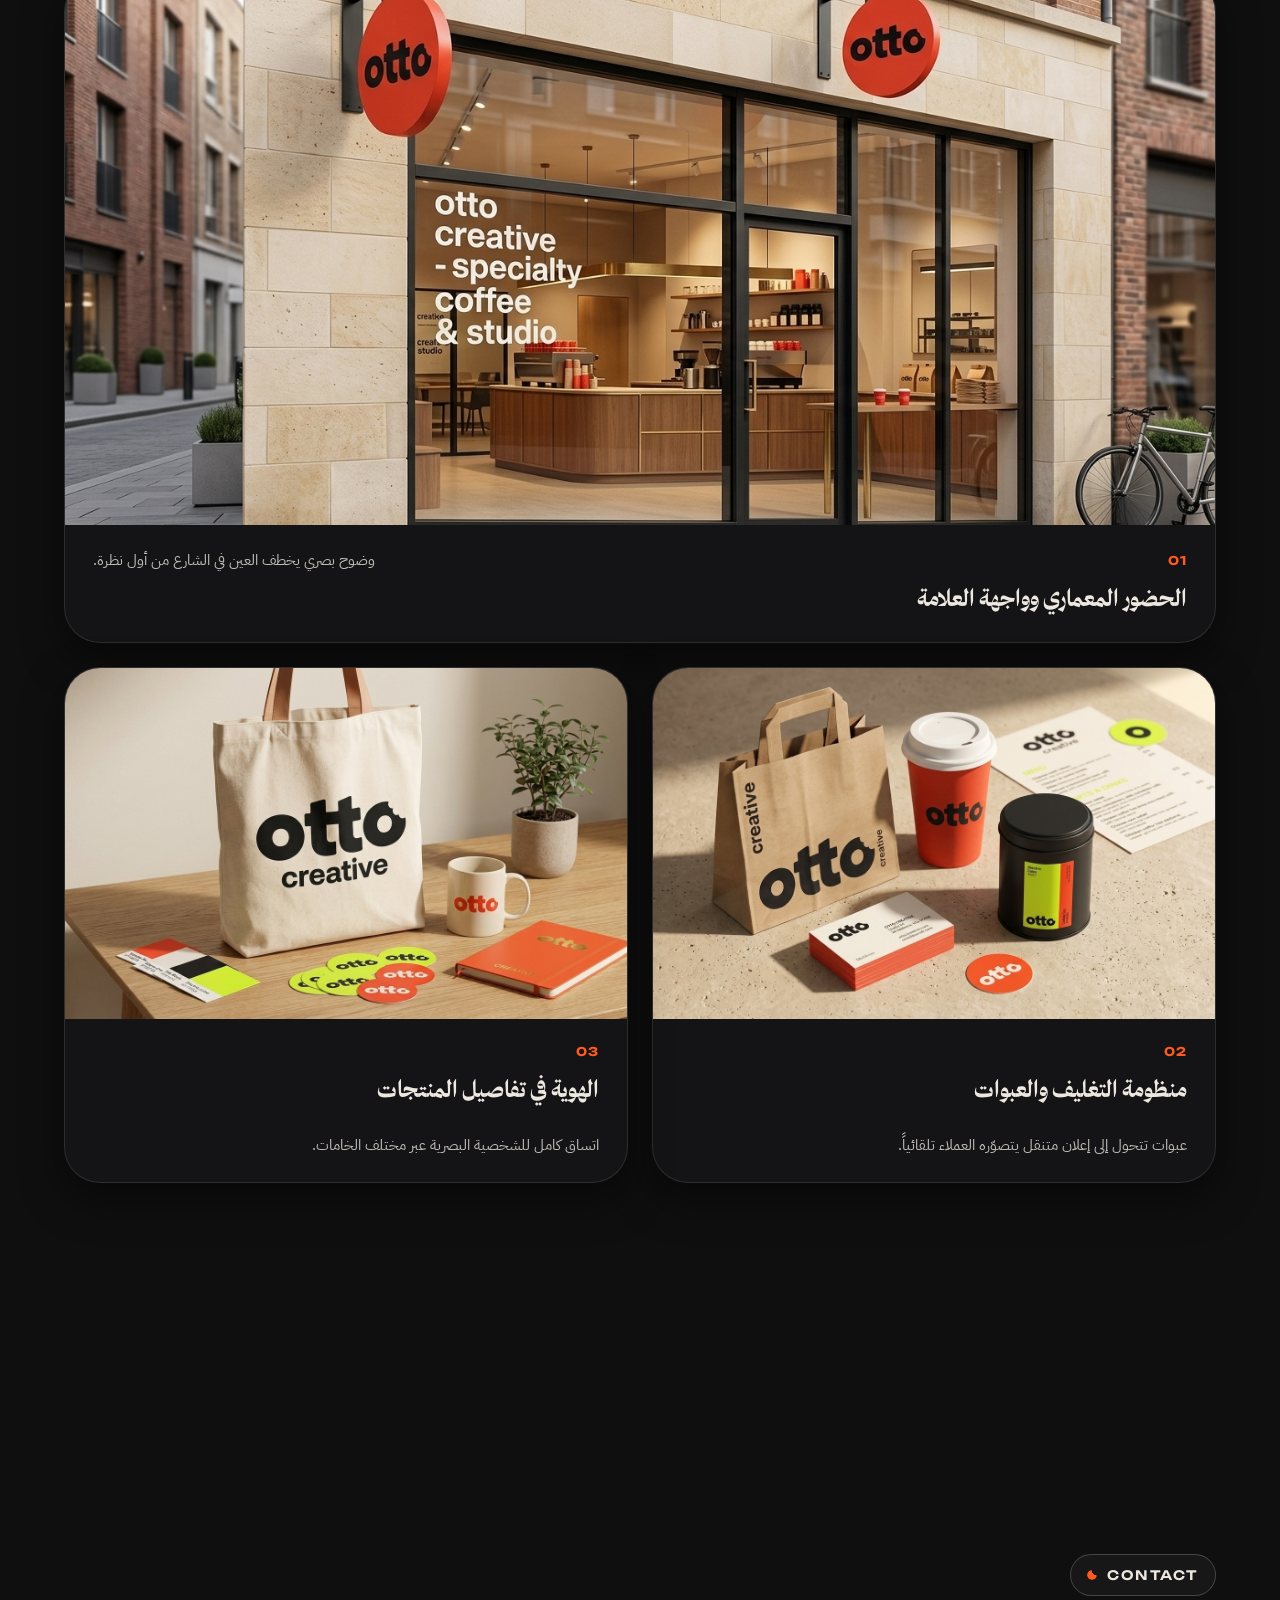
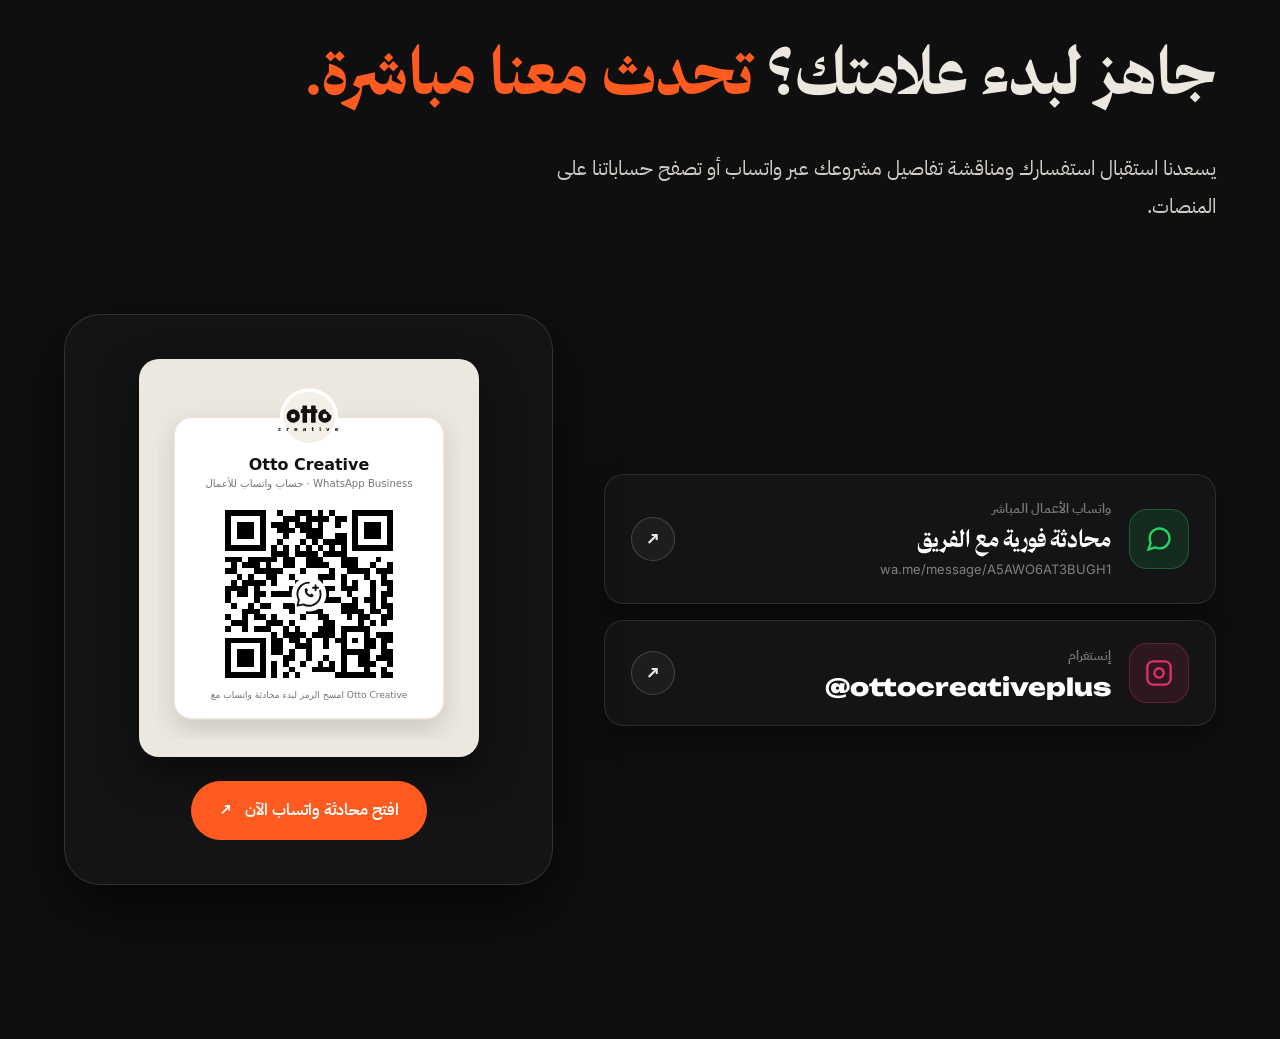
<file: concept-1-supercharge.html>
<!DOCTYPE html>
<html lang="ar" dir="rtl">
<head>
  <!-- Google tag (gtag.js) -->
  <script async src="https://www.googletagmanager.com/gtag/js?id=AW-17512667810"></script>
  <script>
    window.dataLayer = window.dataLayer || [];
    function gtag(){dataLayer.push(arguments);}
    gtag('js', new Date());

    gtag('config', 'AW-17512667810');
  </script>
  <meta charset="UTF-8">
  <meta name="viewport" content="width=device-width, initial-scale=1.0">
  <title>otto creative — المسار 1: استوديو نوار الفائق مع حاسبة الهوية التفاعلية</title>
  <meta name="description" content="المسار 1: استوديو نوار فائق التفاعل مع حركة كينيتية، تجسيم ثلاثي الأبعاد للبطاقات، ومخصص طلبات المشاريع الذكي لواتساب.">
  <meta name="robots" content="noindex, nofollow">
  <meta name="theme-color" content="#0F0F10">

  <link rel="icon" type="image/svg+xml" href="assets/logo/otto-mark.svg">
  <link rel="preconnect" href="https://fonts.googleapis.com">
  <link rel="preconnect" href="https://fonts.gstatic.com" crossorigin>
  <link href="https://fonts.googleapis.com/css2?family=Alexandria:wght@300;400;600;800;900&family=IBM+Plex+Sans+Arabic:wght@300;400;500;600&family=Inter:wght@400;500;600&family=Unbounded:wght@400;600;700;800;900&display=swap" rel="stylesheet">
  <link rel="stylesheet" href="css/concept-1.css">
</head>
<body>

  <!-- ===== Global Switcher Bar for Comparing Concepts ===== -->
  <aside class="concept-switcher-bar" aria-label="شريط المقارنة بين تصاميم الموقع الثلاثة">
    <span class="concept-switcher-bar__label">المقارنة المباشرة:</span>
    <a href="concept-1-supercharge.html" class="is-current">1 · استوديو فائق التفاعل</a>
    <a href="concept-2-cinematic-3d.html">2 · سينمائي 3D وتمرير أفقي</a>
    <a href="concept-3-brand-sandbox.html">3 · معمل الهوية والوضع المزدوج</a>
    <a href="index.html" style="opacity:0.65">الأصلية</a>
  </aside>

  <!-- ===== SVG library ===== -->
  <svg width="0" height="0" style="position:absolute" aria-hidden="true" focusable="false">
    <defs>
      <mask id="m-bite-word" maskUnits="userSpaceOnUse" x="-20" y="-30" width="380" height="170">
        <rect x="-20" y="-30" width="380" height="170" fill="#fff"/>
        <circle cx="333.13" cy="48.03" r="15" fill="#000"/>
        <circle cx="322.77" cy="33.23" r="15" fill="#000"/>
        <circle cx="307.98" cy="22.87" r="15" fill="#000"/>
      </mask>
      <mask id="m-bite-mark" maskUnits="userSpaceOnUse" x="-20" y="-20" width="140" height="140">
        <rect x="-20" y="-20" width="140" height="140" fill="#fff"/>
        <circle cx="97.13" cy="28.03" r="15" fill="#000"/>
        <circle cx="86.77" cy="13.23" r="15" fill="#000"/>
        <circle cx="71.98" cy="2.87" r="15" fill="#000"/>
      </mask>
      <linearGradient id="bad-grad" x1="0" x2="1">
        <stop offset="0" stop-color="#7B2FF7"/><stop offset="1" stop-color="#00C2FF"/>
      </linearGradient>

      <symbol id="otto-word" viewBox="-4 -12 344 136">
        <path fill-rule="evenodd" d="M0,70a50,50 0 1,0 100,0a50,50 0 1,0 -100,0Z M33,70a17,17 0 1,0 34,0a17,17 0 1,0 -34,0Z"/>
        <rect x="119" y="-8" width="34" height="128" rx="4"/>
        <rect x="183" y="-8" width="34" height="128" rx="4"/>
        <rect x="106" y="20" width="124" height="28" rx="4"/>
        <path fill-rule="evenodd" mask="url(#m-bite-word)" d="M236,70a50,50 0 1,0 100,0a50,50 0 1,0 -100,0Z M269,70a17,17 0 1,0 34,0a17,17 0 1,0 -34,0Z"/>
      </symbol>

      <symbol id="otto-mark" viewBox="-4 -4 108 108">
        <path fill-rule="evenodd" mask="url(#m-bite-mark)" d="M0,50a50,50 0 1,0 100,0a50,50 0 1,0 -100,0Z M33,50a17,17 0 1,0 34,0a17,17 0 1,0 -34,0Z"/>
      </symbol>
    </defs>
  </svg>

  <!-- ===== Navigation ===== -->
  <header class="nav" id="nav">
    <a href="#hero" class="nav__brand" id="nav-brand" aria-label="otto creative">
      <svg viewBox="-4 -12 344 136"><use href="#otto-word"/></svg>
    </a>
    <ul class="nav__links" id="nav-links">
      <li><a href="#idea" id="nav-idea">الفكرة</a></li>
      <li><a href="#core" id="nav-core">الجوهر</a></li>
      <li><a href="#logo" id="nav-logo">الشعار</a></li>
      <li><a href="#colors" id="nav-colors">الألوان</a></li>
      <li><a href="#type" id="nav-type">الخطوط</a></li>
      <li><a href="#applications" id="nav-apps">المعرض</a></li>
      <li><a href="#brief-builder" id="nav-builder" style="color:var(--tomato)">تخصيص مشروعك</a></li>
    </ul>
    <div class="nav__actions">
      <button class="sound-toggle-btn" id="sound-toggle" type="button" aria-label="تفعيل الصوت">
        <span>🔇</span> المؤثرات الصوتية
      </button>
      <a href="#brief-builder" class="btn nav__cta" id="nav-cta">ابدأ مشروعك <span class="arrow">←</span></a>
      <button class="nav__toggle" id="nav-toggle" type="button" aria-label="فتح القائمة" aria-expanded="false" aria-controls="nav-links">
        <span></span><span></span><span></span>
      </button>
    </div>
  </header>

  <main>
    <!-- ===== Kinetic Hero ===== -->
    <section class="hero" id="hero">
      <div class="hero__grain"></div>
      <div class="hero__ambient-glow"></div>
      <div class="container">

        <h1 class="hero__logo-wrap" id="hero-logo" title="اضغط لتجربة القضمة التفاعلية والصوت المجهري!">
          <span class="sr-only">otto creative</span>
          <svg class="hero__logo" id="hero-svg" viewBox="-4 -12 344 136" aria-hidden="true">
            <defs>
              <mask id="m-hero-bite" maskUnits="userSpaceOnUse" x="-20" y="-30" width="380" height="170">
                <rect x="-20" y="-30" width="380" height="170" fill="#fff"/>
                <circle cx="307.98" cy="22.87" r="0" fill="#000">
                  <animate class="bite-in" attributeName="r" from="0" to="15" dur=".22s" begin="indefinite" fill="freeze"/>
                  <animate class="bite-out" attributeName="r" to="0" dur=".3s" begin="indefinite" fill="freeze"/>
                </circle>
                <circle cx="322.77" cy="33.23" r="0" fill="#000">
                  <animate class="bite-in" attributeName="r" from="0" to="15" dur=".22s" begin="indefinite" fill="freeze"/>
                  <animate class="bite-out" attributeName="r" to="0" dur=".3s" begin="indefinite" fill="freeze"/>
                </circle>
                <circle cx="333.13" cy="48.03" r="0" fill="#000">
                  <animate class="bite-in" attributeName="r" from="0" to="15" dur=".22s" begin="indefinite" fill="freeze"/>
                  <animate class="bite-out" attributeName="r" to="0" dur=".3s" begin="indefinite" fill="freeze"/>
                </circle>
              </mask>
            </defs>
            <g fill="currentColor">
              <path fill-rule="evenodd" d="M0,70a50,50 0 1,0 100,0a50,50 0 1,0 -100,0Z M33,70a17,17 0 1,0 34,0a17,17 0 1,0 -34,0Z"/>
              <rect x="119" y="-8" width="34" height="128" rx="4"/>
              <rect x="183" y="-8" width="34" height="128" rx="4"/>
              <rect x="106" y="20" width="124" height="28" rx="4"/>
              <path fill-rule="evenodd" mask="url(#m-hero-bite)" d="M236,70a50,50 0 1,0 100,0a50,50 0 1,0 -100,0Z M269,70a17,17 0 1,0 34,0a17,17 0 1,0 -34,0Z"/>
            </g>
          </svg>
          <span class="hero__hint">اضغط على الشعار… وخذ قضمة</span>
        </h1>

        <div class="hero__bottom">
          <div class="reveal">
            <p class="hero__tagline">شريكك في بناء هوية بصرية متكاملة.<span class="lat-display">From Concept to Complete Brand · Brands worth a bite.</span></p>
            <div class="hero__actions">
              <a href="#brief-builder" class="btn btn--accent" id="hero-cta-builder">فصّل مشروعك الآن <span class="arrow">←</span></a>
              <a href="#applications" class="btn" id="hero-cta-portfolio">استعرض لوحات الهوية</a>
              <a href="#idea" class="btn btn--ghost" id="hero-cta-idea">اكتشف فلسفة البراند</a>
            </div>
          </div>
          <div class="badge reveal" aria-hidden="true">
            <svg class="badge__ring" viewBox="0 0 160 160">
              <defs><path id="badge-circle" d="M80,80 m-62,0 a62,62 0 1,1 124,0 a62,62 0 1,1 -124,0"/></defs>
              <text><textPath href="#badge-circle">BRANDS WORTH A BITE • OTTO CREATIVE • </textPath></text>
            </svg>
            <svg class="badge__core" viewBox="-4 -4 108 108"><use href="#otto-mark"/></svg>
          </div>
        </div>

        <!-- Metric Counter Strip -->
        <div class="hero-stats reveal">
          <div class="hero-stat-card">
            <span class="hero-stat-card__num" data-target="100" data-suffix="%">0%</span>
            <span class="hero-stat-card__label">هويات مخصصة بالكامل بدون قوالب جاهزة</span>
          </div>
          <div class="hero-stat-card">
            <span class="hero-stat-card__num" data-target="3" data-suffix=" ثوانٍ">0</span>
            <span class="hero-stat-card__label">زمن التقاط العين للشعار وتمييز الهوية</span>
          </div>
          <div class="hero-stat-card">
            <span class="hero-stat-card__num" data-target="360" data-suffix="°">0°</span>
            <span class="hero-stat-card__label">تغطية شاملة: من الاستراتيجية إلى التغليف والواجهات</span>
          </div>
          <div class="hero-stat-card">
            <span class="hero-stat-card__num" data-target="50" data-suffix="+">0+</span>
            <span class="hero-stat-card__label">أصل رقمي ومطبوع يُسلّم مع دليل البراند الكامل</span>
          </div>
        </div>

      </div>
    </section>

    <!-- ===== Interactive Brief Builder & Lead Configurator (The Star Feature) ===== -->
    <section class="section brief-builder-section" id="brief-builder">
      <div class="container">
        <div class="section-head reveal">
          <span class="eyebrow">Project Configurator · فصّل هويتك</span>
          <h2 class="h-section">حدّد ملامح مشروعك… <span class="hl-tomato">واحصل على خطة انطلاق فورية.</span></h2>
          <p class="lead">اختر طبيعة مشروعك والمخرجات التي تحتاجها بنقرات سريعة، وسيقوم النظام بتجهيز ملخص مخصص لنبدأ فوراً عبر محادثة واتساب مباشرة.</p>
        </div>

        <div class="brief-builder-card reveal">
          <div class="brief-steps">

            <!-- Step 1: Project Type -->
            <div class="brief-step">
              <div class="brief-step__head">
                <span class="brief-step__number">1</span>
                <h3 class="brief-step__title">ما هي طبيعة مشروعك التجاري؟</h3>
                <span class="brief-step__desc">اختر واحداً</span>
              </div>
              <div class="brief-options-grid">
                <label class="brief-option is-selected" data-group="type" data-val="مشروع تجاري جديد (Start from Scratch)">
                  <span class="brief-option__icon">🚀</span>
                  <span class="brief-option__name">مشروع تجاري جديد</span>
                  <span class="brief-option__sub">بناء هوية جديدة كلياً من الصفر للنزول للسوق بقوة</span>
                </label>
                <label class="brief-option" data-group="type" data-val="إعادة بناء وتجديد الهوية (Rebranding)">
                  <span class="brief-option__icon">⚡</span>
                  <span class="brief-option__name">تجديد هوية قائمة (Rebranding)</span>
                  <span class="brief-option__sub">ترقية البراند الحالي ليعكس توسع الشركة وفخامتها</span>
                </label>
                <label class="brief-option" data-group="type" data-val="مقهى أو مطعم مختص (F&B / Hospitality)">
                  <span class="brief-option__icon">☕</span>
                  <span class="brief-option__name">مقهى أو مطعم مختص</span>
                  <span class="brief-option__sub">تركيز كبير على الأكواب، التغليف، واللافتات والمنيو</span>
                </label>
                <label class="brief-option" data-group="type" data-val="شركة تقنية / ناشئة (Tech & Digital)">
                  <span class="brief-option__icon">💻</span>
                  <span class="brief-option__name">شركة تقنية / استثمارية</span>
                  <span class="brief-option__sub">هوية تركز على الواجهات الرقمية، العروض الاستثمارية، وتطبيقات الجوال</span>
                </label>
              </div>
            </div>

            <!-- Step 2: Scope Requirements -->
            <div class="brief-step">
              <div class="brief-step__head">
                <span class="brief-step__number">2</span>
                <h3 class="brief-step__title">ما هي المخرجات الأساسية التي تريد تضمينها؟</h3>
                <span class="brief-step__desc">يمكنك اختيار أكثر من خيار</span>
              </div>
              <div class="brief-options-grid">
                <label class="brief-option is-selected" data-group="scope" data-val="نظام الشعار والهوية البصرية المتكاملة">
                  <span class="brief-option__icon">💎</span>
                  <span class="brief-option__name">نظام الشعار والألوان والخطوط</span>
                  <span class="brief-option__sub">الشعار الهندسي، الشبكة، لوحة الألوان 60·30·10، وتراخيص الخطوط</span>
                </label>
                <label class="brief-option is-selected" data-group="scope" data-val="تصميم التغليف والعبوات">
                  <span class="brief-option__icon">📦</span>
                  <span class="brief-option__name">التغليف والعبوات والأكياس</span>
                  <span class="brief-option__sub">أكواب، أكياس كرافت، ملصقات، وأشرطة تغليف مجهزة للطباعة</span>
                </label>
                <label class="brief-option" data-group="scope" data-val="حضور السوشيال ميديا وقوالب الإطلاق">
                  <span class="brief-option__icon">📱</span>
                  <span class="brief-option__name">حزمة السوشيال ميديا</span>
                  <span class="brief-option__sub">أغلفة فيسبوك، بوستات إنستغرام لكسر الإطار، وهايلايت ستوري</span>
                </label>
                <label class="brief-option" data-group="scope" data-val="تصميم الواجهات والموقع الإلكتروني">
                  <span class="brief-option__icon">🌐</span>
                  <span class="brief-option__name">واجهة الموقع وتجربة المستخدم</span>
                  <span class="brief-option__sub">تصميم وتطوير صفحة هبوط تفاعلية تعكس روح البراند</span>
                </label>
                <label class="brief-option" data-group="scope" data-val="دليل الهوية الشامل (Brand Guidelines PDF)">
                  <span class="brief-option__icon">📖</span>
                  <span class="brief-option__name">دليل الهوية الشامل (Brand Book)</span>
                  <span class="brief-option__sub">مرجع إرشادي متكامل يضمن ضبط معايير البراند لأي فريق لاحق</span>
                </label>
              </div>
            </div>

            <!-- Step 3: Timeline -->
            <div class="brief-step">
              <div class="brief-step__head">
                <span class="brief-step__number">3</span>
                <h3 class="brief-step__title">ما هو موعد الإطلاق المتوقع؟</h3>
                <span class="brief-step__desc">اختر واحداً</span>
              </div>
              <div class="brief-options-grid">
                <label class="brief-option" data-group="timeline" data-val="إطلاق عاجل وسريع (خلال أسبوعين إلى 3 أسابيع)">
                  <span class="brief-option__icon">🔥</span>
                  <span class="brief-option__name">عاجل وسريع</span>
                  <span class="brief-option__sub">جاهزون للانطلاق السريع خلال أسبوعين إلى 3 أسابيع</span>
                </label>
                <label class="brief-option is-selected" data-group="timeline" data-val="خطة إطلاق قياسية متأنية (3 إلى 5 أسابيع)">
                  <span class="brief-option__icon">🗓️</span>
                  <span class="brief-option__name">خطة إطلاق قياسية</span>
                  <span class="brief-option__sub">وقت كافٍ لدراسة كل تفصيل وتجربة الخامات (3 - 5 أسابيع)</span>
                </label>
                <label class="brief-option" data-group="timeline" data-val="مرحلة التخطيط والدراسة (أكثر من شهر)">
                  <span class="brief-option__icon">🧭</span>
                  <span class="brief-option__name">مرحلة التخطيط المسبق</span>
                  <span class="brief-option__sub">أريد التنسيق المبكر وحجز موعد لبدء المشروع لاحقاً</span>
                </label>
              </div>
            </div>

          </div>

          <!-- Live Generated Summary Bar -->
          <div class="brief-summary-box">
            <div>
              <h4 class="brief-summary__title">ملخص طلبك الجاهز للمحادثة:</h4>
              <p class="brief-summary__preview" id="brief-summary-text">
                جاري تحديث ملخصك…
              </p>
            </div>
            <div>
              <a href="https://wa.me/message/A5AWO6AT3BUGH1" target="_blank" rel="noopener noreferrer" class="brief-whatsapp-btn" id="brief-whatsapp-cta">
                <svg viewBox="0 0 24 24"><path d="M.057 24l1.687-6.163c-1.041-1.804-1.588-3.849-1.587-5.946.003-6.556 5.338-11.891 11.893-11.891 3.181.001 6.167 1.24 8.413 3.488 2.245 2.248 3.481 5.236 3.48 8.414-.003 6.557-5.338 11.892-11.893 11.892-1.99-.001-3.951-.5-5.688-1.448l-6.305 1.654zm6.597-3.807c1.676.995 3.276 1.591 5.392 1.592 5.448 0 9.886-4.434 9.889-9.885.002-5.462-4.415-9.89-9.881-9.892-5.452 0-9.887 4.434-9.889 9.884-.001 2.225.651 3.891 1.746 5.634l-.999 3.648 3.742-.981zm11.387-5.464c-.074-.124-.272-.198-.57-.347-.297-.149-1.758-.868-2.031-.967-.272-.099-.47-.149-.669.149-.198.297-.768.967-.941 1.165-.173.198-.347.223-.644.074-.297-.149-1.255-.462-2.39-1.475-.883-.788-1.48-1.761-1.653-2.059-.173-.297-.018-.458.13-.606.134-.133.297-.347.446-.521.151-.172.2-.296.3-.495.099-.198.05-.372-.025-.521-.075-.148-.669-1.611-.916-2.206-.242-.579-.487-.501-.669-.51l-.57-.01c-.198 0-.52.074-.792.372s-1.04 1.016-1.04 2.479 1.065 2.876 1.213 3.074c.149.198 2.095 3.2 5.076 4.487.709.306 1.263.489 1.694.626.712.226 1.36.194 1.872.118.571-.085 1.758-.719 2.006-1.413.248-.695.248-1.29.173-1.414z"/></svg>
                <span>ابدأ محادثة واتساب الآن ←</span>
              </a>
            </div>
          </div>

        </div>
      </div>
    </section>

    <!-- ===== 01 Idea ===== -->
    <section class="section" id="idea">
      <div class="container">
        <div class="section-head reveal">
          <span class="eyebrow">01 — The Big Idea</span>
          <h2 class="h-section">اسم متناظر… <span class="hl-tomato">وقضمة</span> تكسر التناظر.</h2>
          <p class="lead">كلمة <span class="lat">otto</span> تُقرأ بالشكل نفسه من اليمين واليسار. هي متوازنة تماماً، ونحن كسرنا هذا التوازن عن قصد. القضمة هي التوقيع الذي يقول: <span class="hl">نعرف القواعد جيداً، ولذلك نكسرها.</span></p>
        </div>

        <div class="idea-grid">
          <div class="mirror-stage reveal tilt-card">
            <div class="mirror-stage__axis"></div>
            <svg class="mirror-stage__logo" id="mirror-logo" viewBox="-4 -12 344 136" role="img" aria-label="otto"><use href="#otto-word"/></svg>
            <div class="mirror-stage__foot">
              <p class="mirror-stage__caption" id="mirror-caption">اقلبها، وستبقى كما هي… إلا القضمة.</p>
              <button class="btn" id="flip-btn" type="button">اقلب الكلمة ⇋</button>
            </div>
          </div>

          <div class="facts">
            <article class="fact reveal tilt-card">
              <div class="fact__icon">⇋</div>
              <div><h3 class="h-card">كلمة متناظرة</h3><p>تُقرأ بالاتجاهين، فتناسب العربية والإنجليزية دون أي تعديل.</p></div>
            </article>
            <article class="fact reveal tilt-card" style="--d:.15s">
              <div class="fact__icon">8</div>
              <div><h3 class="h-card">ثمانية بالإيطالية</h3><p>حرفا الـ O فوق بعضهما يرسمان 8 أو ∞، أي إبداعاً لا ينتهي.</p></div>
            </article>
            <article class="fact reveal tilt-card" style="--d:.25s">
              <div class="fact__icon">◯◯</div>
              <div><h3 class="h-card">دائرتان</h3><p>صحن وفنجان ودونات وعينان تنظران إليك: ارتباط فوري بعالم الطعام.</p></div>
            </article>
          </div>
        </div>
      </div>
    </section>

    <!-- ===== 08 Applications & Showcase ===== -->
    <section class="section" id="applications">
      <div class="container">
        <div class="section-head reveal">
          <span class="eyebrow">08 — Showcase</span>
          <h2 class="h-section">من الفكرة إلى <span class="hl-tomato">البراند الكامل</span> في الواقع.</h2>
          <p class="lead">تطبيقات الهوية عبر اللوحات الواقعية، التغليف، والمطبوعات الفاخرة.</p>
        </div>

        <div class="behance-grid" id="behance-grid">
          <figure class="board board--wide reveal tilt-card" data-cat="physical" data-full="assets/images/mockup-storefront.jpg" data-title="الحضور المعماري وواجهة العلامة">
            <div class="board__media">
              <img src="assets/images/mockup-storefront.jpg" alt="تطبيق هوية otto creative على واجهة المتجر" loading="lazy">
              <span class="board__zoom">⤢ عرض اللوحة</span>
            </div>
            <figcaption class="board__meta">
              <div><span class="board__num">01</span><h4>الحضور المعماري وواجهة العلامة</h4></div>
              <p>وضوح بصري يخطف العين في الشارع من أول نظرة.</p>
            </figcaption>
          </figure>

          <figure class="board reveal tilt-card" data-cat="physical" data-full="assets/images/mockup-packaging.jpg" data-title="منظومة التغليف والعبوات">
            <div class="board__media">
              <img src="assets/images/mockup-packaging.jpg" alt="نظام التغليف والعبوات" loading="lazy">
              <span class="board__zoom">⤢ عرض اللوحة</span>
            </div>
            <figcaption class="board__meta">
              <div><span class="board__num">02</span><h4>منظومة التغليف والعبوات</h4></div>
              <p>عبوات تتحول إلى إعلان متنقل يتصوّره العملاء تلقائياً.</p>
            </figcaption>
          </figure>

          <figure class="board reveal tilt-card" data-cat="physical" data-full="assets/images/mockup-lifestyle.jpg" data-title="الهوية في الحياة اليومية">
            <div class="board__media">
              <img src="assets/images/mockup-lifestyle.jpg" alt="تطبيقات الهوية في الحياة اليومية" loading="lazy">
              <span class="board__zoom">⤢ عرض اللوحة</span>
            </div>
            <figcaption class="board__meta">
              <div><span class="board__num">03</span><h4>الهوية في تفاصيل المنتجات</h4></div>
              <p>اتساق كامل للشخصية البصرية عبر مختلف الخامات.</p>
            </figcaption>
          </figure>
        </div>

      </div>
    </section>

    <!-- ===== Contact Section ===== -->
    <section class="section" id="contact">
      <div class="container">
        <div class="section-head reveal">
          <span class="eyebrow">Contact</span>
          <h2 class="h-section">جاهز لبدء علامتك؟ <span class="hl-tomato">تحدث معنا مباشرة.</span></h2>
          <p class="lead">يسعدنا استقبال استفسارك ومناقشة تفاصيل مشروعك عبر واتساب أو تصفح حساباتنا على المنصات.</p>
        </div>

        <div class="contact-grid">
          <div class="social-cards">
            <a class="social-card social-card--whatsapp reveal tilt-card" href="https://wa.me/message/A5AWO6AT3BUGH1" target="_blank" rel="noopener noreferrer">
              <div class="social-card__icon">
                <svg viewBox="0 0 24 24" fill="none" stroke="currentColor" stroke-width="2"><path d="M21 11.5a8.38 8.38 0 0 1-.9 3.8 8.5 8.5 0 0 1-7.6 4.7 8.38 8.38 0 0 1-3.8-.9L3 21l1.9-5.7a8.38 8.38 0 0 1-.9-3.8 8.5 8.5 0 0 1 4.7-7.6 8.38 8.38 0 0 1 3.8-.9h.5a8.48 8.48 0 0 1 8 8v.5z"/></svg>
              </div>
              <div class="social-card__body">
                <span class="social-card__label">واتساب الأعمال المباشر</span>
                <strong class="social-card__handle">محادثة فورية مع الفريق</strong>
                <span class="social-card__url lat">wa.me/message/A5AWO6AT3BUGH1</span>
              </div>
              <span class="social-card__arrow">↗</span>
            </a>
            <a class="social-card social-card--instagram reveal tilt-card" href="https://www.instagram.com/ottocreativeplus/" target="_blank" rel="noopener noreferrer">
              <div class="social-card__icon">
                <svg viewBox="0 0 24 24" fill="none" stroke="currentColor" stroke-width="2"><rect x="2" y="2" width="20" height="20" rx="5" ry="5"/><path d="M16 11.37A4 4 0 1 1 12.63 8 4 4 0 0 1 16 11.37z"/><line x1="17.5" y1="6.5" x2="17.51" y2="6.5"/></svg>
              </div>
              <div class="social-card__body">
                <span class="social-card__label">إنستغرام</span>
                <strong class="social-card__handle lat">@ottocreativeplus</strong>
              </div>
              <span class="social-card__arrow">↗</span>
            </a>
          </div>

          <div class="qr-showcase reveal tilt-card">
            <a href="https://wa.me/message/A5AWO6AT3BUGH1" target="_blank" rel="noopener noreferrer" class="qr-showcase__card">
              <img src="assets/images/whatsapp-qr.svg" alt="باركود واتساب الأعمال">
            </a>
            <div class="qr-showcase__actions">
              <a href="https://wa.me/message/A5AWO6AT3BUGH1" target="_blank" rel="noopener noreferrer" class="btn btn--accent">افتح محادثة واتساب الآن <span class="arrow">↗</span></a>
            </div>
          </div>
        </div>
      </div>
    </section>

  </main>

  <script src="js/main.js"></script>
  <script src="js/concept-1.js"></script>
</body>
</html>
</file>
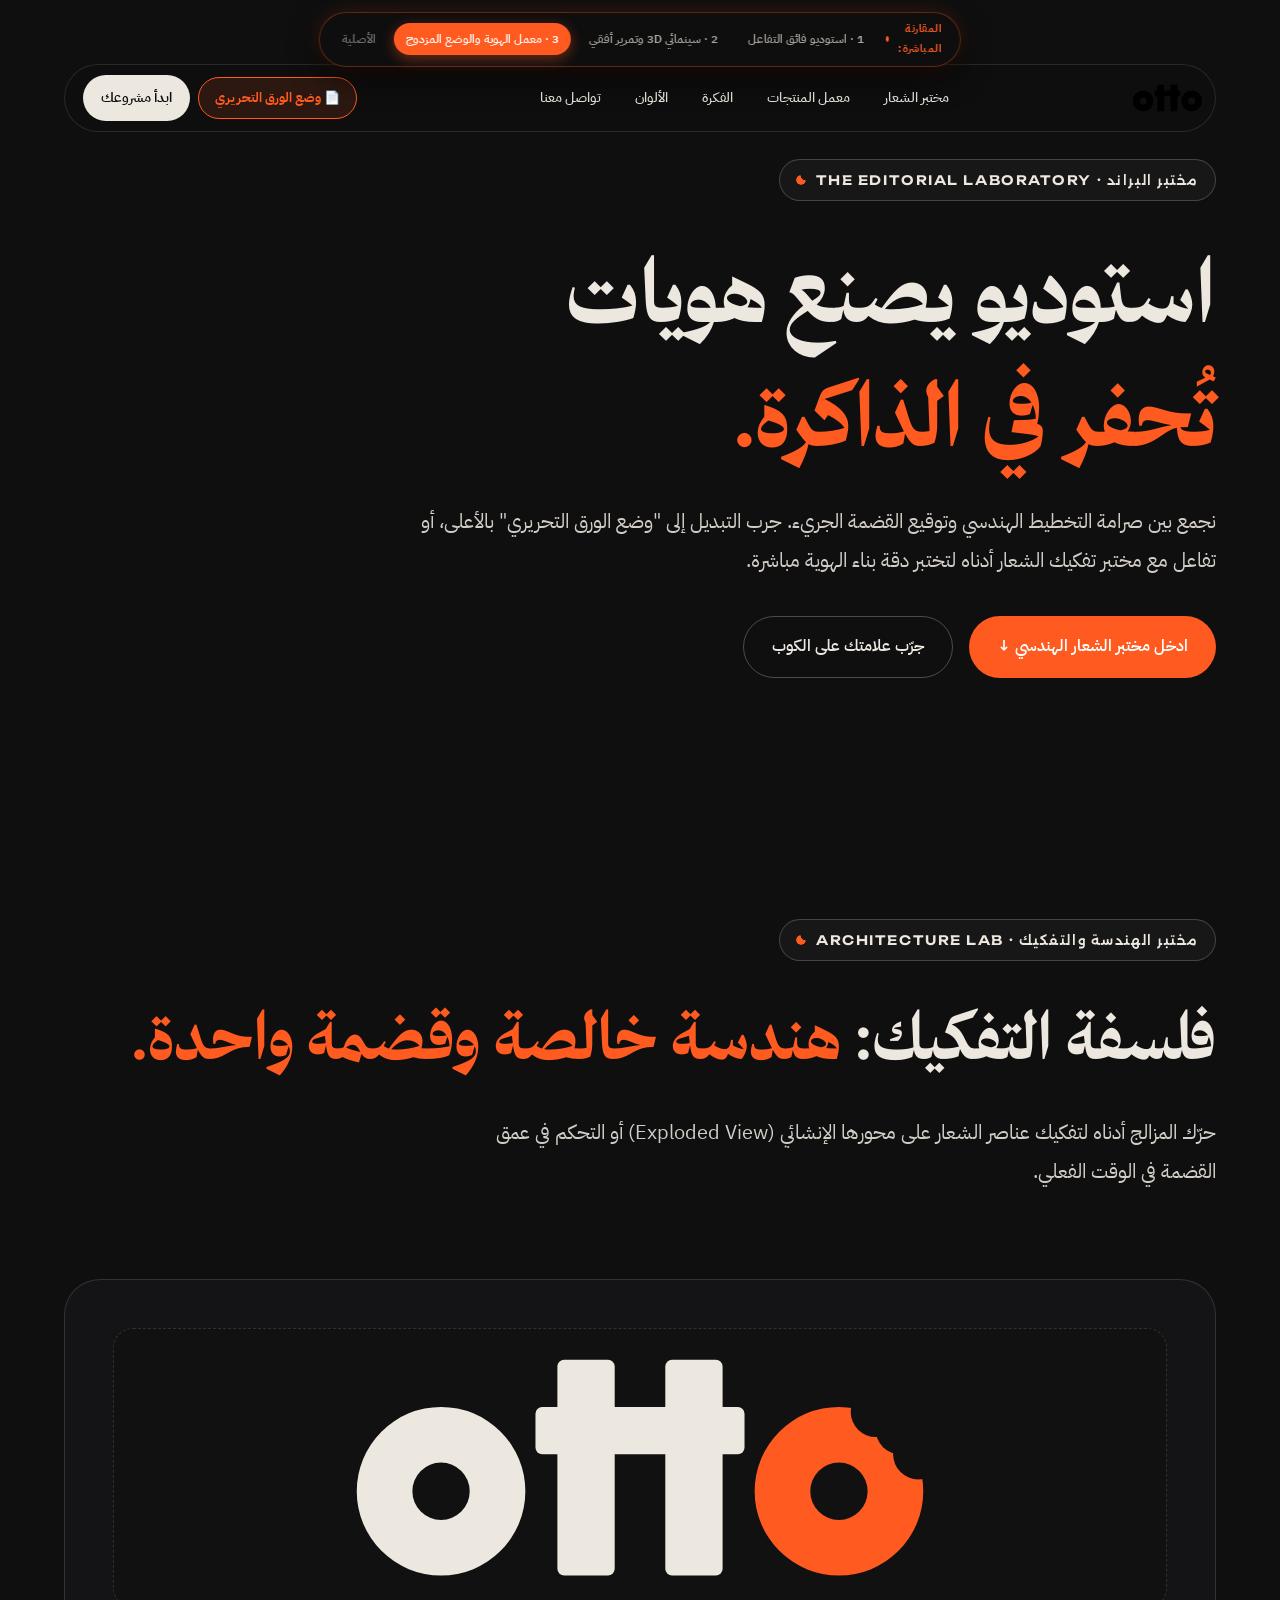
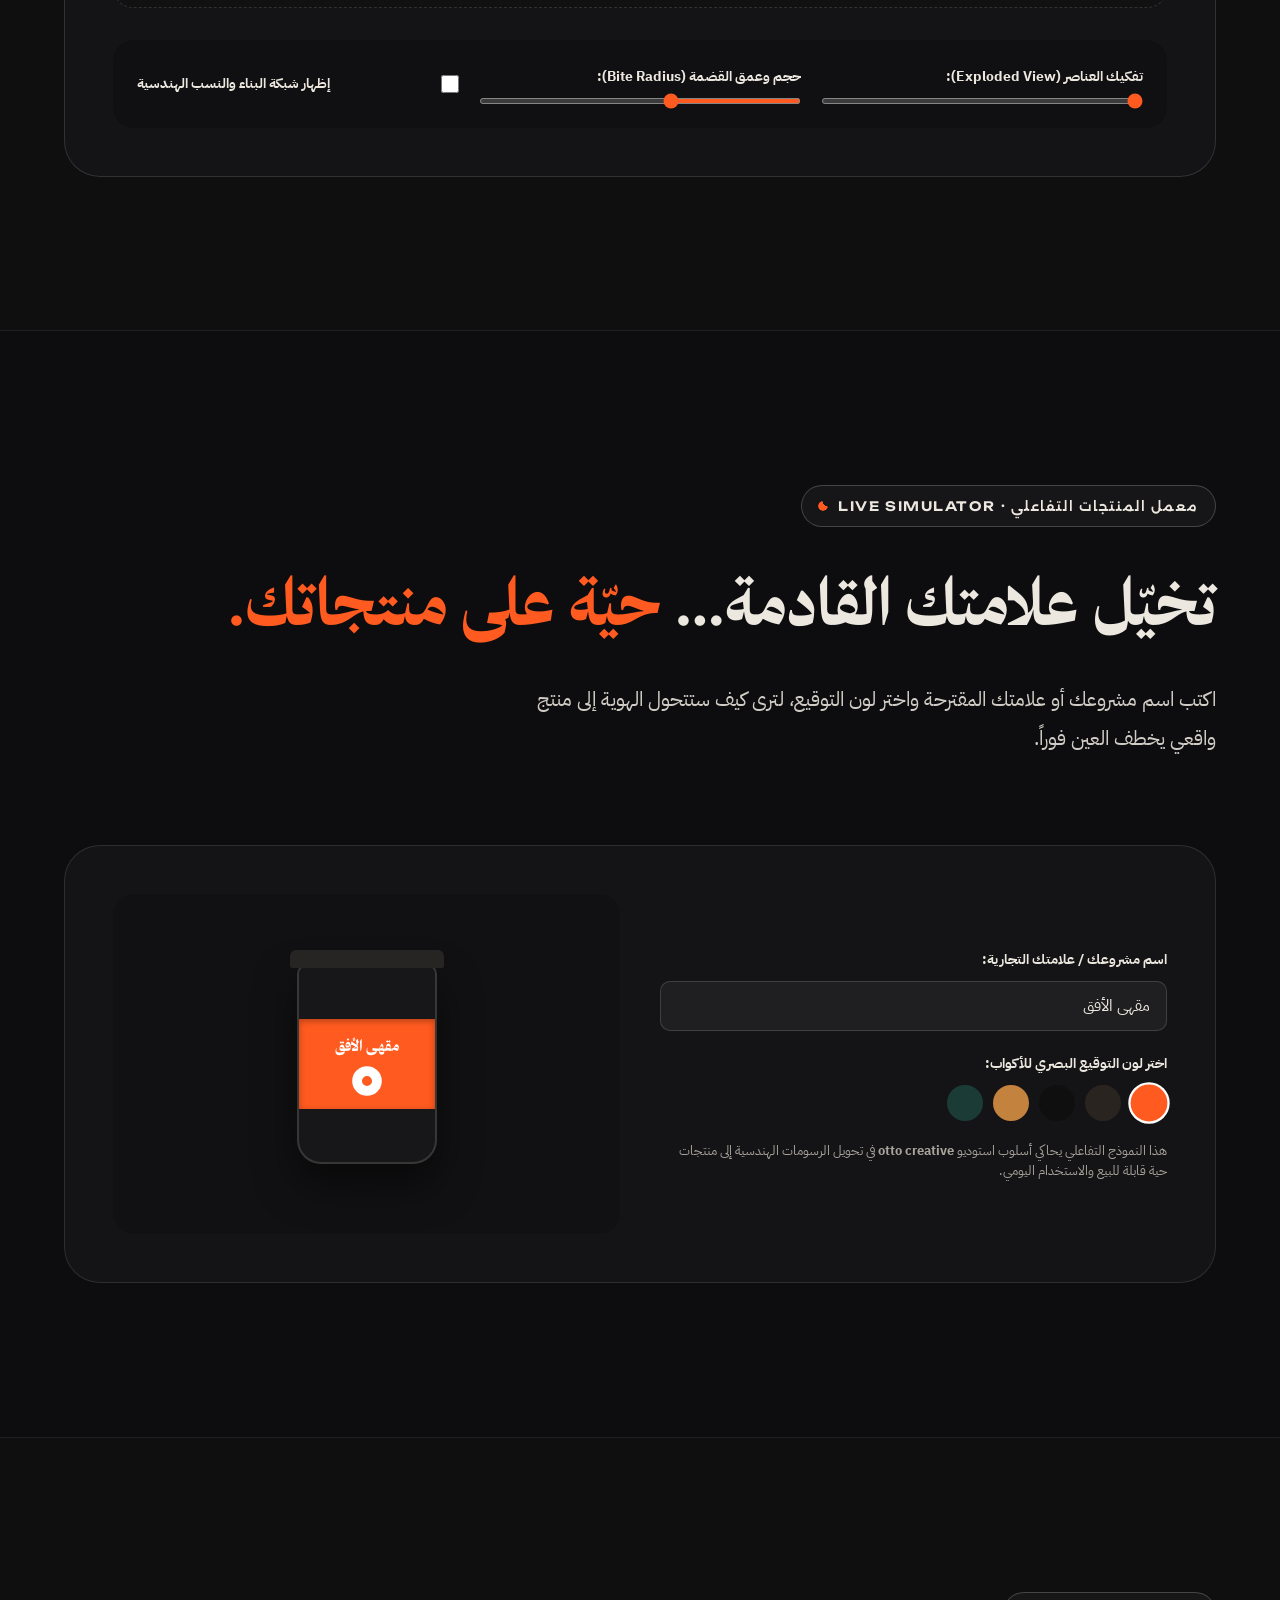
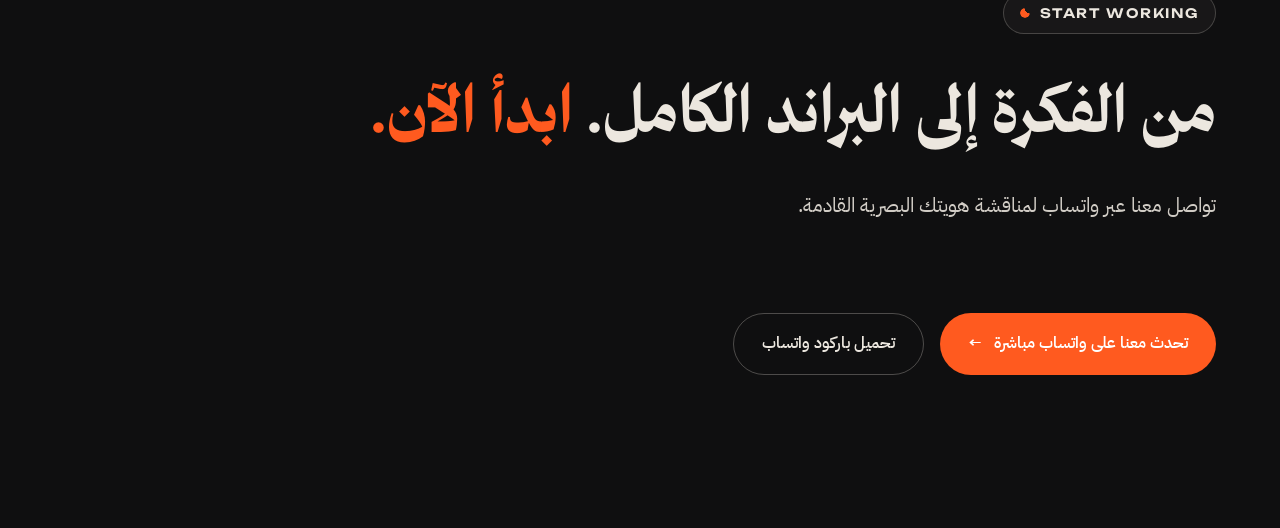
<file: concept-3-brand-sandbox.html>
<!DOCTYPE html>
<html lang="ar" dir="rtl">
<head>
  <!-- Google tag (gtag.js) -->
  <script async src="https://www.googletagmanager.com/gtag/js?id=AW-17512667810"></script>
  <script>
    window.dataLayer = window.dataLayer || [];
    function gtag(){dataLayer.push(arguments);}
    gtag('js', new Date());

    gtag('config', 'AW-17512667810');
  </script>
  <meta charset="UTF-8">
  <meta name="viewport" content="width=device-width, initial-scale=1.0">
  <title>otto creative — المسار 3: معمل الهوية الحي والوضع المزدوج</title>
  <meta name="description" content="المسار 3: وضع الورق التحريري المزدوج (Editorial Dual Mode)، مختبر تفكيك الشعار الهندسي، وتجربة المنتجات المخصصة الحية.">
  <meta name="robots" content="noindex, nofollow">
  <meta name="theme-color" content="#0F0F10">

  <link rel="icon" type="image/svg+xml" href="assets/logo/otto-mark.svg">
  <link rel="preconnect" href="https://fonts.googleapis.com">
  <link rel="preconnect" href="https://fonts.gstatic.com" crossorigin>
  <link href="https://fonts.googleapis.com/css2?family=Alexandria:wght@300;400;600;800;900&family=IBM+Plex+Sans+Arabic:wght@300;400;500;600&family=Inter:wght@400;500;600&family=Unbounded:wght@400;600;700;800;900&display=swap" rel="stylesheet">
  <link rel="stylesheet" href="css/concept-3.css">
</head>
<body>

  <!-- ===== Global Switcher Bar ===== -->
  <aside class="concept-switcher-bar" aria-label="شريط المقارنة بين تصاميم الموقع الثلاثة">
    <span class="concept-switcher-bar__label">المقارنة المباشرة:</span>
    <a href="concept-1-supercharge.html">1 · استوديو فائق التفاعل</a>
    <a href="concept-2-cinematic-3d.html">2 · سينمائي 3D وتمرير أفقي</a>
    <a href="concept-3-brand-sandbox.html" class="is-current">3 · معمل الهوية والوضع المزدوج</a>
    <a href="index.html" style="opacity:0.65">الأصلية</a>
  </aside>

  <!-- ===== Navigation ===== -->
  <header class="nav" id="nav">
    <a href="#hero" class="nav__brand" id="nav-brand">
      <svg viewBox="-4 -12 344 136" style="height:28px"><path fill-rule="evenodd" d="M0,70a50,50 0 1,0 100,0a50,50 0 1,0 -100,0Z M33,70a17,17 0 1,0 34,0a17,17 0 1,0 -34,0Z"/><rect x="119" y="-8" width="34" height="128" rx="4"/><rect x="183" y="-8" width="34" height="128" rx="4"/><rect x="106" y="20" width="124" height="28" rx="4"/><path fill-rule="evenodd" d="M236,70a50,50 0 1,0 100,0a50,50 0 1,0 -100,0Z M269,70a17,17 0 1,0 34,0a17,17 0 1,0 -34,0Z"/></svg>
    </a>
    <ul class="nav__links" id="nav-links">
      <li><a href="#logo-lab">مختبر الشعار</a></li>
      <li><a href="#mockup-lab">معمل المنتجات</a></li>
      <li><a href="#idea">الفكرة</a></li>
      <li><a href="#colors">الألوان</a></li>
      <li><a href="#contact">تواصل معنا</a></li>
    </ul>
    <div class="nav__actions">
      <!-- Dual Mode Button -->
      <button class="theme-mode-btn" id="theme-toggle-btn" type="button" aria-label="تبديل وضع الورق التحريري">
        📄 وضع الورق التحريري
      </button>
      <a href="#contact" class="btn nav__cta">ابدأ مشروعك</a>
    </div>
  </header>

  <main>
    <!-- ===== Editorial Hero ===== -->
    <section class="hero" id="hero">
      <div class="container">
        <div class="reveal">
          <span class="eyebrow">The Editorial Laboratory · مختبر البراند</span>
          <h1 class="h-display" style="margin-bottom:24px">
            استوديو يصنع هويات<br>
            <span class="hl-tomato">تُحفر في الذاكرة.</span>
          </h1>
          <p class="lead" style="max-width:68ch">
            نجمع بين صرامة التخطيط الهندسي وتوقيع القضمة الجريء. جرب التبديل إلى "وضع الورق التحريري" بالأعلى، أو تفاعل مع مختبر تفكيك الشعار أدناه لتختبر دقة بناء الهوية مباشرة.
          </p>
          <div class="hero__actions" style="margin-top:36px">
            <a href="#logo-lab" class="btn btn--accent">ادخل مختبر الشعار الهندسي ↓</a>
            <a href="#mockup-lab" class="btn btn--ghost">جرّب علامتك على الكوب</a>
          </div>
        </div>
      </div>
    </section>

    <!-- ===== 1. Interactive Logo Architecture Lab ===== -->
    <section class="section" id="logo-lab">
      <div class="container">
        <div class="section-head">
          <span class="eyebrow">Architecture Lab · مختبر الهندسة والتفكيك</span>
          <h2 class="h-section">فلسفة التفكيك: <span class="hl-tomato">هندسة خالصة وقضمة واحدة.</span></h2>
          <p class="lead">حرّك المزالج أدناه لتفكيك عناصر الشعار على محورها الإنشائي (Exploded View) أو التحكم في عمق القضمة في الوقت الفعلي.</p>
        </div>

        <div class="logo-lab-stage">
          <!-- Live Interactive SVG Logo -->
          <div class="logo-lab-display">
            <svg class="logo-lab-svg" viewBox="-4 -12 344 136">
              <defs>
                <mask id="m-lab-bite" maskUnits="userSpaceOnUse" x="-20" y="-30" width="380" height="170">
                  <rect x="-20" y="-30" width="380" height="170" fill="#fff"/>
                  <circle cx="333.13" cy="48.03" r="15" fill="#000"/>
                  <circle cx="322.77" cy="33.23" r="15" fill="#000"/>
                  <circle cx="307.98" cy="22.87" r="15" fill="#000"/>
                </mask>
              </defs>

              <!-- CAD Grid Lines Overlay -->
              <g id="lab-grid-lines" stroke="rgba(255, 90, 31, 0.45)" stroke-width="0.8" stroke-dasharray="2 2" fill="none" style="opacity:0; transition:opacity 0.3s">
                <line x1="-4" x2="340" y1="120" y2="120"/>
                <line x1="-4" x2="340" y1="20" y2="20"/>
                <line x1="-4" x2="340" y1="70" y2="70"/>
                <line x1="168" x2="168" y1="-12" y2="124"/>
                <circle cx="50" cy="70" r="50"/>
                <circle cx="286" cy="70" r="50"/>
              </g>

              <!-- Logo Parts with dynamic transforms -->
              <g fill="currentColor">
                <!-- First 'O' -->
                <path id="lab-o1" style="transition:transform 0.15s ease-out; transform-origin:center;" fill-rule="evenodd" d="M0,70a50,50 0 1,0 100,0a50,50 0 1,0 -100,0Z M33,70a17,17 0 1,0 34,0a17,17 0 1,0 -34,0Z"/>
                <!-- First 'T' stem -->
                <rect id="lab-t1" style="transition:transform 0.15s ease-out;" x="119" y="-8" width="34" height="128" rx="4"/>
                <!-- Second 'T' stem -->
                <rect id="lab-t2" style="transition:transform 0.15s ease-out;" x="183" y="-8" width="34" height="128" rx="4"/>
                <!-- Crossbar -->
                <rect id="lab-bar" style="transition:transform 0.15s ease-out; transform-origin: 168px 34px;" x="106" y="20" width="124" height="28" rx="4"/>
                <!-- Second 'O' with Bite -->
                <path id="lab-o2" style="transition:transform 0.15s ease-out; transform-origin:center; fill:var(--tomato);" fill-rule="evenodd" mask="url(#m-lab-bite)" d="M236,70a50,50 0 1,0 100,0a50,50 0 1,0 -100,0Z M269,70a17,17 0 1,0 34,0a17,17 0 1,0 -34,0Z"/>
              </g>
            </svg>
          </div>

          <!-- Controls Panel -->
          <div class="logo-lab-controls">
            <div class="control-item">
              <label>تفكيك العناصر (Exploded View):</label>
              <input type="range" id="lab-explode" min="0" max="3" step="0.05" value="0">
            </div>
            <div class="control-item">
              <label>حجم وعمق القضمة (Bite Radius):</label>
              <input type="range" id="lab-bite" min="5" max="30" step="1" value="15">
            </div>
            <div class="control-item" style="justify-content:center">
              <label style="cursor:pointer; display:flex; align-items:center; gap:8px;">
                <input type="checkbox" id="lab-grid-toggle" style="width:18px;height:18px;accent-color:var(--tomato)">
                <span>إظهار شبكة البناء والنسب الهندسية</span>
              </label>
            </div>
          </div>
        </div>
      </div>
    </section>

    <!-- ===== 2. Live Custom Mockup Simulator ===== -->
    <section class="section section--ink" id="mockup-lab">
      <div class="container">
        <div class="section-head">
          <span class="eyebrow">Live Simulator · معمل المنتجات التفاعلي</span>
          <h2 class="h-section">تخيّل علامتك القادمة… <span class="hl-tomato">حيّة على منتجاتك.</span></h2>
          <p class="lead">اكتب اسم مشروعك أو علامتك المقترحة واختر لون التوقيع، لترى كيف ستتحول الهوية إلى منتج واقعي يخطف العين فوراً.</p>
        </div>

        <div class="mockup-sandbox">
          <!-- Controls Form -->
          <div class="mockup-controls-form">
            <div class="mockup-input-group">
              <label for="mockup-brand-name">اسم مشروعك / علامتك التجارية:</label>
              <input type="text" id="mockup-brand-name" placeholder="اكتب اسم علامتك هنا…" value="مقهى الأفق">
            </div>

            <div class="mockup-input-group">
              <label>اختر لون التوقيع البصري للأكواب:</label>
              <div class="color-swatches-pick">
                <button type="button" class="color-swatch-opt is-active" style="background:#FF5A1F" data-color="#FF5A1F" aria-label="Radiant Ember"></button>
                <button type="button" class="color-swatch-opt" style="background:#2A2420" data-color="#2A2420" aria-label="Smoked Kraft"></button>
                <button type="button" class="color-swatch-opt" style="background:#0F0F10" data-color="#0F0F10" aria-label="Obsidian Noir"></button>
                <button type="button" class="color-swatch-opt" style="background:#C4823F" data-color="#C4823F" aria-label="Golden Ochre"></button>
                <button type="button" class="color-swatch-opt" style="background:#1B3B36" data-color="#1B3B36" aria-label="Emerald Noir"></button>
              </div>
            </div>

            <p style="font-size:13px; color:var(--ink-soft); line-height:1.6">
              هذا النموذج التفاعلي يحاكي أسلوب استوديو <b>otto creative</b> في تحويل الرسومات الهندسية إلى منتجات حية قابلة للبيع والاستخدام اليومي.
            </p>
          </div>

          <!-- Cup Preview Area -->
          <div class="mockup-preview-area">
            <div class="simulated-cup">
              <div class="simulated-cup__lid"></div>
              <div class="simulated-cup__sleeve">
                <span class="simulated-cup__text">مقهى الأفق</span>
                <svg class="simulated-cup__mark" viewBox="-4 -4 108 108">
                  <path fill-rule="evenodd" d="M0,50a50,50 0 1,0 100,0a50,50 0 1,0 -100,0Z M33,50a17,17 0 1,0 34,0a17,17 0 1,0 -34,0Z"/>
                </svg>
              </div>
            </div>
          </div>
        </div>
      </div>
    </section>

    <!-- ===== Contact ===== -->
    <section class="section" id="contact">
      <div class="container">
        <div class="section-head">
          <span class="eyebrow">Start Working</span>
          <h2 class="h-section">من الفكرة إلى البراند الكامل. <span class="hl-tomato">ابدأ الآن.</span></h2>
          <p class="lead">تواصل معنا عبر واتساب لمناقشة هويتك البصرية القادمة.</p>
        </div>

        <div style="display:flex; gap:16px; flex-wrap:wrap">
          <a href="https://wa.me/message/A5AWO6AT3BUGH1" target="_blank" rel="noopener noreferrer" class="btn btn--accent">تحدث معنا على واتساب مباشرة <span class="arrow">←</span></a>
          <a href="assets/images/whatsapp-qr.svg" download class="btn btn--ghost">تحميل باركود واتساب</a>
        </div>
      </div>
    </section>

  </main>

  <script src="js/main.js"></script>
  <script src="js/concept-3.js"></script>
</body>
</html>
</file>
<file: css/style.css>
/* =========================================================
   otto creative — Brand Guidelines
   Design system: tokens, base, components, sections
   ========================================================= */

/* ---------- Custom Font: Lyon Arabic Display ---------- */
@font-face {
  font-family: 'Lyon Arabic Display';
  src: url('../assets/fonts/LyonArabicDisplay-Light.woff2') format('woff2');
  font-weight: 300;
  font-style: normal;
  font-display: swap;
}
@font-face {
  font-family: 'Lyon Arabic Display';
  src: url('../assets/fonts/LyonArabicDisplay-Regular.woff2') format('woff2');
  font-weight: 400;
  font-style: normal;
  font-display: swap;
}
@font-face {
  font-family: 'Lyon Arabic Display';
  src: url('../assets/fonts/LyonArabicDisplay-Medium.woff2') format('woff2');
  font-weight: 500 600;
  font-style: normal;
  font-display: swap;
}
@font-face {
  font-family: 'Lyon Arabic Display';
  src: url('../assets/fonts/LyonArabicDisplay-Bold.woff2') format('woff2');
  font-weight: 700 800;
  font-style: normal;
  font-display: swap;
}
@font-face {
  font-family: 'Lyon Arabic Display';
  src: url('../assets/fonts/LyonArabicDisplay-Black.woff2') format('woff2');
  font-weight: 900;
  font-style: normal;
  font-display: swap;
}

:root {
  /* Palette — "Noir" (استوديو نوار): Obsidian dark luxury, warm bone typography, radiant ember accent */
  --tomato: #FF5A1F;      /* Radiant Ember Flame · signature accent (~10%) */
  --tomato-deep: #E2480F; /* Deep ember flame */
  --ink: #ECE7DF;         /* Warm Bone · primary text, headlines, outlines (~30%) */
  --ink-soft: #A8A39B;    /* Muted warm grey · secondary text, metadata */
  --cream: #0F0F10;       /* Obsidian Noir Canvas · base background (~60%) */
  --cream-deep: #141416;  /* Elevated luxury card surface */
  --sand: #262524;        /* Smoked graphite · dark neutral chips & borders */
  --stone: #1C1C1F;       /* Midnight charcoal surface variant */
  --kraft: #2A2420;       /* Smoked espresso / craft packaging */

  /* Type */
  --f-display-ar: 'Lyon Arabic Display', 'Alexandria', 'Unbounded', serif;
  --f-display-lat: 'Unbounded', 'Alexandria', sans-serif;
  --f-body: 'IBM Plex Sans Arabic', 'Inter', system-ui, sans-serif;
  --f-lat: 'Inter', system-ui, sans-serif;

  /* Scale */
  --radius-s: 10px;
  --radius-m: 20px;
  --radius-l: 36px;
  --pad: clamp(20px, 5vw, 72px);
  --max: 1280px;

  /* Motion */
  --ease-pop: cubic-bezier(.34, 1.56, .64, 1);
  --ease-out: cubic-bezier(.16, 1, .3, 1);
}

*, *::before, *::after { box-sizing: border-box; margin: 0; padding: 0; }

html { scroll-behavior: smooth; scroll-padding-top: 84px; }

body {
  font-family: var(--f-body);
  background: var(--cream);
  color: var(--ink);
  line-height: 1.85;
  -webkit-font-smoothing: antialiased;
  overflow-x: hidden;
}
/* RTL safety net: stop any off-screen element from widening the mobile viewport */
html, body { overflow-x: clip; }

img, svg { display: block; max-width: 100%; }
use { fill: currentColor; }
button { font: inherit; cursor: pointer; border: 0; background: none; color: inherit; }
a { color: inherit; text-decoration: none; }

.lat { font-family: var(--f-lat); direction: ltr; unicode-bidi: isolate; }
.lat-display { font-family: var(--f-display-lat); direction: ltr; unicode-bidi: isolate; }

::selection { background: var(--tomato); color: #fff; }

/* ---------- Layout ---------- */
.container { width: 100%; max-width: var(--max); margin-inline: auto; padding-inline: var(--pad); }
.section { padding-block: clamp(92px, 12vw, 168px); position: relative; }
.section--ink { background: #0d0d0f; color: var(--ink); border-block: 1px solid rgba(236, 231, 223, .08); }
.section--tomato { background: #141110; color: var(--ink); border-block: 1px solid rgba(255, 90, 31, .25); position: relative; }

.eyebrow {
  display: inline-flex; align-items: center; gap: 10px;
  font-family: var(--f-display-lat); font-size: 13px; font-weight: 600;
  letter-spacing: .12em; text-transform: uppercase; direction: ltr;
  padding: 8px 16px; border-radius: 999px; border: 1.5px solid rgba(236, 231, 223, .22);
  background: rgba(236, 231, 223, .04);
  margin-bottom: 30px;
}
.eyebrow::before {
  content: ''; width: 10px; height: 10px; border-radius: 50%;
  background: var(--tomato);
  -webkit-mask: radial-gradient(circle at 100% 0, transparent 38%, #000 40%);
          mask: radial-gradient(circle at 100% 0, transparent 38%, #000 40%);
}
.section--tomato .eyebrow::before { background: var(--tomato); }

.h-display {
  font-family: var(--f-display-ar); font-weight: 700;
  font-size: clamp(42px, 7vw, 104px); line-height: 1.38; letter-spacing: 0; word-spacing: .04em;
}
.h-section {
  font-family: var(--f-display-ar); font-weight: 700;
  font-size: clamp(36px, 5.2vw, 72px); line-height: 1.42; margin-bottom: 28px; word-spacing: .04em;
}
.h-card {
  font-family: var(--f-display-ar); font-weight: 700;
  font-size: clamp(22px, 2.2vw, 28px); line-height: 1.48; margin-bottom: 6px;
}
.lead { font-size: clamp(18px, 1.6vw, 22px); max-width: 60ch; line-height: 1.9; opacity: .88; }
.hl { background: rgba(255, 90, 31, .16); color: var(--tomato); padding: 0 .22em; border-radius: 8px; box-decoration-break: clone; -webkit-box-decoration-break: clone; }
.hl-tomato { color: var(--tomato); }

.section-head { margin-bottom: clamp(56px, 7vw, 88px); }

/* ---------- Buttons / chips ---------- */
.btn {
  display: inline-flex; align-items: center; gap: 12px;
  padding: 15px 28px; border-radius: 999px; font-weight: 600; font-size: 16px;
  background: var(--ink); color: #0F0F10;
  transition: transform .35s var(--ease-pop), background .25s, color .25s, box-shadow .25s;
}
.btn:hover { transform: translateY(-3px); box-shadow: 0 10px 24px -10px rgba(236, 231, 223, .35); }
.btn:active { transform: translateY(0) scale(.97); }
.btn--ghost { background: transparent; color: var(--ink); border: 1.5px solid rgba(236, 231, 223, .28); }
.btn--ghost:hover { background: rgba(236, 231, 223, .08); color: var(--ink); border-color: var(--ink); }
.btn--accent { background: var(--tomato); color: #fff; }
.btn--accent:hover { background: var(--tomato-deep); box-shadow: 0 10px 24px -10px rgba(255, 90, 31, .6); }
.btn .arrow { transition: transform .3s var(--ease-pop); display: inline-block; }
.btn:hover .arrow { transform: translateX(-6px); }

.chip {
  padding: 9px 16px; border-radius: 999px; border: 1.5px solid rgba(236, 231, 223, .16);
  background: rgba(236, 231, 223, .04); color: var(--ink);
  font-size: 14px; font-weight: 500; transition: all .25s var(--ease-out);
}
.chip.is-active, .chip:hover { background: var(--tomato); color: #fff; border-color: var(--tomato); }
.section--ink .chip.is-active, .section--ink .chip:hover { background: var(--tomato); color: #fff; border-color: var(--tomato); }

/* ---------- Nav ---------- */
.nav {
  position: fixed; inset: 16px var(--pad) auto; z-index: 100;
  display: flex; align-items: center; justify-content: space-between; gap: 20px;
  padding: 10px 12px 10px 18px; border-radius: 999px;
  background: rgba(15, 15, 16, .84);
  backdrop-filter: blur(18px) saturate(1.4); -webkit-backdrop-filter: blur(18px) saturate(1.4);
  border: 1px solid rgba(236, 231, 223, .12);
  transition: transform .5s var(--ease-out), box-shadow .3s, border-radius .3s;
  max-width: var(--max); margin-inline: auto;
}
.nav.is-scrolled { box-shadow: 0 16px 40px -16px rgba(0, 0, 0, .8); }
.nav__brand { display: flex; align-items: center; gap: 10px; min-height: 44px; }
.nav__brand svg { height: 26px; width: auto; color: var(--ink); }
.nav__links { display: flex; gap: 6px; list-style: none; }
.nav__links a {
  display: flex; align-items: center; min-height: 40px; padding: 8px 14px; border-radius: 999px; font-size: 14px; font-weight: 500;
  transition: background .2s, color .2s;
}
.nav__links a:hover { background: rgba(236, 231, 223, .08); }
.nav__links a.is-active { background: rgba(236, 231, 223, .14); color: var(--ink); }
.nav__actions { display: flex; align-items: center; gap: 8px; }
.nav__cta { padding: 10px 18px; font-size: 14px; min-height: 44px; }
.nav__toggle {
  display: none; width: 44px; height: 44px; border-radius: 50%;
  background: var(--cream-deep); color: var(--ink); border: 1px solid rgba(236, 231, 223, .15);
  flex-direction: column; align-items: center; justify-content: center; gap: 5px;
  transition: transform .3s var(--ease-pop), background .2s;
}
.nav__toggle span {
  display: block; width: 18px; height: 2px; border-radius: 2px; background: currentColor;
  transition: transform .3s var(--ease-out), opacity .2s;
}
.nav__toggle.is-active { background: var(--tomato); color: #fff; border-color: var(--tomato); }
.nav__toggle.is-active span:nth-child(1) { transform: translateY(7px) rotate(45deg); }
.nav__toggle.is-active span:nth-child(2) { opacity: 0; }
.nav__toggle.is-active span:nth-child(3) { transform: translateY(-7px) rotate(-45deg); }

/* ---------- Hero ---------- */
.hero {
  min-height: 85vh; background: var(--cream); color: var(--ink);
  display: flex; flex-direction: column; justify-content: center;
  padding-block: 120px 48px; position: relative; overflow: hidden;
}
.hero__grain {
  position: absolute; inset: 0; pointer-events: none; opacity: .05; mix-blend-mode: screen;
  background-image: url("data:image/svg+xml,%3Csvg xmlns='http://www.w3.org/2000/svg' width='160' height='160'%3E%3Cfilter id='n'%3E%3CfeTurbulence type='fractalNoise' baseFrequency='.9' numOctaves='3' stitchTiles='stitch'/%3E%3C/filter%3E%3Crect width='100%25' height='100%25' filter='url(%23n)'/%3E%3C/svg%3E");
}
.hero__logo-wrap { position: relative; cursor: pointer; direction: ltr; margin-block: 20px 44px; }
.hero__logo { width: 100%; height: auto; color: var(--ink); transform-origin: 80% 30%; }
.hero__logo path:last-of-type { fill: var(--tomato); } /* the bitten "o" carries the signature red */
.hero__logo.is-crunch { animation: crunch .42s var(--ease-out); }
@keyframes crunch {
  0% { transform: none; }
  25% { transform: translate(2px, 3px) rotate(.6deg) scale(.995); }
  50% { transform: translate(-2px, -1px) rotate(-.4deg); }
  100% { transform: none; }
}
.hero__hint {
  position: absolute; top: 4%; right: 2%;
  font-family: var(--f-body); font-size: 14px; font-weight: 600;
  background: var(--cream-deep); border: 1px solid rgba(236, 231, 223, .15); color: var(--ink);
  padding: 6px 14px; border-radius: 999px;
  transform: rotate(6deg); opacity: 0; transition: opacity .3s, transform .4s var(--ease-pop);
  direction: rtl;
}
.hero__logo-wrap:hover .hero__hint { opacity: 1; transform: rotate(-4deg) translateY(-6px); }

.crumb {
  position: absolute; width: var(--s, 10px); height: var(--s, 10px); border-radius: 50%;
  background: var(--tomato); pointer-events: none; z-index: 5;
  animation: crumb .9s var(--ease-out) forwards;
}
@keyframes crumb {
  0% { transform: translate(-50%, -50%) scale(1); opacity: 1; }
  100% { transform: translate(calc(-50% + var(--dx)), calc(-50% + var(--dy))) scale(.3) rotate(160deg); opacity: 0; }
}

.hero__bottom {
  display: grid; grid-template-columns: 1fr auto; gap: 40px; align-items: center; margin-top: 20px;
}
.hero__tagline {
  font-family: var(--f-display-ar); font-weight: 700;
  font-size: clamp(32px, 4.4vw, 62px); line-height: 1.5; word-spacing: .05em;
}
.hero__tagline .lat-display {
  display: block; font-size: clamp(15px, 1.5vw, 22px); font-weight: 600;
  margin-top: 24px; line-height: 1.6; letter-spacing: .03em; opacity: .88;
}
.hero__location {
  font-family: var(--f-body); font-size: clamp(13.5px, 1.25vw, 15.5px); font-weight: 500;
  color: var(--ink-soft); line-height: 1.65; margin-top: 16px;
}
.hero__actions { display: flex; gap: 16px; flex-wrap: wrap; margin-top: 38px; }

/* Hero Journey Strip (First-Moment Clarity) */
.hero__journey {
  display: grid; grid-template-columns: repeat(4, 1fr); gap: 18px;
  margin-top: 56px; padding-top: 40px; border-top: 1.5px solid rgba(236, 231, 223, .12);
}
.journey-step {
  display: flex; align-items: flex-start; gap: 16px; padding: 22px 24px;
  border-radius: var(--radius-m); background: #141416;
  border: 1.5px solid rgba(236, 231, 223, .12); box-shadow: 0 14px 35px rgba(0, 0, 0, .45);
  transition: transform .4s var(--ease-pop), background .3s, color .3s, box-shadow .35s, border-color .3s;
}
.journey-step:hover {
  transform: translateY(-6px);
  background: #1A1A1E; color: var(--ink); border-color: rgba(255, 90, 31, .45);
  box-shadow: 0 20px 45px rgba(0, 0, 0, .65), 0 0 25px rgba(255, 90, 31, .15);
}
.journey-step--highlight { background: #1B1513; border-color: rgba(255, 90, 31, .45); box-shadow: 0 14px 35px rgba(0,0,0,.5), 0 0 20px rgba(255,90,31,.12); }
.journey-step__num {
  width: 42px; height: 42px; border-radius: 12px; background: rgba(255, 90, 31, .12); color: var(--tomato);
  border: 1px solid rgba(255, 90, 31, .3);
  font-family: var(--f-display-lat); font-weight: 800; font-size: 15px;
  display: grid; place-items: center; flex-shrink: 0; margin-top: 2px; transition: all .3s var(--ease-pop);
}
.journey-step--highlight .journey-step__num,
.journey-step:hover .journey-step__num { background: var(--tomato); color: #fff; border-color: var(--tomato); box-shadow: 0 0 15px rgba(255, 90, 31, .45); }
.journey-step b {
  display: block; font-family: var(--f-display-ar); font-weight: 700;
  font-size: 20px; line-height: 1.45; margin-bottom: 6px; color: #fff;
}
.journey-step small { display: block; font-size: 13.5px; line-height: 1.6; color: var(--ink-soft); }

.badge {
  width: clamp(120px, 13vw, 168px); aspect-ratio: 1; position: relative; flex-shrink: 0;
}
.badge__ring { width: 100%; height: 100%; animation: spin 14s linear infinite; }
.badge__ring text { font-family: var(--f-display-lat); font-weight: 700; font-size: 11.5px; letter-spacing: .2em; fill: var(--ink); }
.badge__core { position: absolute; inset: 30%; color: var(--ink); }
@keyframes spin { to { transform: rotate(360deg); } }

/* ---------- Marquee ---------- */
.marquee {
  background: #121214;
  color: var(--ink);
  overflow: hidden;
  padding-block: 22px;
  border-block: 1px solid rgba(236, 231, 223, .12);
  position: relative;
  user-select: none;
  direction: ltr !important;
  width: 100%;
}
.marquee a {
  color: inherit;
  text-decoration: none;
}
.marquee__track {
  display: flex;
  width: max-content;
  animation: marquee-scroll 28s linear infinite !important;
  will-change: transform;
}
/* Allow continuous movement without freezing when mouse passes over */
.marquee__group {
  display: flex;
  align-items: center;
  gap: 32px;
  padding-right: 32px;
  flex-shrink: 0;
  white-space: nowrap;
}
.marquee__group > * {
  font-family: var(--f-display-ar);
  font-weight: 700;
  font-size: clamp(20px, 2.2vw, 30px);
  line-height: 1.3;
  color: var(--ink);
  direction: rtl;
  display: inline-flex;
  align-items: center;
}
.marquee__group .dot {
  width: 24px;
  height: 24px;
  color: var(--tomato);
  flex-shrink: 0;
  transition: transform .3s var(--ease-pop);
}
.marquee__group .dot:hover {
  transform: rotate(25deg) scale(1.15);
}
.marquee__highlight {
  color: var(--tomato);
  margin-inline: 6px;
  text-shadow: 0 0 20px rgba(255, 90, 31, .45);
}
.marquee__badge {
  background: var(--tomato);
  color: #0F0F10 !important;
  padding: 4px 18px;
  border-radius: 999px;
  font-size: clamp(14px, 1.8vw, 22px);
  font-weight: 800;
  letter-spacing: -0.01em;
  box-shadow: 0 4px 20px rgba(255, 90, 31, .4);
  cursor: pointer;
  transition: transform .2s ease, box-shadow .2s ease;
  white-space: nowrap;
}
.marquee__badge:hover {
  transform: scale(1.06);
  box-shadow: 0 6px 28px rgba(255, 90, 31, .7);
}
.marquee__link {
  transition: opacity .2s;
  cursor: pointer;
}
.marquee__link:hover {
  opacity: .85;
}

@keyframes marquee-scroll {
  0% { transform: translate3d(0, 0, 0); }
  100% { transform: translate3d(-50%, 0, 0); }
}

/* ---------- Idea ---------- */
.idea-grid { display: grid; grid-template-columns: 1.1fr 1fr; gap: clamp(36px, 5vw, 80px); align-items: center; }
.mirror-stage {
  background: #141416; border-radius: var(--radius-l); padding: clamp(28px, 4vw, 56px);
  border: 1.5px solid rgba(236, 231, 223, .14); position: relative; box-shadow: 0 20px 50px rgba(0, 0, 0, .55);
  transition: transform .4s var(--ease-pop), border-color .3s, box-shadow .4s;
}
.mirror-stage:hover {
  border-color: rgba(255, 90, 31, .35);
  box-shadow: 0 25px 60px rgba(0, 0, 0, .7), 0 0 30px rgba(255, 90, 31, .12);
}
.mirror-stage__logo { color: var(--ink); transition: transform .9s var(--ease-pop); direction: ltr; }
.mirror-stage__logo.is-flipped { transform: scaleX(-1); }
.mirror-stage__axis {
  position: absolute; top: 18px; bottom: 18px; left: 50%; width: 0;
  border-left: 2px dashed var(--tomato); opacity: .8;
}
.mirror-stage__foot { display: flex; justify-content: space-between; align-items: center; gap: 16px; margin-top: 28px; flex-wrap: wrap; }
.mirror-stage__caption { font-size: 15.5px; font-weight: 500; line-height: 1.7; color: var(--ink); }

.facts { display: grid; gap: 18px; }
.fact {
  display: grid; grid-template-columns: 64px 1fr; gap: 22px; align-items: start;
  padding: 26px; border-radius: var(--radius-m); background: #141416;
  border: 1.5px solid rgba(236, 231, 223, .12); box-shadow: 0 12px 30px rgba(0, 0, 0, .4);
  transition: transform .4s var(--ease-pop), background .3s, border-color .3s, box-shadow .3s;
}
.fact:hover {
  transform: translateX(-8px); background: #1A1A1E;
  border-color: rgba(255, 90, 31, .4);
  box-shadow: 0 16px 40px rgba(0, 0, 0, .6), 0 0 25px rgba(255, 90, 31, .12);
}
.fact__icon {
  width: 64px; height: 64px; border-radius: 18px; background: rgba(255, 90, 31, .1); color: var(--tomato);
  border: 1px solid rgba(255, 90, 31, .25);
  display: grid; place-items: center; font-family: var(--f-display-lat); font-weight: 800; font-size: 22px;
}
.fact p { font-size: 15.5px; line-height: 1.75; opacity: .85; margin-top: 6px; }

.big-idea {
  margin-top: clamp(56px, 7vw, 96px); padding: clamp(36px, 5vw, 64px); border-radius: var(--radius-l);
  background: #141416; color: var(--ink); display: grid; grid-template-columns: auto 1fr; gap: clamp(28px, 4vw, 56px); align-items: center;
  position: relative; overflow: hidden; border: 1.5px solid rgba(236, 231, 223, .14); box-shadow: 0 24px 60px rgba(0, 0, 0, .6);
}
.big-idea__mark { width: clamp(100px, 14vw, 180px); color: var(--tomato); }
.big-idea__mark svg { animation: wobble 6s ease-in-out infinite; }
@keyframes wobble { 0%, 100% { transform: rotate(0); } 50% { transform: rotate(-12deg); } }
.big-idea blockquote { font-family: var(--f-display-ar); font-weight: 700; font-size: clamp(26px, 3.2vw, 44px); line-height: 1.5; word-spacing: .04em; }
.big-idea ul { list-style: none; display: flex; flex-wrap: wrap; gap: 12px; margin-top: 28px; }
.big-idea li { padding: 10px 18px; border-radius: 999px; background: rgba(236, 231, 223, .06); border: 1px solid rgba(236, 231, 223, .12); font-size: 15px; line-height: 1.5; }
.big-idea li b { color: var(--tomato); font-weight: 600; }

/* ---------- Core ---------- */
.core-grid { display: grid; grid-template-columns: repeat(2, 1fr); gap: 24px; }
.core-card {
  padding: clamp(30px, 3.5vw, 48px); border-radius: var(--radius-l); border: 1.5px solid rgba(236, 231, 223, .12);
  background: #141416; box-shadow: 0 16px 40px rgba(0, 0, 0, .45);
  position: relative; overflow: hidden; transition: border-color .3s, transform .4s var(--ease-pop), box-shadow .4s;
}
.core-card:hover {
  border-color: rgba(255, 90, 31, .45); transform: translateY(-6px);
  box-shadow: 0 24px 50px rgba(0, 0, 0, .65), 0 0 30px rgba(255, 90, 31, .15);
}
.core-card__label { font-family: var(--f-display-lat); font-size: 12px; letter-spacing: .14em; text-transform: uppercase; color: var(--tomato); direction: ltr; text-align: right; display: block; margin-bottom: 18px; }
.core-card p { font-size: clamp(17px, 1.65vw, 21px); line-height: 1.85; opacity: .92; }
.core-card--promise {
  grid-column: 1 / -1; background: linear-gradient(135deg, #22140f 0%, #1A1210 100%);
  color: var(--ink); border: 1.8px solid var(--tomato);
  box-shadow: 0 24px 60px rgba(0, 0, 0, .7), 0 0 35px rgba(255, 90, 31, .2);
}
.core-card--promise .core-card__label { color: var(--tomato); }
.core-card--promise p { font-family: var(--f-display-ar); font-weight: 700; font-size: clamp(28px, 4vw, 52px); line-height: 1.45; opacity: 1; }

.values { display: grid; grid-template-columns: repeat(4, 1fr); gap: 20px; margin-top: 64px; }
.value {
  padding: 32px 28px; border-radius: var(--radius-m); background: #141416; border: 1.5px solid rgba(236, 231, 223, .12); position: relative;
  box-shadow: 0 14px 35px rgba(0, 0, 0, .45);
  transition: transform .45s var(--ease-pop), background .3s, color .3s, border-color .3s, box-shadow .3s;
}
.value:hover {
  transform: translateY(-8px); background: #1A1A1E; border-color: var(--tomato);
  box-shadow: 0 24px 55px rgba(0, 0, 0, .7), 0 0 28px rgba(255, 90, 31, .2);
}
.value__num { font-family: var(--f-display-lat); font-weight: 900; font-size: 52px; line-height: 1; color: var(--tomato); direction: ltr; text-align: right; display: block; margin-bottom: 18px; }
.value p { font-size: 15px; line-height: 1.75; opacity: .82; margin-top: 10px; }

/* ---------- Audience ---------- */
.persona {
  display: grid; grid-template-columns: 340px 1fr; border-radius: var(--radius-l); overflow: hidden;
  border: 1.5px solid rgba(236, 231, 223, .15); background: #141416; box-shadow: 0 24px 60px rgba(0, 0, 0, .6);
}
.persona__side { background: #101012; padding: 40px; display: flex; flex-direction: column; gap: 20px; border-inline-end: 1px solid rgba(236, 231, 223, .1); }
.persona__avatar {
  width: 120px; height: 120px; border-radius: 50%; background: #1A1A1E; color: var(--ink); border: 2px solid rgba(255, 90, 31, .35);
  box-shadow: 0 0 25px rgba(255, 90, 31, .18);
  display: grid; place-items: center; font-family: var(--f-display-ar); font-weight: 700; font-size: 56px;
  -webkit-mask: radial-gradient(circle at 92% 18%, transparent 15%, #000 15.5%);
          mask: radial-gradient(circle at 92% 18%, transparent 15%, #000 15.5%);
}
.persona__name { font-family: var(--f-display-ar); font-weight: 700; font-size: 32px; line-height: 1.4; }
.persona__meta { display: grid; gap: 10px; font-size: 15px; line-height: 1.65; }
.persona__meta span { display: flex; gap: 8px; flex-wrap: wrap; }
.persona__meta b { font-weight: 600; color: var(--tomato); }
.persona__body { padding: 42px; display: grid; grid-template-columns: repeat(2, 1fr); gap: 32px; }
.persona__block h4 { font-family: var(--f-display-ar); font-weight: 700; font-size: 21px; line-height: 1.4; margin-bottom: 10px; display: flex; align-items: center; gap: 10px; }
.persona__block h4 i { width: 12px; height: 12px; border-radius: 50%; background: var(--tomato); display: inline-block; }
.persona__block p { font-size: 16px; line-height: 1.8; opacity: .85; }
.persona__quote {
  grid-column: 1 / -1; font-family: var(--f-display-ar); font-weight: 700; font-size: clamp(22px, 2.4vw, 30px);
  padding: 26px 32px; background: #141416; color: var(--ink); border-radius: var(--radius-m); line-height: 1.55;
  border: 1px solid rgba(236, 231, 223, .12);
}
.persona__quote span { color: var(--tomato); }
.segments { display: flex; flex-wrap: wrap; gap: 12px; margin-top: 40px; align-items: center; }
.segments__label { font-weight: 600; margin-left: 8px; }

/* ---------- Services (مجالات الإبداع) ---------- */
.services-grid {
  display: grid;
  grid-template-columns: repeat(2, 1fr);
  gap: 24px;
  margin-bottom: 36px;
}

.service-card {
  padding: clamp(32px, 3.8vw, 44px);
  border-radius: var(--radius-l);
  background: #141416;
  border: 1.5px solid rgba(236, 231, 223, 0.12);
  box-shadow: 0 16px 40px rgba(0, 0, 0, 0.5);
  display: flex;
  flex-direction: column;
  justify-content: space-between;
  transition: transform 0.4s var(--ease-pop), border-color 0.3s, box-shadow 0.4s;
  position: relative;
  overflow: hidden;
}

.service-card:hover {
  transform: translateY(-8px);
  border-color: rgba(255, 90, 31, 0.4);
  box-shadow: 0 24px 60px rgba(0, 0, 0, 0.7), 0 0 30px rgba(255, 90, 31, 0.15);
}

.service-card__icon {
  width: 56px;
  height: 56px;
  border-radius: 16px;
  background: rgba(255, 90, 31, 0.1);
  border: 1px solid rgba(255, 90, 31, 0.25);
  color: var(--tomato);
  display: grid;
  place-items: center;
  margin-bottom: 22px;
  flex-shrink: 0;
}

.service-card__icon svg {
  width: 32px;
  height: 32px;
  color: var(--tomato);
}

.service-card__badge {
  display: inline-flex;
  align-self: flex-start;
  padding: 4px 12px;
  border-radius: 999px;
  background: rgba(236, 231, 223, 0.06);
  border: 1px solid rgba(236, 231, 223, 0.12);
  font-size: 12px;
  font-weight: 700;
  color: var(--tomato);
  letter-spacing: 0.04em;
  margin-bottom: 14px;
}

.service-card__title {
  font-family: var(--f-display-ar);
  font-weight: 800;
  font-size: clamp(22px, 2.3vw, 28px);
  color: var(--ink);
  margin-bottom: 12px;
  line-height: 1.35;
}

.service-card__desc {
  font-size: 15px;
  color: var(--ink-soft);
  line-height: 1.75;
  margin-bottom: 22px;
}

.service-card__specs {
  list-style: none;
  display: flex;
  flex-direction: column;
  gap: 10px;
  padding-top: 18px;
  border-top: 1px solid rgba(236, 231, 223, 0.08);
  margin-top: auto;
}

.service-card__specs li {
  font-size: 13.5px;
  color: var(--ink);
  font-weight: 500;
  display: flex;
  align-items: center;
  gap: 8px;
}

.services-footnote {
  margin-top: 28px;
}

.services-en {
  padding: 20px 26px;
  border-radius: var(--radius-m);
  background: rgba(236, 231, 223, 0.03);
  border: 1px solid rgba(236, 231, 223, 0.1);
  font-family: var(--f-lat);
  font-size: 14px;
  line-height: 1.7;
  color: var(--ink-soft);
  text-align: left;
  max-width: 80ch;
}

/* ---------- FAQ ---------- */
.faq-list {
  display: grid; gap: 16px; max-width: 880px; margin-inline: auto;
}
.faq-item {
  border-radius: var(--radius-m); background: #141416;
  border: 1.5px solid rgba(236, 231, 223, .12); overflow: hidden;
  box-shadow: 0 10px 28px rgba(0, 0, 0, .45);
  transition: border-color .3s, background .3s, box-shadow .3s, transform .3s var(--ease-pop);
}
.faq-item:hover {
  border-color: rgba(255, 90, 31, .35);
  box-shadow: 0 14px 35px rgba(0, 0, 0, .55);
}
.faq-item[open] {
  border-color: var(--tomato); background: #181514;
  box-shadow: 0 18px 45px rgba(0, 0, 0, .65), 0 0 25px rgba(255, 90, 31, .14);
}
.faq-item__q {
  list-style: none; cursor: pointer; padding: 24px 30px;
  font-family: var(--f-display-ar); font-weight: 700; font-size: clamp(18.5px, 2vw, 22px); line-height: 1.45;
  color: var(--ink);
  display: flex; align-items: center; justify-content: space-between; gap: 16px;
  transition: color .25s;
}
.faq-item__q:hover {
  color: #fff;
}
.faq-item__q::-webkit-details-marker { display: none; }
.faq-item__q::after {
  content: '+'; width: 38px; height: 38px; border-radius: 50%; flex-shrink: 0;
  background: rgba(255, 90, 31, .12); color: var(--tomato); border: 1px solid rgba(255, 90, 31, .3);
  display: grid; place-items: center; font-family: var(--f-display-lat); font-size: 20px; font-weight: 800;
  transition: transform .35s var(--ease-pop), background .25s, color .25s, box-shadow .25s;
}
.faq-item[open] .faq-item__q::after {
  content: '−'; background: var(--tomato); color: #fff; border-color: var(--tomato);
  transform: rotate(180deg); box-shadow: 0 0 15px rgba(255, 90, 31, .45);
}
.faq-item__a {
  padding: 0 30px 26px; font-size: 16.5px; line-height: 1.85; color: var(--ink-soft);
  border-top: 1px dashed rgba(236, 231, 223, .08); padding-top: 18px;
}
.faq-item__a p { margin: 0; }

/* ---------- Contact Steps ---------- */
.contact-steps {
  list-style: none; display: grid; grid-template-columns: repeat(3, 1fr); gap: 18px;
  margin-top: 32px; direction: rtl;
}
.contact-steps li {
  padding: 24px 26px; border-radius: var(--radius-m); background: #141416;
  border: 1.5px solid rgba(236, 231, 223, .12); font-size: 15.5px; line-height: 1.75;
  box-shadow: 0 10px 25px rgba(0, 0, 0, .4);
  transition: transform .35s var(--ease-pop), border-color .3s, box-shadow .3s;
}
.contact-steps li:hover {
  transform: translateY(-6px);
  border-color: rgba(255, 90, 31, .4);
  box-shadow: 0 18px 40px rgba(0, 0, 0, .6), 0 0 20px rgba(255, 90, 31, .12);
}
.contact-steps li strong {
  color: var(--tomato); font-family: var(--f-display-ar); font-weight: 700; display: block; font-size: 19px; margin-bottom: 6px;
}
.contact-hours {
  margin-top: 18px; font-size: 14.5px; color: var(--ink-soft); opacity: .85;
}

/* ---------- Logo ---------- */
.logo-stage {
  border-radius: var(--radius-l); padding: clamp(40px, 8vw, 120px) clamp(24px, 6vw, 100px);
  background: #141416; color: var(--ink); position: relative; border: 1.5px solid rgba(236, 231, 223, .14);
  box-shadow: 0 24px 60px rgba(0, 0, 0, .65);
  transition: background .5s var(--ease-out), color .5s var(--ease-out), border-color .3s;
}
.logo-stage[data-bg="ink"] { background: #080809; color: var(--ink); }
.logo-stage[data-bg="tomato"] { background: #24140f; color: var(--ink); }
.logo-stage[data-bg="sand"] { background: #1a1a1d; color: var(--ink); }
.logo-stage__art { position: relative; max-width: 820px; margin-inline: auto; direction: ltr; }
.logo-stage__art > svg { width: 100%; height: auto; }
.logo-grid {
  position: absolute; inset: 0; width: 100%; height: 100%; pointer-events: none;
  opacity: 0; transition: opacity .4s; color: var(--tomato);
}
.logo-stage[data-bg="tomato"] .logo-grid { color: var(--ink); }
.logo-stage.show-grid .logo-grid { opacity: 1; }
.logo-stage.show-grid .logo-stage__art > svg { opacity: .22; }
.logo-stage__art > svg { transition: opacity .4s; }
.logo-controls { display: flex; justify-content: space-between; flex-wrap: wrap; gap: 16px; margin-top: 28px; }
.logo-controls__group { display: flex; gap: 10px; flex-wrap: wrap; align-items: center; }
.swatch-btn {
  width: 38px; height: 38px; border-radius: 50%; border: 2px solid rgba(236, 231, 223, .25);
  transition: transform .3s var(--ease-pop), box-shadow .2s;
}
.swatch-btn:hover { transform: scale(1.12); }
.swatch-btn.is-active { box-shadow: 0 0 0 3px #0F0F10, 0 0 0 5px var(--tomato); }

.logo-variants { display: grid; grid-template-columns: repeat(3, 1fr); gap: 20px; margin-top: 24px; }
.variant {
  border-radius: var(--radius-m); padding: 36px 28px 26px; display: flex; flex-direction: column; gap: 24px;
  min-height: 300px; justify-content: space-between; transition: transform .4s var(--ease-pop), border-color .3s, box-shadow .35s;
  background: #141416; border: 1.5px solid rgba(236, 231, 223, .12); box-shadow: 0 14px 35px rgba(0, 0, 0, .45);
}
.variant:hover {
  transform: translateY(-8px); border-color: rgba(255, 90, 31, .45);
  box-shadow: 0 20px 45px rgba(0, 0, 0, .65), 0 0 25px rgba(255, 90, 31, .15);
}
.variant__art { flex: 1; display: grid; place-items: center; }
.variant__caption { display: flex; justify-content: space-between; align-items: baseline; gap: 12px; font-size: 14px; }
.variant__caption b { font-family: var(--f-display-ar); font-weight: 800; font-size: 17.5px; color: #fff; }
.variant--ink { background: #121214; color: var(--ink); }
.variant--tomato { background: #1E1410; color: var(--ink); border-color: rgba(255, 90, 31, .35); }
.variant--cream { background: #141416; color: var(--ink); }

.lockup { display: flex; align-items: center; gap: 14px; direction: ltr; }
.lockup svg { height: 64px; width: auto; }
.lockup__text { font-family: var(--f-display-lat); font-weight: 800; font-size: 34px; line-height: .9; letter-spacing: -.02em; }
.lockup__text small { display: block; font-weight: 400; font-size: 15px; letter-spacing: .08em; margin-top: 6px; }

.ar-lockup { display: flex; align-items: center; gap: 16px; direction: rtl; }
.ar-lockup svg { width: 76px; color: var(--ink); }
.ar-lockup__name { font-family: var(--f-display-ar); font-weight: 900; font-size: 64px; line-height: 1; }
.ar-lockup__name small { display: block; font-weight: 400; font-size: 18px; margin-top: 8px; letter-spacing: .02em; }

.logo-rules { display: grid; grid-template-columns: 1fr 1fr; gap: 20px; margin-top: 24px; }
.rule-card {
  border: 1.5px solid rgba(236, 231, 223, .12); border-radius: var(--radius-m); padding: 34px;
  background: #141416; box-shadow: 0 14px 35px rgba(0, 0, 0, .45);
  transition: transform .35s var(--ease-pop), border-color .3s;
}
.rule-card:hover { transform: translateY(-6px); border-color: rgba(255, 90, 31, .35); }
.rule-card h3 { margin-bottom: 8px; color: #fff; }
.rule-card > p { font-size: 15px; opacity: .85; margin-bottom: 24px; color: var(--ink-soft); }
.clearspace { position: relative; padding: 34px; border: 2px dashed var(--tomato); border-radius: 12px; direction: ltr; background: rgba(255, 90, 31, .03); }
.clearspace svg { width: 100%; height: auto; color: var(--ink); }
.clearspace__x {
  position: absolute; background: rgba(255, 90, 31, .15); color: var(--tomato);
  font-family: var(--f-display-lat); font-weight: 700; font-size: 12px; display: grid; place-items: center;
}
.clearspace__x--t { top: 0; left: 0; right: 0; height: 34px; }
.clearspace__x--b { bottom: 0; left: 0; right: 0; height: 34px; }
.clearspace__x--l { top: 34px; bottom: 34px; left: 0; width: 34px; }
.clearspace__x--r { top: 34px; bottom: 34px; right: 0; width: 34px; }
.minsize { display: flex; align-items: flex-end; gap: 36px; flex-wrap: wrap; direction: ltr; justify-content: flex-end; }
.minsize figure { display: grid; gap: 10px; justify-items: center; }
.minsize figcaption { font-family: var(--f-lat); font-size: 13px; opacity: .75; color: var(--ink-soft); }

.donts { display: grid; grid-template-columns: repeat(4, 1fr); gap: 16px; margin-top: 24px; }
.dont {
  border-radius: var(--radius-m); background: #141416; border: 1.5px solid rgba(236, 231, 223, .1);
  padding: 28px 20px 20px; position: relative; overflow: hidden; box-shadow: 0 10px 25px rgba(0, 0, 0, .4);
  transition: transform .35s var(--ease-pop), border-color .3s;
}
.dont:hover { transform: translateY(-4px); border-color: rgba(255, 90, 31, .4); }
.dont__art { height: 90px; display: grid; place-items: center; direction: ltr; }
.dont__art svg { height: 54px; width: auto; color: var(--ink); }
.dont p { font-size: 14px; font-weight: 600; margin-top: 16px; display: flex; gap: 8px; align-items: center; color: var(--ink); }
.dont p::before {
  content: '✕'; width: 22px; height: 22px; border-radius: 50%; background: var(--tomato); color: #fff;
  display: grid; place-items: center; font-size: 11px; flex-shrink: 0;
}
.dont--stretch svg { transform: scaleX(1.5) scaleY(.75); }
.dont--rotate svg { transform: rotate(-18deg); }
.dont--gradient svg { color: transparent; }
.dont--outline svg use { fill: none; stroke: var(--ink); stroke-width: 3; }

/* ---------- Colors ---------- */
.palette { display: grid; grid-template-columns: 2fr 2fr 1.4fr 1fr 1fr; gap: 14px; min-height: 440px; }
.color {
  border-radius: var(--radius-m); padding: 22px; display: flex; flex-direction: column; justify-content: space-between;
  text-align: right; position: relative; overflow: hidden; border: 2px solid transparent;
  transition: transform .45s var(--ease-pop), flex .4s;
}
.color:hover { transform: translateY(-10px) rotate(-1deg); }
.color:focus-visible { outline: 3px solid var(--tomato); outline-offset: 4px; }
.color__role { font-size: 13px; font-weight: 600; opacity: .75; }
.color__name { font-family: var(--f-display-ar); font-weight: 900; font-size: clamp(20px, 2vw, 28px); line-height: 1.2; }
.color__codes { font-family: var(--f-lat); font-size: 13px; direction: ltr; text-align: left; display: grid; gap: 2px; margin-top: 12px; opacity: .85; }
.color__codes b { font-family: var(--f-display-lat); font-size: 17px; font-weight: 700; }
.color__copy {
  position: absolute; top: 16px; left: 16px; font-size: 12px; font-weight: 600; padding: 5px 10px; border-radius: 999px;
  background: rgba(236, 231, 223, .15); opacity: 0; transform: translateY(-6px); transition: all .3s var(--ease-out);
}
.color:hover .color__copy { opacity: 1; transform: none; }
.color--tomato { background: var(--tomato); color: #fff; }
.color--tomato .color__copy { background: rgba(0, 0, 0, .25); }
.color--ink { background: #ECE7DF; color: #0F0F10; border-color: rgba(236, 231, 223, .4); }
.color--ink .color__copy { background: rgba(15, 15, 16, .15); color: #0F0F10; }
.color--cream { background: #0F0F10; color: #ECE7DF; border-color: rgba(236, 231, 223, .22); }
.color--sand { background: #262524; color: #ECE7DF; border-color: rgba(236, 231, 223, .12); }
.color--stone { background: #1C1C1F; color: #ECE7DF; border-color: rgba(236, 231, 223, .12); }

.ratio { margin-top: 56px; }
.ratio__bar { display: flex; height: 76px; border-radius: 999px; overflow: hidden; border: 2px solid rgba(236, 231, 223, .2); }
.ratio__bar > div {
  display: grid; place-items: center; font-family: var(--f-display-lat); font-weight: 800; font-size: 18px; direction: ltr;
  transition: flex .6s var(--ease-pop);
}
.ratio__bar:hover > div:hover { flex-grow: 1.3 !important; }
.ratio__legend { display: flex; gap: 24px; flex-wrap: wrap; margin-top: 16px; font-size: 15px; opacity: .85; }

.pairs { display: grid; grid-template-columns: repeat(4, 1fr); gap: 14px; margin-top: 56px; }
.pair {
  border-radius: var(--radius-m); padding: 22px; min-height: 150px; display: flex; flex-direction: column; justify-content: space-between;
  font-family: var(--f-display-ar); font-weight: 900; font-size: 30px; border: 1px solid rgba(236, 231, 223, .12);
}
.pair small { font-family: var(--f-body); font-weight: 500; font-size: 13px; display: flex; align-items: center; gap: 6px; }
.pair .tick { display: inline-grid; place-items: center; width: 20px; height: 20px; border-radius: 50%; font-size: 11px; }

/* ---------- Typography ---------- */
.type-specimens { display: grid; grid-template-columns: 1fr 1fr; gap: 24px; }
.specimen { border-radius: var(--radius-l); padding: clamp(32px, 4vw, 52px); position: relative; overflow: hidden; min-height: 440px; display: flex; flex-direction: column; justify-content: space-between; }
.specimen--ar { background: #131315; color: var(--ink); border: 1.5px solid rgba(236, 231, 223, .12); }
.specimen--lat { background: #221410; color: var(--ink); border: 1.5px solid rgba(255, 90, 31, .3); direction: ltr; text-align: left; }
.specimen__meta { display: flex; justify-content: space-between; gap: 12px; font-size: 14px; opacity: .8; }
.specimen__name { font-size: clamp(34px, 4.2vw, 56px); line-height: 1.3; margin-block: 18px 8px; }
.specimen--ar .specimen__name { font-family: var(--f-display-ar); font-weight: 700; }
.specimen--lat .specimen__name { font-family: var(--f-display-lat); font-weight: 900; }
.specimen__glyph { font-size: clamp(120px, 16vw, 220px); line-height: .9; position: absolute; opacity: .12; bottom: -0.05em; }
.specimen--ar .specimen__glyph { font-family: var(--f-display-ar); font-weight: 700; left: 24px; }
.specimen--lat .specimen__glyph { font-family: var(--f-display-lat); font-weight: 900; right: 24px; color: var(--tomato); }
.specimen__chars { font-size: clamp(20px, 1.9vw, 26px); line-height: 1.8; position: relative; word-break: break-word; }
.specimen--ar .specimen__chars { font-family: var(--f-display-ar); font-weight: 500; }
.specimen--lat .specimen__chars { font-family: var(--f-display-lat); font-weight: 400; }
.weights { display: flex; gap: 10px; flex-wrap: wrap; margin-top: 22px; position: relative; }
.weights span { padding: 5px 14px; border-radius: 999px; border: 1px solid rgba(236, 231, 223, .25); font-size: 13px; }

.body-fonts { display: grid; grid-template-columns: 1fr 1fr; gap: 24px; margin-top: 24px; }
.body-font {
  border: 1.5px solid rgba(236, 231, 223, .12); border-radius: var(--radius-m); padding: 34px;
  background: #141416; box-shadow: 0 14px 35px rgba(0, 0, 0, .45);
  transition: transform .35s var(--ease-pop), border-color .3s;
}
.body-font:hover { transform: translateY(-6px); border-color: rgba(255, 90, 31, .4); }
.body-font__name { font-weight: 700; font-size: 22px; margin-bottom: 14px; color: #fff; }
.body-font p { font-size: 16px; line-height: 1.85; opacity: .88; color: var(--ink-soft); }
.body-font--lat { direction: ltr; text-align: left; font-family: var(--f-lat); }

.tester {
  margin-top: 56px; border-radius: var(--radius-l); background: #141416;
  padding: clamp(28px, 4vw, 52px); border: 1.5px solid rgba(236, 231, 223, .14);
  box-shadow: 0 20px 50px rgba(0, 0, 0, .55);
}
.tester__bar { display: flex; gap: 14px; flex-wrap: wrap; align-items: center; justify-content: space-between; margin-bottom: 28px; }
.tester__input {
  flex: 1; min-width: 240px; padding: 14px 20px; border-radius: 999px; border: 1.5px solid rgba(236, 231, 223, .2);
  font: inherit; font-size: 16px; background: #0E0E10; color: var(--ink); outline: none; transition: box-shadow .2s, border-color .2s;
}
.tester__input:focus { box-shadow: 0 0 0 4px rgba(255, 90, 31, .35); border-color: var(--tomato); }
.tester__range { display: flex; align-items: center; gap: 10px; font-size: 14px; color: var(--ink-soft); }
.tester__range input { accent-color: var(--tomato); width: 140px; }
.tester__output {
  font-family: var(--f-display-ar); font-weight: 700; font-size: 72px; line-height: 1.48; min-height: 1.5em;
  word-break: break-word; transition: font-size .2s; color: #fff;
}

.scale { margin-top: 56px; display: grid; gap: 0; }
.scale__row { display: grid; grid-template-columns: 180px 1fr; gap: 28px; align-items: baseline; padding-block: 24px; border-top: 1.5px solid rgba(236, 231, 223, .1); }
.scale__row:last-child { border-bottom: 1.5px solid rgba(236, 231, 223, .1); }
.scale__meta { font-family: var(--f-lat); font-size: 13px; opacity: .7; direction: ltr; text-align: right; color: var(--ink-soft); }

/* ---------- Voice ---------- */
.voice-pairs { display: grid; grid-template-columns: repeat(5, 1fr); gap: 16px; }
.voice-pair {
  border-radius: var(--radius-m); padding: 28px 20px; text-align: center; background: #141416; color: var(--ink);
  position: relative; overflow: hidden; min-height: 160px; display: grid; place-items: center; cursor: default;
  border: 1.5px solid rgba(236, 231, 223, .12); box-shadow: 0 10px 25px rgba(0, 0, 0, .4);
  transition: background .3s, border-color .3s, transform .35s var(--ease-pop), box-shadow .3s;
}
.voice-pair__yes, .voice-pair__no { transition: transform .5s var(--ease-pop), opacity .35s; grid-area: 1 / 1; }
.voice-pair__yes { font-family: var(--f-display-ar); font-weight: 700; font-size: 30px; line-height: 1.4; color: #fff; }
.voice-pair__no { font-size: 16px; line-height: 1.5; opacity: 0; transform: translateY(30px); }
.voice-pair__no s { text-decoration-color: var(--tomato); text-decoration-thickness: 3px; font-family: var(--f-display-ar); font-weight: 700; font-size: 26px; display: block; margin-top: 4px; color: var(--tomato); }
.voice-pair:hover {
  background: #1F1512; color: var(--ink); border-color: var(--tomato); transform: translateY(-6px);
  box-shadow: 0 16px 36px rgba(0, 0, 0, .6), 0 0 20px rgba(255, 90, 31, .15);
}
.voice-pair:hover .voice-pair__yes { transform: translateY(-30px); opacity: 0; }
.voice-pair:hover .voice-pair__no { transform: none; opacity: 1; }

.rewrites { margin-top: 60px; }
.rewrites__head { display: flex; justify-content: space-between; align-items: center; gap: 16px; flex-wrap: wrap; margin-bottom: 24px; }
.switch {
  display: inline-flex; background: #0E0E10; border-radius: 999px; padding: 5px; position: relative;
  border: 1.5px solid rgba(236, 231, 223, .15);
}
.switch button { position: relative; z-index: 1; padding: 10px 20px; border-radius: 999px; color: var(--ink-soft); font-weight: 600; font-size: 14px; transition: color .3s; }
.switch button.is-active { color: #fff; }
.switch__thumb { position: absolute; top: 5px; bottom: 5px; border-radius: 999px; background: var(--tomato); transition: all .45s var(--ease-pop); }
.rewrite-grid { display: grid; grid-template-columns: repeat(2, 1fr); gap: 20px; }
.rewrite {
  border-radius: var(--radius-m); padding: 32px; border: 1.5px solid rgba(236, 231, 223, .12); background: #141416;
  display: grid; gap: 14px; min-height: 180px; align-content: start; box-shadow: 0 12px 30px rgba(0, 0, 0, .45);
  transition: background .4s, color .4s, transform .4s var(--ease-pop), border-color .3s;
}
.rewrite:hover { border-color: rgba(255, 90, 31, .35); }
.rewrite__ctx { font-size: 13px; font-weight: 600; opacity: .7; color: var(--tomato); }
.rewrite__text { font-size: 19px; line-height: 1.75; transition: opacity .25s; }
.rewrites.is-otto .rewrite { background: #1B1513; color: var(--ink); border-color: rgba(255, 90, 31, .45); }
.rewrites.is-otto .rewrite:nth-child(odd) { transform: rotate(-1deg); }
.rewrites.is-otto .rewrite:nth-child(even) { transform: rotate(1deg); }
.rewrites.is-otto .rewrite__text { font-family: var(--f-display-ar); font-weight: 700; font-size: clamp(24px, 2.5vw, 34px); line-height: 1.5; color: var(--tomato); }
.rewrite__text.is-swapping { opacity: 0; }

.taglines { display: grid; gap: 0; margin-top: 64px; }
.tagline {
  display: grid; grid-template-columns: 60px 1fr 1fr; gap: 28px; align-items: center; padding-block: 34px;
  border-top: 1.5px solid rgba(236, 231, 223, .12); transition: padding .35s var(--ease-out), background .3s;
}
.tagline:last-child { border-bottom: 1.5px solid rgba(236, 231, 223, .12); }
.tagline:hover { padding-inline: 24px; background: rgba(236, 231, 223, .04); }
.tagline__n { font-family: var(--f-display-lat); font-weight: 800; color: var(--tomato); font-size: 20px; }
.tagline__ar { font-family: var(--f-display-ar); font-weight: 700; font-size: clamp(24px, 2.8vw, 40px); line-height: 1.48; }
.tagline__en { font-family: var(--f-display-lat); font-weight: 600; font-size: clamp(16px, 1.6vw, 22px); direction: ltr; text-align: left; }
.tagline__rec { font-family: var(--f-body); font-size: 12px; font-weight: 600; background: var(--tomato); color: #fff; padding: 4px 12px; border-radius: 999px; vertical-align: middle; margin-inline-start: 12px; }

/* ---------- Applications ---------- */
.apps { display: grid; grid-template-columns: repeat(6, 1fr); grid-auto-rows: 300px; gap: 16px; }
.app { border-radius: var(--radius-m); position: relative; overflow: hidden; display: grid; place-items: center; border: 1px solid rgba(236, 231, 223, .08); }
.app__label {
  position: absolute; bottom: 16px; right: 16px; font-size: 13px; font-weight: 600; padding: 6px 12px; border-radius: 999px;
  background: rgba(15, 15, 16, .85); color: var(--ink); border: 1px solid rgba(236, 231, 223, .15);
}
.app--cup { grid-column: span 2; background: #18181B; }
.app--card { grid-column: span 4; background: #141416; perspective: 1200px; }
.app--bag { grid-column: span 2; grid-row: span 2; background: #1C1C1F; }
.app--post { grid-column: span 2; background: #151518; }
.app--stickers { grid-column: span 2; background: #121214; }
.app--mood { grid-column: span 4; background: #121214; }
.app--mood picture { display: block; width: 100%; height: 100%; }
.app--mood img { width: 100%; height: 100%; object-fit: cover; transition: transform 1.2s var(--ease-out); }
.app--mood:hover img { transform: scale(1.05); }

/* Cup */
.cup { width: 140px; height: 200px; position: relative; transition: transform .6s var(--ease-pop); }
.app--cup:hover .cup { transform: rotate(-8deg) translateY(-8px); }
.cup__lid { position: absolute; top: 0; left: -8px; right: -8px; height: 26px; background: #141416; border-radius: 10px 10px 4px 4px; border: 1px solid rgba(236, 231, 223, .1); }
.cup__lid::before { content: ''; position: absolute; top: -10px; left: 22%; right: 22%; height: 14px; background: #141416; border-radius: 8px 8px 0 0; }
.cup__body {
  position: absolute; top: 24px; bottom: 0; left: 0; right: 0; background: var(--tomato);
  clip-path: polygon(0 0, 100% 0, 88% 100%, 12% 100%); display: grid; place-items: center;
}
.cup__body svg { width: 92px; color: #fff; direction: ltr; }
.cup__sleeve { position: absolute; top: 46%; left: 4%; right: 4%; height: 2px; background: rgba(0, 0, 0, .25); }
.cup__shadow { position: absolute; bottom: -18px; left: 10%; right: 10%; height: 14px; border-radius: 50%; background: rgba(0, 0, 0, .6); filter: blur(8px); }

/* Business card */
.bcard { width: min(420px, 80%); aspect-ratio: 1.75; position: relative; transform-style: preserve-3d; transition: transform .9s var(--ease-pop); transform: rotateX(8deg) rotateY(-14deg) rotateZ(-3deg); }
.app--card:hover .bcard { transform: rotateY(180deg) rotateZ(2deg); }
.bcard__face {
  position: absolute; inset: 0; border-radius: 14px; backface-visibility: hidden; -webkit-backface-visibility: hidden;
  padding: 26px; display: flex; flex-direction: column; justify-content: space-between;
  border: 1px solid rgba(236, 231, 223, .15); box-shadow: 0 30px 50px -20px rgba(0, 0, 0, .7);
}
.bcard__front { background: #20130F; color: var(--ink); direction: ltr; border-color: rgba(255, 90, 31, .4); }
.bcard__front svg { width: 55%; }
.bcard__front .bcard__tag { font-family: var(--f-display-lat); font-weight: 600; font-size: 13px; text-align: right; color: var(--tomato); }
.bcard__back { background: #131315; color: var(--ink); transform: rotateY(180deg); border-color: rgba(236, 231, 223, .2); }
.bcard__back h4, .bcard__back h5 { font-family: var(--f-display-ar); font-weight: 900; font-size: 22px; }
.bcard__back h4 small, .bcard__back h5 small { display: block; font-family: var(--f-body); font-weight: 400; font-size: 13px; opacity: .75; }
.bcard__back .bcard__info { font-family: var(--f-lat); font-size: 12.5px; direction: ltr; text-align: left; display: grid; gap: 2px; }
.bcard__back .bcard__mark { position: absolute; top: 22px; left: 22px; width: 40px; color: var(--tomato); }

/* Bag */
.bag { width: 210px; height: 270px; position: relative; margin-top: 50px; transition: transform .6s var(--ease-pop); }
.app--bag:hover .bag { transform: rotate(4deg) translateY(-10px); }
.bag__handle { position: absolute; top: -56px; left: 30%; width: 40%; height: 80px; border: 9px solid #0F0F10; border-bottom: 0; border-radius: 60px 60px 0 0; }
.bag__body { position: absolute; inset: 0; background: #282420; border-radius: 4px 4px 10px 10px; display: grid; place-items: center; box-shadow: inset -26px 0 0 rgba(0, 0, 0, .2), 0 30px 40px -20px rgba(0, 0, 0, .7); border: 1px solid rgba(236, 231, 223, .1); }
.bag__body svg { width: 150px; color: var(--ink); direction: ltr; }
.bag__fold { position: absolute; top: 0; left: 0; right: 0; height: 18px; background: rgba(0, 0, 0, .2); }
.bag__sticker { position: absolute; bottom: 26px; right: 22px; width: 64px; height: 64px; border-radius: 50%; background: var(--tomato); display: grid; place-items: center; transform: rotate(-12deg); font-family: var(--f-display-ar); font-weight: 900; font-size: 13px; line-height: 1.1; text-align: center; color: #fff; }

/* Insta post */
.post { width: 220px; aspect-ratio: 1; background: #141416; border-radius: 14px; padding: 20px; display: flex; flex-direction: column; justify-content: space-between; color: var(--ink); border: 1px solid rgba(236, 231, 223, .12); box-shadow: 0 30px 40px -20px rgba(0, 0, 0, .7); transition: transform .6s var(--ease-pop); }
.app--post:hover .post { transform: rotate(-4deg) scale(1.04); }
.post__head { display: flex; justify-content: space-between; align-items: center; font-family: var(--f-lat); font-size: 11px; direction: ltr; }
.post__head svg { width: 26px; color: var(--tomato); }
.post__title { font-family: var(--f-display-ar); font-weight: 900; font-size: 32px; line-height: 1.15; }
.post__title span { color: var(--tomato); }
.post__foot { font-size: 12px; opacity: .7; }

/* Stickers */
.stickers { position: relative; width: 240px; height: 200px; }
.sticker { position: absolute; border-radius: 50%; display: grid; place-items: center; transition: transform .6s var(--ease-pop); box-shadow: 0 14px 24px -10px rgba(0, 0, 0, .8); }
.sticker--1 { width: 130px; height: 130px; background: var(--tomato); top: 10px; right: 10px; transform: rotate(-12deg); }
.sticker--1 svg { width: 90px; color: #fff; direction: ltr; }
.sticker--2 { width: 100px; height: 100px; background: #222226; color: var(--ink); border: 1.5px solid rgba(236, 231, 223, .2); bottom: 0; left: 20px; transform: rotate(10deg); }
.sticker--2 svg { width: 60px; color: var(--ink); }
.sticker--3 { width: 84px; height: 84px; background: #ECE7DF; top: 0; left: 40px; transform: rotate(-6deg); font-family: var(--f-display-ar); font-weight: 900; font-size: 14px; text-align: center; line-height: 1.2; color: #0F0F10; }
.app--stickers:hover .sticker--1 { transform: rotate(8deg) scale(1.06); }
.app--stickers:hover .sticker--2 { transform: rotate(-20deg) translate(-10px, -10px); }
.app--stickers:hover .sticker--3 { transform: rotate(14deg) translateY(-8px); }

/* ---------- Downloads / Footer ---------- */
.downloads { display: grid; grid-template-columns: 1.15fr 1fr; gap: clamp(36px, 5vw, 64px); align-items: center; }
.dl-list { display: grid; gap: 14px; }
.dl {
  display: flex; align-items: center; justify-content: space-between; gap: 18px;
  padding: 22px 28px; border-radius: var(--radius-m); background: #141416;
  border: 1.5px solid rgba(236, 231, 223, .12); box-shadow: 0 12px 30px rgba(0, 0, 0, .45);
  text-decoration: none; color: var(--ink);
  transition: background .3s, transform .4s var(--ease-pop), border-color .3s, box-shadow .35s;
}
.dl:hover {
  background: #1A1A1E; color: var(--ink); border-color: var(--tomato);
  transform: translateX(-10px);
  box-shadow: 0 20px 45px rgba(0, 0, 0, .65), 0 0 25px rgba(255, 90, 31, .2);
}
.dl-info { display: flex; flex-direction: column; gap: 4px; }
.dl__badge {
  display: inline-block; align-self: flex-start; padding: 3px 10px; border-radius: 999px;
  background: rgba(255, 90, 31, .12); color: var(--tomato); border: 1px solid rgba(255, 90, 31, .3);
  font-family: var(--f-display-lat); font-size: 11px; font-weight: 700; letter-spacing: .05em; margin-bottom: 4px;
}
.dl__badge--green {
  background: rgba(37, 211, 102, .12); color: #25D366; border-color: rgba(37, 211, 102, .3);
}
.dl b { font-family: var(--f-display-ar); font-weight: 800; font-size: 18.5px; color: #fff; }
.dl small { display: block; font-size: 13px; opacity: .75; font-family: var(--f-lat); direction: ltr; text-align: right; color: var(--ink-soft); }
.dl__icon {
  width: 48px; height: 48px; border-radius: 14px; background: rgba(255, 90, 31, .12); color: var(--tomato);
  border: 1px solid rgba(255, 90, 31, .3); display: grid; place-items: center; font-size: 20px;
  transition: transform .35s var(--ease-pop), background .25s, color .25s, border-color .25s, box-shadow .25s; flex-shrink: 0;
}
.dl:hover .dl__icon {
  background: var(--tomato); color: #fff; border-color: var(--tomato);
  transform: scale(1.08) translateY(2px); box-shadow: 0 0 20px rgba(255, 90, 31, .5);
}

.footer { background: #09090A; color: var(--ink); padding-block: 80px 32px; overflow: hidden; border-top: 1px solid rgba(236, 231, 223, .08); }
.footer__big { color: var(--tomato); direction: ltr; margin-bottom: 36px; }
.footer__big svg { width: 100%; height: auto; }
.footer__nav {
  display: flex; flex-wrap: wrap; gap: 10px 22px; margin-bottom: 22px;
  font-family: var(--f-body); font-size: 14px; font-weight: 500;
}
.footer__nav a { color: var(--ink-soft); transition: color .2s; }
.footer__nav a:hover { color: var(--tomato); }
.footer__socials {
  display: flex; flex-wrap: wrap; gap: 12px; margin-bottom: 32px; padding-bottom: 28px;
  border-bottom: 1.5px solid rgba(236, 231, 223, .1);
}
.footer__socials a {
  padding: 10px 18px; border-radius: 999px; border: 1.5px solid rgba(236, 231, 223, .15);
  font-family: var(--f-lat); font-size: 14px; font-weight: 500; direction: ltr; color: var(--ink);
  transition: background .25s, color .25s, border-color .25s, transform .3s var(--ease-pop);
}
.footer__socials a:hover {
  background: var(--tomato); color: #fff; border-color: var(--tomato); transform: translateY(-3px);
  box-shadow: 0 4px 15px rgba(255, 90, 31, .4);
}
.footer__row { display: flex; justify-content: space-between; gap: 24px; flex-wrap: wrap; font-size: 14px; opacity: .7; }

/* ---------- Contact & Socials ---------- */
.contact-grid {
  display: grid; grid-template-columns: 1.25fr 1fr; gap: clamp(28px, 4vw, 56px); align-items: center;
}
.social-cards { display: grid; gap: 16px; }
.social-card {
  display: grid; grid-template-columns: 60px 1fr auto; gap: 18px; align-items: center;
  padding: 22px 26px; border-radius: var(--radius-m); background: #141416;
  border: 1.5px solid rgba(236, 231, 223, .12); box-shadow: 0 12px 30px rgba(0, 0, 0, .45);
  text-decoration: none; color: var(--ink);
  transition: transform .4s var(--ease-pop), background .25s, color .25s, box-shadow .25s, border-color .25s;
}
.social-card:hover {
  transform: translate(-6px, -4px);
  background: #1A1A1E; color: var(--ink); border-color: var(--tomato);
  box-shadow: 0 20px 45px rgba(0, 0, 0, .65), 0 0 28px rgba(255, 90, 31, .2);
}
.social-card--whatsapp:hover { border-color: #25D366; box-shadow: 0 20px 45px rgba(0, 0, 0, .65), 0 0 28px rgba(37, 211, 102, .25); }
.social-card--email:hover { border-color: #ECE7DF; box-shadow: 0 20px 45px rgba(0, 0, 0, .65), 0 0 28px rgba(236, 231, 223, .18); }
.social-card--instagram:hover { border-color: #E1306C; box-shadow: 0 20px 45px rgba(0, 0, 0, .65), 0 0 28px rgba(225, 48, 108, .25); }
.social-card--tiktok:hover { border-color: #00F2EA; box-shadow: 0 20px 45px rgba(0, 0, 0, .65), 0 0 28px rgba(0, 242, 234, .25); }
.social-card--facebook:hover { border-color: #1877F2; box-shadow: 0 20px 45px rgba(0, 0, 0, .65), 0 0 28px rgba(24, 119, 242, .25); }

.social-card__icon {
  width: 60px; height: 60px; border-radius: 18px; background: rgba(255, 90, 31, .12); color: var(--tomato);
  border: 1px solid rgba(255, 90, 31, .28); display: grid; place-items: center; transition: all .25s; flex-shrink: 0;
}
.social-card__icon svg { width: 28px; height: 28px; }
.social-card:hover .social-card__icon { background: var(--tomato); color: #fff; box-shadow: 0 0 20px rgba(255, 90, 31, .5); }
.social-card--whatsapp .social-card__icon { background: rgba(37, 211, 102, .12); border-color: rgba(37, 211, 102, .3); color: #25D366; }
.social-card--whatsapp:hover .social-card__icon { background: #25D366; color: #fff; box-shadow: 0 0 20px rgba(37, 211, 102, .5); }
.social-card--email .social-card__icon { background: rgba(236, 231, 223, .08); border-color: rgba(236, 231, 223, .2); color: var(--ink); }
.social-card--email:hover .social-card__icon { background: #ECE7DF; color: #0F0F10; box-shadow: 0 0 20px rgba(236, 231, 223, .4); }
.social-card--instagram .social-card__icon { background: rgba(225, 48, 108, .12); border-color: rgba(225, 48, 108, .3); color: #E1306C; }
.social-card--instagram:hover .social-card__icon { background: #E1306C; color: #fff; box-shadow: 0 0 20px rgba(225, 48, 108, .5); }
.social-card--tiktok .social-card__icon { background: rgba(0, 242, 234, .1); border-color: rgba(0, 242, 234, .25); color: #00F2EA; }
.social-card--tiktok:hover .social-card__icon { background: #00F2EA; color: #0F0F10; box-shadow: 0 0 20px rgba(0, 242, 234, .5); }
.social-card--facebook .social-card__icon { background: rgba(24, 119, 242, .12); border-color: rgba(24, 119, 242, .3); color: #1877F2; }
.social-card--facebook:hover .social-card__icon { background: #1877F2; color: #fff; box-shadow: 0 0 20px rgba(24, 119, 242, .5); }

.social-card__body { display: grid; gap: 3px; }
.social-card__label { font-size: 13px; font-weight: 600; opacity: .7; color: var(--ink-soft); }
.social-card__handle { font-family: var(--f-display-ar); font-weight: 800; font-size: clamp(19px, 2vw, 24px); line-height: 1.25; color: #fff; }
.social-card__handle.lat { font-family: var(--f-display-lat); text-align: right; }
.social-card__url { font-size: 13px; opacity: .75; text-align: right; color: var(--ink-soft); }
.social-card__arrow {
  width: 44px; height: 44px; border-radius: 50%; border: 1.5px solid rgba(236, 231, 223, .2);
  display: grid; place-items: center; font-size: 18px; font-weight: 700; background: rgba(236, 231, 223, .04);
  transition: transform .35s var(--ease-pop), background .25s, color .25s, border-color .25s, box-shadow .25s; flex-shrink: 0;
}
.social-card:hover .social-card__arrow {
  background: var(--tomato); color: #fff; border-color: var(--tomato); transform: rotate(12deg) scale(1.08);
  box-shadow: 0 0 15px rgba(255, 90, 31, .4);
}

.qr-showcase {
  display: flex; flex-direction: column; align-items: center; gap: 24px;
  padding: clamp(28px, 4vw, 44px); border-radius: var(--radius-l);
  background: #141416; border: 1.5px solid rgba(236, 231, 223, .14); box-shadow: 0 24px 60px rgba(0, 0, 0, .65);
}
.qr-showcase__card {
  display: block; width: 100%; max-width: 340px; border-radius: var(--radius-m); overflow: hidden;
  background: #ECE7DF; padding: 18px;
  box-shadow: 0 16px 40px rgba(0, 0, 0, .55);
  transition: transform .45s var(--ease-pop), box-shadow .4s;
}
.qr-showcase__card:hover { transform: scale(1.03) rotate(-1deg); box-shadow: 0 24px 50px rgba(0, 0, 0, .75); }
.qr-showcase__card img { width: 100%; height: auto; display: block; border-radius: 8px; }
.qr-showcase__actions { display: flex; flex-wrap: wrap; gap: 12px; justify-content: center; width: 100%; }
.qr-showcase__actions .btn { justify-content: center; }

.bcard__back .bcard__info a:hover { color: var(--tomato); text-decoration: underline; }

/* ---------- Behance-Inspired Visual Identity Showcase ---------- */
.showcase-head {
  display: flex; justify-content: space-between; align-items: flex-end; gap: 20px; flex-wrap: wrap;
  margin-bottom: 28px; padding-bottom: 20px; border-bottom: 1.5px solid rgba(236, 231, 223, .12);
}
.showcase-head__tag {
  display: inline-block; font-family: var(--f-display-lat); font-size: 12px; font-weight: 700;
  letter-spacing: .12em; text-transform: uppercase; color: var(--tomato); margin-bottom: 6px; direction: ltr;
}
.showcase-filters { display: flex; flex-wrap: wrap; gap: 8px; }

.behance-grid {
  display: grid; grid-template-columns: repeat(2, 1fr); gap: 24px; margin-bottom: 64px;
}
.board {
  border-radius: var(--radius-l); overflow: hidden; background: #141416; color: var(--ink);
  border: 1.5px solid rgba(236, 231, 223, .12); box-shadow: 0 16px 40px rgba(0, 0, 0, .5);
  cursor: pointer; transition: transform .45s var(--ease-pop), box-shadow .3s, border-color .3s;
  display: flex; flex-direction: column;
}
.board:focus-visible { outline: 2px solid var(--tomato); outline-offset: 4px; border-color: var(--tomato); }
.board--wide { grid-column: span 2; }
.board.is-hidden { display: none; }
.board:hover {
  transform: translateY(-8px);
  border-color: rgba(255, 90, 31, .45);
  box-shadow: 0 24px 55px rgba(0, 0, 0, 0.7), 0 0 30px rgba(255, 90, 31, .15);
}
.board__media {
  position: relative; overflow: hidden; aspect-ratio: 16 / 10; background: #111113;
}
.board--wide .board__media { aspect-ratio: 21 / 10; }
.board__media picture {
  display: block; width: 100%; height: 100%;
}
.board__media img {
  width: 100%; height: 100%; object-fit: cover;
  transition: transform .8s var(--ease-out);
}
.board:hover .board__media img { transform: scale(1.04); }
.board__zoom {
  position: absolute; top: 18px; left: 18px; padding: 8px 16px; border-radius: 999px;
  background: var(--tomato); color: #fff; font-family: var(--f-display-ar); font-size: 13px; font-weight: 800;
  opacity: 0; transform: translateY(-8px); transition: opacity .3s, transform .35s var(--ease-pop);
}
.board:hover .board__zoom { opacity: 1; transform: none; }
.board__meta {
  padding: 22px 28px; display: flex; justify-content: space-between; align-items: baseline; gap: 20px; flex-wrap: wrap;
}
.board__num {
  display: block; font-family: var(--f-display-lat); font-size: 12px; font-weight: 700;
  letter-spacing: .1em; text-transform: uppercase; color: var(--tomato); margin-bottom: 4px; direction: ltr; text-align: right;
}
.board__meta h4 { font-family: var(--f-display-ar); font-weight: 800; font-size: clamp(19px, 2vw, 24px); }
.board__meta p { font-size: 15px; opacity: .8; max-width: 44ch; }

.showcase-subhead { margin-bottom: 24px; }

/* Deliverables Scope Matrix */
.deliverables-box {
  margin-top: 64px; padding: clamp(32px, 5vw, 56px); border-radius: var(--radius-l);
  background: #141416; color: var(--ink); border: 1.5px solid rgba(236, 231, 223, .14);
  box-shadow: 0 24px 60px rgba(0, 0, 0, .65), 0 0 35px rgba(255, 90, 31, 0.08);
  position: relative; overflow: hidden;
}
.deliverables-box::before {
  content: ''; position: absolute; top: -60px; right: -60px; width: 340px; height: 340px;
  background: radial-gradient(circle, rgba(255, 90, 31, .15) 0%, transparent 70%);
  pointer-events: none; filter: blur(50px);
}
.deliverables-box__head {
  display: flex; justify-content: space-between; align-items: flex-end; gap: 24px; flex-wrap: wrap;
  margin-bottom: 36px; padding-bottom: 28px; border-bottom: 1.5px solid rgba(236, 231, 223, .12);
  position: relative; z-index: 1;
}
.deliverables-box__head .eyebrow {
  margin-bottom: 14px; color: var(--tomato); border-color: rgba(255, 90, 31, .4);
  background: rgba(255, 90, 31, .06);
}
.deliverables-grid { display: grid; grid-template-columns: repeat(4, 1fr); gap: 20px; position: relative; z-index: 1; }
.deliv-item {
  padding: clamp(24px, 2.5vw, 32px); border-radius: var(--radius-m); background: #18181C;
  border: 1.5px solid rgba(236, 231, 223, .1); box-shadow: 0 12px 30px rgba(0, 0, 0, .4);
  display: flex; flex-direction: column; justify-content: space-between;
  transition: transform .4s var(--ease-pop), border-color .3s, background .3s, box-shadow .35s;
}
.deliv-item:hover {
  transform: translateY(-8px); border-color: rgba(255, 90, 31, .5); background: #201A18;
  box-shadow: 0 20px 45px rgba(0, 0, 0, .65), 0 0 25px rgba(255, 90, 31, .18);
}
.deliv-item__num {
  display: inline-grid; place-items: center; width: 44px; height: 44px; border-radius: 14px;
  background: rgba(255, 90, 31, .14); color: var(--tomato); border: 1px solid rgba(255, 90, 31, .35);
  font-family: var(--f-display-lat); font-weight: 800; font-size: 16px;
  margin-bottom: 18px; transition: all .3s var(--ease-pop);
}
.deliv-item:hover .deliv-item__num {
  background: var(--tomato); color: #fff; box-shadow: 0 0 20px rgba(255, 90, 31, .5);
}
.deliv-item h4 { font-family: var(--f-display-ar); font-weight: 800; font-size: 20px; margin-bottom: 10px; color: #fff; }
.deliv-item p { font-size: 14.5px; opacity: .85; line-height: 1.7; color: var(--ink-soft); margin-bottom: 14px; }
.deliv-item__specs {
  list-style: none; display: flex; flex-direction: column; gap: 8px; margin-top: auto;
  padding-top: 14px; border-top: 1px dashed rgba(236, 231, 223, .08); font-size: 13px; color: var(--ink);
}
.deliv-item__specs li { display: flex; align-items: center; gap: 8px; }
.deliv-item__specs li::before { content: '•'; color: var(--tomato); font-size: 16px; font-weight: bold; }

/* =========================================================
   08 — Investment & Offers Section (استوديو نوار الفاخر)
   ========================================================= */
.section--offers {
  background: var(--cream);
  position: relative;
  overflow: hidden;
  padding-block: clamp(80px, 9vw, 120px);
  border-top: 1px solid rgba(236, 231, 223, 0.08);
}

.section--offers::before {
  content: '';
  position: absolute;
  top: 15%;
  left: 50%;
  transform: translateX(-50%);
  width: clamp(380px, 70vw, 900px);
  height: clamp(320px, 50vw, 650px);
  background: radial-gradient(circle, rgba(255, 90, 31, 0.12) 0%, rgba(255, 90, 31, 0.03) 45%, transparent 70%);
  pointer-events: none;
  z-index: 0;
  filter: blur(50px);
}

.offers-head {
  text-align: center;
  max-width: 820px;
  margin-inline: auto;
  margin-bottom: 48px;
  position: relative;
  z-index: 1;
}

.offers-head .eyebrow {
  display: inline-flex;
  align-items: center;
  gap: 8px;
  margin-bottom: 16px;
  color: var(--tomato);
  border-color: rgba(255, 90, 31, 0.35);
  background: rgba(255, 90, 31, 0.06);
}

.offers-head .h-section {
  margin-bottom: 18px;
}

.offers-head .lead {
  max-width: 65ch;
  margin-inline: auto;
  font-size: clamp(16px, 1.8vw, 18px);
  color: var(--ink-soft);
  line-height: 1.7;
}

/* Trust Guarantee Bar */
.offers-trust-bar {
  display: grid;
  grid-template-columns: repeat(3, 1fr);
  gap: 16px;
  max-width: 1100px;
  margin-inline: auto;
  margin-bottom: 48px;
  padding: 18px 24px;
  background: rgba(23, 23, 25, 0.75);
  backdrop-filter: blur(14px);
  -webkit-backdrop-filter: blur(14px);
  border: 1px solid rgba(236, 231, 223, 0.1);
  border-radius: var(--radius-m);
  position: relative;
  z-index: 1;
}

.trust-item {
  display: flex;
  align-items: center;
  gap: 14px;
  font-size: 14px;
  color: var(--ink);
  line-height: 1.45;
}

.trust-item__icon {
  width: 40px;
  height: 40px;
  border-radius: 12px;
  background: rgba(255, 90, 31, 0.12);
  border: 1px solid rgba(255, 90, 31, 0.3);
  color: var(--tomato);
  display: grid;
  place-items: center;
  flex-shrink: 0;
}

.trust-item__text strong {
  display: block;
  font-family: var(--f-display-ar);
  font-weight: 700;
  font-size: 14.5px;
  color: var(--ink);
  margin-bottom: 3px;
}

.trust-item__text span {
  color: var(--ink-soft);
  font-size: 12.5px;
}

/* Pricing Grid */
.offers-grid {
  display: grid;
  grid-template-columns: repeat(3, 1fr);
  gap: 24px;
  align-items: stretch;
  position: relative;
  z-index: 1;
  margin-bottom: 40px;
}

/* Base Pricing Card */
.offer-card {
  position: relative;
  display: flex;
  flex-direction: column;
  justify-content: space-between;
  padding: clamp(28px, 3vw, 38px);
  border-radius: var(--radius-l);
  background: #141416;
  border: 1.5px solid rgba(236, 231, 223, 0.12);
  box-shadow: 0 20px 45px rgba(0, 0, 0, 0.5);
  transition: transform 0.4s var(--ease-pop), border-color 0.3s, box-shadow 0.4s;
  overflow: hidden;
}

.offer-card:hover {
  transform: translateY(-8px);
  border-color: rgba(236, 231, 223, 0.35);
  box-shadow: 0 30px 70px rgba(0, 0, 0, 0.7);
}

/* HERO / FEATURED CARD: Launch in 7 Days */
.offer-card--featured {
  background: linear-gradient(180deg, #1C1816 0%, #141416 100%);
  border: 1.8px solid var(--tomato);
  box-shadow: 0 25px 65px rgba(0, 0, 0, 0.7), 0 0 35px rgba(255, 90, 31, 0.22);
  transform: scale(1.02);
  z-index: 2;
}

.offer-card--featured:hover {
  transform: scale(1.02) translateY(-8px);
  box-shadow: 0 35px 85px rgba(0, 0, 0, 0.8), 0 0 50px rgba(255, 90, 31, 0.38);
}

/* Card Header */
.offer-card__badge-wrap {
  display: flex;
  justify-content: space-between;
  align-items: center;
  gap: 10px;
  margin-bottom: 20px;
  min-height: 32px;
}

.offer-badge {
  display: inline-flex;
  align-items: center;
  gap: 6px;
  padding: 5px 14px;
  border-radius: 999px;
  font-size: 12px;
  font-weight: 700;
  letter-spacing: 0.02em;
}

.offer-badge--soft {
  background: rgba(236, 231, 223, 0.08);
  color: var(--ink);
  border: 1px solid rgba(236, 231, 223, 0.16);
}

.offer-badge--hero {
  background: var(--tomato);
  color: #fff;
  box-shadow: 0 4px 16px rgba(255, 90, 31, 0.45);
  font-weight: 800;
  animation: badge-glow 2.5s infinite alternate;
}

@keyframes badge-glow {
  0% { box-shadow: 0 4px 12px rgba(255, 90, 31, 0.3); }
  100% { box-shadow: 0 4px 24px rgba(255, 90, 31, 0.7); }
}

.offer-badge--custom {
  background: rgba(255, 255, 255, 0.06);
  color: #ECE7DF;
  border: 1px solid rgba(236, 231, 223, 0.2);
}

.offer-delivery-time {
  display: inline-flex;
  align-items: center;
  gap: 5px;
  font-size: 12px;
  color: var(--ink-soft);
  font-weight: 600;
  white-space: nowrap;
}

/* Titles */
.offer-card__title {
  font-family: var(--f-display-ar);
  font-weight: 800;
  font-size: clamp(21px, 2.2vw, 26px);
  color: var(--ink);
  margin-bottom: 8px;
  line-height: 1.3;
}

.offer-card__tagline {
  font-size: 14px;
  color: var(--ink-soft);
  line-height: 1.6;
  margin-bottom: 22px;
  min-height: 44px;
}

/* Price Box */
.offer-card__price-box {
  display: flex;
  align-items: baseline;
  gap: 8px;
  padding-block: 16px;
  border-block: 1px solid rgba(236, 231, 223, 0.1);
  margin-bottom: 20px;
  direction: ltr;
  justify-content: flex-end;
}

.offer-card__currency {
  font-family: var(--f-display-lat);
  font-size: 26px;
  font-weight: 700;
  color: var(--tomato);
}

.offer-card__amount {
  font-family: var(--f-display-lat);
  font-size: clamp(40px, 4.2vw, 52px);
  font-weight: 800;
  color: var(--ink);
  line-height: 1;
  letter-spacing: -0.02em;
}

.offer-card--featured .offer-card__amount {
  color: #fff;
  text-shadow: 0 0 20px rgba(255, 90, 31, 0.35);
}

.offer-card__period {
  font-family: var(--f-body);
  font-size: 13px;
  color: var(--ink-soft);
  direction: rtl;
  margin-left: 4px;
}

.offer-card__amount--custom {
  font-family: var(--f-display-ar);
  font-size: clamp(24px, 2.4vw, 30px);
  font-weight: 800;
  color: var(--ink);
  direction: rtl;
}

/* Highlight Perks */
.offer-card__perk-pill {
  display: flex;
  align-items: center;
  gap: 8px;
  padding: 9px 13px;
  border-radius: var(--radius-s);
  font-size: 12.5px;
  font-weight: 600;
  margin-bottom: 22px;
  line-height: 1.45;
}

.offer-card__perk-pill--audit {
  background: rgba(255, 90, 31, 0.1);
  color: var(--tomato);
  border: 1px dashed rgba(255, 90, 31, 0.4);
}

.offer-card__perk-pill--hero {
  background: rgba(255, 90, 31, 0.15);
  color: #fff;
  border: 1px solid rgba(255, 90, 31, 0.35);
}

.offer-card__perk-pill--custom {
  background: rgba(236, 231, 223, 0.06);
  color: var(--ink);
  border: 1px solid rgba(236, 231, 223, 0.14);
}

/* Feature List */
.offer-features {
  list-style: none;
  display: flex;
  flex-direction: column;
  gap: 13px;
  margin-bottom: 28px;
  flex-grow: 1;
}

.offer-feature {
  display: flex;
  align-items: flex-start;
  gap: 11px;
  font-size: 14.5px;
  line-height: 1.55;
  color: var(--ink);
}

.offer-feature strong {
  color: #fff;
  font-weight: 700;
}

.offer-feature--dimmed {
  color: rgba(236, 231, 223, 0.45);
  font-size: 13.5px;
}

.offer-feature__icon {
  width: 20px;
  height: 20px;
  border-radius: 50%;
  display: grid;
  place-items: center;
  flex-shrink: 0;
  font-size: 11px;
  font-weight: 800;
  margin-top: 2px;
}

.offer-feature__icon--check {
  background: rgba(255, 90, 31, 0.16);
  color: var(--tomato);
}

.offer-card--featured .offer-feature__icon--check {
  background: var(--tomato);
  color: #fff;
  box-shadow: 0 0 10px rgba(255, 90, 31, 0.45);
}

.offer-feature__icon--cross {
  background: rgba(236, 231, 223, 0.08);
  color: var(--ink-soft);
}

/* Exclusion notice */
.offer-card__note {
  font-size: 12px;
  color: var(--ink-soft);
  opacity: 0.75;
  margin-bottom: 22px;
  line-height: 1.5;
  padding-top: 10px;
  border-top: 1px dashed rgba(236, 231, 223, 0.1);
}

/* Action CTA */
.offer-card__cta {
  width: 100%;
  padding: 16px 22px;
  border-radius: 999px;
  font-size: 15px;
  font-weight: 700;
  display: flex;
  align-items: center;
  justify-content: center;
  gap: 10px;
  text-decoration: none;
  transition: all 0.3s var(--ease-pop);
}

.offer-card__cta--audit {
  background: rgba(236, 231, 223, 0.08);
  color: var(--ink);
  border: 1px solid rgba(236, 231, 223, 0.25);
}

.offer-card__cta--audit:hover {
  background: var(--tomato);
  color: #fff;
  border-color: var(--tomato);
  box-shadow: 0 10px 25px rgba(255, 90, 31, 0.35);
  transform: translateY(-2px);
}

.offer-card__cta--hero {
  background: var(--tomato);
  color: #fff;
  border: 1px solid var(--tomato);
  box-shadow: 0 10px 30px rgba(255, 90, 31, 0.45);
}

.offer-card__cta--hero:hover {
  background: var(--tomato-deep);
  box-shadow: 0 15px 40px rgba(255, 90, 31, 0.6);
  transform: translateY(-3px) scale(1.02);
}

.offer-card__cta--custom {
  background: transparent;
  color: var(--ink);
  border: 1.5px solid rgba(236, 231, 223, 0.25);
}

.offer-card__cta--custom:hover {
  background: #ECE7DF;
  color: #0F0F10;
  border-color: #ECE7DF;
  transform: translateY(-2px);
}

/* Bottom Assistance Bar */
.offers-footer-help {
  text-align: center;
  font-size: 15px;
  color: var(--ink-soft);
  display: flex;
  align-items: center;
  justify-content: center;
  gap: 10px;
  flex-wrap: wrap;
  padding: 18px 24px;
  background: rgba(20, 20, 22, 0.6);
  border-radius: 999px;
  max-width: fit-content;
  margin-inline: auto;
  border: 1px solid rgba(236, 231, 223, 0.08);
}

.offers-footer-help a {
  color: var(--tomato);
  font-weight: 700;
  text-decoration: none;
  display: inline-flex;
  align-items: center;
  gap: 4px;
  transition: gap 0.2s;
}

.offers-footer-help a:hover {
  text-decoration: underline;
  gap: 8px;
}

@media (max-width: 1040px) {
  .offers-grid {
    grid-template-columns: 1fr;
    max-width: 540px;
    margin-inline: auto;
  }
  .offer-card--featured {
    transform: none;
  }
  .offer-card--featured:hover {
    transform: translateY(-8px);
  }
  .offers-trust-bar {
    grid-template-columns: 1fr;
    gap: 14px;
    padding: 16px 20px;
  }
}

@media (max-width: 640px) {
  .offer-card {
    padding: 24px 18px;
  }
  .offer-card__badge-wrap {
    flex-wrap: wrap;
    gap: 8px;
  }
  .offer-card__title {
    font-size: 22px;
  }
  .offer-card__tagline {
    min-height: auto;
    font-size: 13.5px;
  }
  .offer-features {
    gap: 11px;
    margin-bottom: 24px;
  }
  .offer-feature {
    font-size: 13.5px;
  }
  .offers-footer-help {
    flex-direction: column;
    border-radius: var(--radius-m);
    padding: 16px 20px;
    gap: 6px;
    font-size: 14px;
  }
}

/* Lightbox Modal */
.lightbox {
  position: fixed; inset: 0; z-index: 300; background: rgba(10, 10, 11, .94);
  backdrop-filter: blur(12px); -webkit-backdrop-filter: blur(12px);
  display: grid; place-items: center; padding: 24px;
  opacity: 0; pointer-events: none; visibility: hidden;
  transition: opacity .3s var(--ease-out), visibility 0s linear .3s;
}
.lightbox.is-open { opacity: 1; pointer-events: auto; visibility: visible; transition: opacity .3s var(--ease-out); }
.lightbox__close {
  position: absolute; top: 24px; left: 24px; width: 48px; height: 48px; border-radius: 50%;
  background: var(--tomato); color: #fff; font-size: 20px; font-weight: 800;
  display: grid; place-items: center; transition: transform .3s var(--ease-pop), background .2s;
}
.lightbox__close:hover { background: var(--tomato-deep); transform: rotate(90deg) scale(1.08); }
.lightbox__inner {
  max-width: 1080px; width: 100%; background: #141416; border: 1.5px solid rgba(236, 231, 223, .2);
  border-radius: var(--radius-l); overflow: hidden; box-shadow: 0 30px 80px rgba(0, 0, 0, .8);
}
.lightbox__img { width: 100%; height: auto; max-height: 74vh; object-fit: contain; background: #0c0c0c; display: block; }
.lightbox__caption { padding: 20px 28px; color: var(--ink); }
.lightbox__caption strong { display: block; font-family: var(--f-display-ar); font-size: 20px; color: var(--tomato); margin-bottom: 4px; }
.lightbox__caption p { font-size: 15px; opacity: .85; }

/* ---------- Toast ---------- */
.toast {
  position: fixed; bottom: 28px; left: 50%; transform: translate(-50%, 140%); z-index: 200;
  background: #1C1C20; color: var(--ink); padding: 14px 22px; border-radius: 999px; font-weight: 600;
  display: flex; align-items: center; gap: 10px; transition: transform .5s var(--ease-pop); box-shadow: 0 20px 50px rgba(0, 0, 0, .7);
  border: 1px solid rgba(236, 231, 223, .2);
}
.toast.is-visible { transform: translate(-50%, 0); }
.toast__dot { width: 18px; height: 18px; border-radius: 50%; border: 2px solid var(--ink); }

/* ---------- Reveal ---------- */
html.js .reveal { opacity: 0; transform: translateY(40px); transition: opacity .9s var(--ease-out), transform .9s var(--ease-out); transition-delay: var(--d, 0s); }
html.js .reveal.is-in { opacity: 1; transform: none; }

@media (prefers-reduced-motion: reduce) {
  *, *::before, *::after { animation-duration: .01ms !important; animation-iteration-count: 1 !important; transition-duration: .01ms !important; }
  html.js .reveal, .reveal { opacity: 1; transform: none; }
  .marquee__track {
    animation-duration: 28s !important;
    animation-iteration-count: infinite !important;
    animation-play-state: running !important;
  }
}

/* ---------- Touch-Device Enhancements & Cross-Device Responsive ---------- */
.app--card { cursor: pointer; }
.app--card .bcard.is-flipped { transform: rotateY(180deg) rotateZ(2deg); }
.voice-pair { cursor: pointer; }
.voice-pair.is-flipped { background: #251612; color: var(--ink); border-color: var(--tomato); }
.voice-pair.is-flipped .voice-pair__yes { transform: translateY(-30px); opacity: 0; }
.voice-pair.is-flipped .voice-pair__no { transform: none; opacity: 1; }

@media (hover: none) {
  .hero__hint { opacity: .95; transform: rotate(-3deg); }
  .color__copy { opacity: .88; transform: none; }
  .board__zoom { opacity: .94; transform: none; }
}

/* ---------- Responsive: Tablets & Small Laptops (<= 1100px) ---------- */
@media (max-width: 1100px) {
  .nav { padding: 8px 12px 8px 16px; border-radius: 28px; }
  .nav__toggle { display: flex; }
  .nav__links {
    position: absolute; top: calc(100% + 10px); left: 0; right: 0;
    flex-direction: column; gap: 6px; padding: 14px;
    background: rgba(20, 20, 23, .98);
    backdrop-filter: blur(20px); -webkit-backdrop-filter: blur(20px);
    border: 1.5px solid rgba(236, 231, 223, .15); border-radius: 24px;
    box-shadow: 0 20px 50px rgba(0, 0, 0, .8);
    opacity: 0; transform: translateY(-12px) scale(.98); pointer-events: none;
    transition: opacity .28s var(--ease-out), transform .32s var(--ease-pop);
  }
  .nav__links.is-open {
    opacity: 1; transform: none; pointer-events: auto;
  }
  .nav__links a {
    min-height: 46px; padding: 10px 18px; font-size: 16px; font-weight: 600;
    justify-content: space-between;
  }
  .nav__links a::after { content: '←'; opacity: .45; font-size: 14px; }

  .hero__top { grid-template-columns: 1fr; gap: 18px; }
  .hero__kicker { justify-self: start; max-width: 100%; }
  .hero__journey, .values, .deliverables-grid { grid-template-columns: repeat(2, minmax(0, 1fr)); }
  .persona { grid-template-columns: 1fr; }
  .persona__side {
    flex-direction: row; align-items: center; flex-wrap: wrap; gap: 24px; padding: 32px;
  }
  .persona__avatar { width: 96px; height: 96px; font-size: 44px; flex-shrink: 0; }
  .palette { grid-template-columns: repeat(3, 1fr); min-height: 0; }
  .color { min-height: 220px; }
  .voice-pairs { grid-template-columns: repeat(3, 1fr); }
  .donts, .pairs { grid-template-columns: repeat(2, 1fr); }
  .apps { grid-template-columns: repeat(2, 1fr); grid-auto-rows: minmax(280px, auto); }
  .app--cup, .app--card, .app--bag, .app--post, .app--stickers, .app--mood { grid-column: span 1; grid-row: span 1; }
  .app--card, .app--mood { grid-column: span 2; }
}

/* ---------- Responsive: Portrait Tablets & Large Phones (<= 820px) ---------- */
@media (max-width: 820px) {
  html { scroll-padding-top: 76px; }
  .section { padding-block: clamp(68px, 10vw, 110px); }
  .section-head { margin-bottom: 40px; }
  .idea-grid, .downloads, .contact-grid, .type-specimens, .body-fonts, .logo-rules, .persona__body, .core-grid, .rewrite-grid, .logo-variants, .behance-grid, .deliverables-grid, .services-grid, .hero__journey, .services-list, .contact-steps {
    grid-template-columns: 1fr;
  }
  .board--wide { grid-column: span 1; }
  .board--wide .board__media { aspect-ratio: 16 / 10; }
  .board__meta { padding: 18px 22px; flex-direction: column; gap: 8px; }
  .big-idea { grid-template-columns: 1fr; text-align: right; padding: 32px 26px; }
  .big-idea__mark { width: 88px; }
  .hero { padding-block: 118px 56px; min-height: auto; }
  .hero__logo-wrap { margin-block: 8px 32px; }
  .hero__bottom { grid-template-columns: 1fr; gap: 28px; }
  .badge { display: none; }
  .palette { grid-template-columns: repeat(2, 1fr); }
  .tagline { grid-template-columns: 38px 1fr; gap: 14px; padding-block: 24px; }
  .tagline__en { grid-column: 2; text-align: right; }
  .scale__row { grid-template-columns: 1fr; gap: 6px; padding-block: 18px; }
  .scale__meta { text-align: right; }
  .tester__output { font-size: clamp(32px, 8vw, 48px); }
  .apps { grid-template-columns: 1fr; grid-auto-rows: minmax(260px, auto); }
  .app--card, .app--mood { grid-column: span 1; }
  .voice-pairs { grid-template-columns: repeat(2, 1fr); }
  .deliverables-box { padding: 28px 22px; box-shadow: 0 16px 40px rgba(0, 0, 0, .6); }
}

/* ---------- Responsive: Smartphones (<= 560px) ---------- */
@media (max-width: 560px) {
  :root {
    --pad: 18px;
    --radius-l: 24px;
    --radius-m: 16px;
  }
  .nav { inset: 10px 12px auto; padding: 8px 10px 8px 14px; }
  .nav__brand svg { height: 22px; }
  .nav__cta { padding: 8px 14px; font-size: 13px; min-height: 40px; }
  .nav__toggle { width: 40px; height: 40px; }

  .hero { padding-block: 98px 44px; }
  .hero__top { margin-bottom: 24px; padding-bottom: 20px; gap: 14px; }
  .hero__badges .eyebrow { font-size: 11px; padding: 6px 12px; }
  .hero__live-pill { font-size: 12px; padding: 6px 12px; }
  .hero__kicker { font-size: 15.5px; line-height: 1.8; }
  .hero__hint { position: static; display: inline-block; margin-top: 10px; transform: none; }
  .hero__tagline { font-size: clamp(28px, 8vw, 38px); line-height: 1.45; }
  .hero__tagline .lat-display { font-size: 14px; margin-top: 14px; }
  .hero__actions { flex-direction: column; align-items: stretch; gap: 12px; margin-top: 26px; }
  .hero__actions .btn { width: 100%; justify-content: center; min-height: 48px; }
  .hero__journey { margin-top: 36px; padding-top: 28px; gap: 12px; }
  .journey-step { padding: 16px 18px; box-shadow: 0 6px 16px rgba(0, 0, 0, .4); }

  .h-section { font-size: clamp(28px, 7.8vw, 40px); line-height: 1.42; margin-bottom: 18px; }
  .lead { font-size: 16.5px; line-height: 1.8; }

  .mirror-stage, .persona, .qr-showcase { box-shadow: 0 12px 30px rgba(0, 0, 0, .5); }
  .mirror-stage__foot { flex-direction: column; align-items: stretch; text-align: center; }
  .mirror-stage__foot .btn { justify-content: center; }

  .persona__side { padding: 24px 20px; gap: 16px; }
  .persona__body { padding: 24px 20px; gap: 22px; }
  .persona__quote { padding: 20px; font-size: 20px; }

  .service-card { padding: 24px 20px; }
  .service-card__title { font-size: 21px; }

  .deliverables-box { padding: 24px 18px; }
  .deliverables-box__head { margin-bottom: 24px; padding-bottom: 20px; }
  .deliv-item { padding: 20px 18px; }
  .deliv-item h4 { font-size: 18.5px; }

  .dl { padding: 18px 20px; }
  .dl b { font-size: 16.5px; }
  .dl__icon { width: 42px; height: 42px; font-size: 17px; }

  .faq-item__q { padding: 20px 20px; font-size: 17.5px; }
  .faq-item__a { padding: 0 20px 20px; font-size: 15px; }

  .contact-steps li { padding: 20px 18px; }

  .logo-stage { padding: 36px 18px 24px; }
  .logo-controls { flex-direction: column; align-items: stretch; }
  .logo-controls__group { justify-content: center; }
  .swatch-btn { width: 42px; height: 42px; }
  .chip { min-height: 42px; display: inline-flex; align-items: center; justify-content: center; }
  .clearspace { padding: 26px; }

  .palette, .donts, .pairs, .voice-pairs { grid-template-columns: 1fr; }
  .color { min-height: 170px; padding: 20px; }
  .ratio__bar { height: 56px; }
  .ratio__bar > div { font-size: 14px; }

  .tester { padding: 22px 18px; }
  .tester__input { min-width: 100%; width: 100%; }
  .tester__range { width: 100%; justify-content: space-between; }
  .tester__range input { flex: 1; }

  .rewrites__head { flex-direction: column; align-items: flex-start; }
  .switch { width: 100%; }
  .switch button { flex: 1; text-align: center; min-height: 44px; }

  .showcase-filters {
    width: 100%; overflow-x: auto; flex-wrap: nowrap; padding-bottom: 6px;
    -webkit-overflow-scrolling: touch; scrollbar-width: none;
  }
  .showcase-filters::-webkit-scrollbar { display: none; }
  .showcase-filters .chip { flex-shrink: 0; }
  .board { box-shadow: 0 12px 30px rgba(0, 0, 0, .4); }

  .bcard { width: 92%; aspect-ratio: 1.62; transform: none; }
  .bcard__face { padding: 18px 20px; }
  .bcard__back h4, .bcard__back h5 { font-size: 19px; }
  .bcard__back .bcard__mark { width: 32px; top: 16px; left: 16px; }

  .contact-grid, .social-cards { grid-template-columns: minmax(0, 1fr); }
  .social-card {
    grid-template-columns: 50px minmax(0, 1fr) auto; gap: 12px; padding: 16px 18px;
    box-shadow: 0 8px 20px rgba(0, 0, 0, .4);
  }
  .social-card__icon { width: 50px; height: 50px; border-radius: 14px; }
  .social-card__handle { font-size: 18px; }
  .social-card__url { font-size: 12px; word-break: break-all; }
  .social-card__body { min-width: 0; }
  .social-card__label { overflow-wrap: anywhere; }
  .social-card__arrow { width: 38px; height: 38px; font-size: 15px; }

  .qr-showcase { padding: 22px 18px; }
  .qr-showcase__actions { width: 100%; flex-direction: column; }
  .qr-showcase__actions .btn { width: 100%; justify-content: center; }

  .footer { padding-block: 56px 28px; }
  .footer__socials { gap: 8px; }
  .footer__socials a { flex: 1 1 calc(50% - 8px); text-align: center; padding: 10px 12px; font-size: 13px; }
  .footer__row { flex-direction: column; gap: 10px; text-align: center; }

  .lightbox { padding: 14px; }
  .lightbox__close { top: 14px; left: 14px; width: 44px; height: 44px; }
  .lightbox__caption { padding: 16px 18px; }
}

/* ---------- Responsive: Landscape Orientation on Phones ---------- */
@media (max-height: 540px) and (orientation: landscape) {
  .hero { padding-block: 96px 40px; min-height: auto; }
  .hero__logo-wrap { max-width: 520px; margin-inline: auto; margin-block: 8px 24px; }
  .lightbox__img { max-height: 58vh; }
  .nav__links { max-height: 75vh; overflow-y: auto; }
}
</file>
<file: css/concept-1.css>
/* =========================================================
   otto creative — Concept 1: Supercharged Studio
   High-conversion Dark Luxury with GSAP Kinetic Motion,
   Interactive Brief Builder, Sound Haptics, and Magnetic Elements
   ========================================================= */

@import url('style.css');

/* Floating Concept Switcher Bar */
.concept-switcher-bar {
  position: fixed;
  top: 12px;
  left: 50%;
  transform: translateX(-50%);
  z-index: 9999;
  display: flex;
  align-items: center;
  gap: 6px;
  padding: 6px 10px;
  background: rgba(15, 15, 16, 0.92);
  backdrop-filter: blur(20px) saturate(1.8);
  -webkit-backdrop-filter: blur(20px) saturate(1.8);
  border: 1px solid rgba(255, 90, 31, 0.35);
  border-radius: 999px;
  box-shadow: 0 10px 30px rgba(0, 0, 0, 0.7), 0 0 20px rgba(255, 90, 31, 0.2);
  direction: rtl;
  font-family: var(--f-body);
}

.concept-switcher-bar__label {
  font-size: 11px;
  font-weight: 700;
  color: var(--tomato);
  letter-spacing: 0.05em;
  padding-inline: 8px 4px;
  display: flex;
  align-items: center;
  gap: 6px;
}

.concept-switcher-bar__label::after {
  content: '';
  width: 6px;
  height: 6px;
  border-radius: 50%;
  background: var(--tomato);
  animation: pulse-dot 1.8s infinite;
}

@keyframes pulse-dot {
  0%, 100% { opacity: 1; transform: scale(1); }
  50% { opacity: 0.4; transform: scale(0.7); }
}

.concept-switcher-bar a {
  font-size: 12px;
  font-weight: 600;
  padding: 5px 12px;
  border-radius: 999px;
  color: var(--ink-soft);
  text-decoration: none;
  transition: all 0.25s ease;
  white-space: nowrap;
}

.concept-switcher-bar a:hover {
  color: var(--ink);
  background: rgba(236, 231, 223, 0.08);
}

.concept-switcher-bar a.is-current {
  background: var(--tomato);
  color: #fff;
  box-shadow: 0 4px 14px rgba(255, 90, 31, 0.4);
}

/* Adjust Nav for the Switcher Bar */
.nav {
  top: 64px !important;
}

/* Custom Interactive Sound & Magnetic Elements */
.sound-toggle-btn {
  display: inline-flex;
  align-items: center;
  gap: 8px;
  background: rgba(236, 231, 223, 0.06);
  border: 1px solid rgba(236, 231, 223, 0.16);
  padding: 8px 16px;
  border-radius: 999px;
  font-size: 13px;
  color: var(--ink);
  cursor: pointer;
  transition: all 0.3s ease;
}

.sound-toggle-btn:hover {
  background: rgba(255, 90, 31, 0.15);
  border-color: var(--tomato);
  color: var(--tomato);
}

.sound-toggle-btn.is-active {
  background: var(--tomato);
  border-color: var(--tomato);
  color: #fff;
}

/* Enhanced Kinetic Hero */
.hero {
  position: relative;
  min-height: 92vh;
  padding-top: 150px;
}

.hero__ambient-glow {
  position: absolute;
  top: 20%;
  left: 50%;
  transform: translate(-50%, -20%);
  width: min(800px, 90vw);
  height: 400px;
  background: radial-gradient(ellipse at center, rgba(255, 90, 31, 0.18) 0%, rgba(255, 90, 31, 0.04) 45%, transparent 70%);
  pointer-events: none;
  filter: blur(60px);
  z-index: 1;
  animation: glow-breathe 8s ease-in-out infinite alternate;
}

@keyframes glow-breathe {
  0% { transform: translate(-50%, -20%) scale(0.92); opacity: 0.7; }
  100% { transform: translate(-50%, -20%) scale(1.08); opacity: 1; }
}

.hero-stats {
  display: grid;
  grid-template-columns: repeat(auto-fit, minmax(180px, 1fr));
  gap: 20px;
  margin-top: 48px;
  padding: 24px;
  background: rgba(28, 28, 31, 0.65);
  backdrop-filter: blur(12px);
  border: 1px solid rgba(236, 231, 223, 0.1);
  border-radius: var(--radius-m);
}

.hero-stat-card {
  text-align: right;
  padding: 10px 16px;
  border-inline-start: 2px solid var(--tomato);
}

.hero-stat-card__num {
  font-family: var(--f-display-lat);
  font-size: clamp(28px, 3.2vw, 42px);
  font-weight: 800;
  color: var(--ink);
  line-height: 1.1;
  display: block;
}

.hero-stat-card__num span {
  color: var(--tomato);
}

.hero-stat-card__label {
  font-size: 13px;
  color: var(--ink-soft);
  margin-top: 6px;
  display: block;
}

/* 3D Tilt Card Effect */
.tilt-card {
  transition: transform 0.15s ease-out, box-shadow 0.3s ease;
  transform-style: preserve-3d;
  will-change: transform;
}

.tilt-card:hover {
  box-shadow: 0 20px 40px -15px rgba(255, 90, 31, 0.25), 0 0 25px rgba(0, 0, 0, 0.8);
}

/* =========================================================
   Interactive Brief Builder & Lead Configurator
   ========================================================= */
.brief-builder-section {
  background: linear-gradient(180deg, #0F0F10 0%, #151518 100%);
  border-block: 1px solid rgba(255, 90, 31, 0.25);
  position: relative;
  overflow: hidden;
}

.brief-builder-card {
  background: rgba(23, 23, 25, 0.95);
  border: 1px solid rgba(236, 231, 223, 0.14);
  border-radius: var(--radius-l);
  padding: clamp(28px, 5vw, 56px);
  box-shadow: 0 30px 60px -20px rgba(0, 0, 0, 0.8), 0 0 30px rgba(255, 90, 31, 0.08);
}

.brief-steps {
  display: flex;
  flex-direction: column;
  gap: 36px;
}

.brief-step__head {
  display: flex;
  align-items: center;
  gap: 14px;
  margin-bottom: 18px;
}

.brief-step__number {
  width: 32px;
  height: 32px;
  border-radius: 50%;
  background: var(--tomato);
  color: #fff;
  font-family: var(--f-display-lat);
  font-weight: 800;
  font-size: 14px;
  display: flex;
  align-items: center;
  justify-content: center;
}

.brief-step__title {
  font-family: var(--f-display-ar);
  font-size: 20px;
  font-weight: 700;
  color: var(--ink);
}

.brief-step__desc {
  font-size: 14px;
  color: var(--ink-soft);
  margin-inline-start: auto;
}

.brief-options-grid {
  display: grid;
  grid-template-columns: repeat(auto-fit, minmax(200px, 1fr));
  gap: 14px;
}

.brief-option {
  position: relative;
  display: flex;
  flex-direction: column;
  align-items: flex-start;
  gap: 8px;
  padding: 16px 20px;
  background: rgba(255, 255, 255, 0.03);
  border: 1.5px solid rgba(236, 231, 223, 0.12);
  border-radius: var(--radius-s);
  cursor: pointer;
  transition: all 0.25s var(--ease-out);
  text-align: right;
  user-select: none;
}

.brief-option input[type="radio"],
.brief-option input[type="checkbox"] {
  position: absolute;
  opacity: 0;
  pointer-events: none;
}

.brief-option__icon {
  font-size: 22px;
  margin-bottom: 2px;
}

.brief-option__name {
  font-weight: 700;
  font-size: 15px;
  color: var(--ink);
}

.brief-option__sub {
  font-size: 12px;
  color: var(--ink-soft);
  line-height: 1.4;
}

.brief-option:hover {
  background: rgba(255, 90, 31, 0.06);
  border-color: rgba(255, 90, 31, 0.4);
  transform: translateY(-2px);
}

.brief-option.is-selected {
  background: rgba(255, 90, 31, 0.14);
  border-color: var(--tomato);
  box-shadow: 0 0 16px rgba(255, 90, 31, 0.25);
}

.brief-option.is-selected .brief-option__name {
  color: var(--tomato);
}

/* Summary Output Card */
.brief-summary-box {
  margin-top: 40px;
  padding: 28px;
  background: rgba(15, 15, 16, 0.9);
  border: 1px solid rgba(255, 90, 31, 0.35);
  border-radius: var(--radius-m);
  display: grid;
  grid-template-columns: 1fr auto;
  gap: 24px;
  align-items: center;
}

@media (max-width: 768px) {
  .brief-summary-box {
    grid-template-columns: 1fr;
  }
}

.brief-summary__title {
  font-family: var(--f-display-ar);
  font-size: 18px;
  font-weight: 700;
  color: var(--ink);
  margin-bottom: 8px;
}

.brief-summary__preview {
  font-size: 14px;
  color: var(--ink-soft);
  line-height: 1.7;
}

.brief-summary__preview b {
  color: var(--tomato);
}

.brief-whatsapp-btn {
  display: inline-flex;
  align-items: center;
  gap: 12px;
  background: #25D366;
  color: #0F0F10;
  font-weight: 800;
  font-size: 16px;
  padding: 18px 36px;
  border-radius: 999px;
  box-shadow: 0 10px 30px rgba(37, 211, 102, 0.4);
  transition: all 0.3s var(--ease-pop);
  cursor: pointer;
  text-decoration: none;
  white-space: nowrap;
}

.brief-whatsapp-btn:hover {
  transform: translateY(-4px) scale(1.02);
  box-shadow: 0 14px 40px rgba(37, 211, 102, 0.6);
  color: #000;
}

.brief-whatsapp-btn svg {
  width: 22px;
  height: 22px;
  fill: currentColor;
}
</file>
<file: css/concept-3.css>
/* =========================================================
   otto creative — Concept 3: The Living Brand Sandbox
   Editorial Dual Mode (Noir vs Warm Paper), Logo Deconstruction Lab,
   Live Custom Mockup Generator
   ========================================================= */

@import url('style.css');

/* Floating Concept Switcher Bar */
.concept-switcher-bar {
  position: fixed;
  top: 12px;
  left: 50%;
  transform: translateX(-50%);
  z-index: 9999;
  display: flex;
  align-items: center;
  gap: 6px;
  padding: 6px 10px;
  background: rgba(15, 15, 16, 0.92);
  backdrop-filter: blur(20px) saturate(1.8);
  -webkit-backdrop-filter: blur(20px) saturate(1.8);
  border: 1px solid rgba(255, 90, 31, 0.35);
  border-radius: 999px;
  box-shadow: 0 10px 30px rgba(0, 0, 0, 0.7), 0 0 20px rgba(255, 90, 31, 0.2);
  direction: rtl;
  font-family: var(--f-body);
}

.concept-switcher-bar__label {
  font-size: 11px;
  font-weight: 700;
  color: var(--tomato);
  letter-spacing: 0.05em;
  padding-inline: 8px 4px;
  display: flex;
  align-items: center;
  gap: 6px;
}

.concept-switcher-bar__label::after {
  content: '';
  width: 6px;
  height: 6px;
  border-radius: 50%;
  background: var(--tomato);
  animation: pulse-dot 1.8s infinite;
}

@keyframes pulse-dot {
  0%, 100% { opacity: 1; transform: scale(1); }
  50% { opacity: 0.4; transform: scale(0.7); }
}

.concept-switcher-bar a {
  font-size: 12px;
  font-weight: 600;
  padding: 5px 12px;
  border-radius: 999px;
  color: var(--ink-soft);
  text-decoration: none;
  transition: all 0.25s ease;
  white-space: nowrap;
}

.concept-switcher-bar a:hover {
  color: var(--ink);
  background: rgba(236, 231, 223, 0.08);
}

.concept-switcher-bar a.is-current {
  background: var(--tomato);
  color: #fff;
  box-shadow: 0 4px 14px rgba(255, 90, 31, 0.4);
}

.nav {
  top: 64px !important;
}

/* =========================================================
   Dual-Theme System (Noir Dark vs Editorial Paper)
   ========================================================= */
body {
  transition: background-color 0.4s ease, color 0.4s ease;
}

/* When Editorial Paper Mode is Active */
body.mode-paper {
  --cream: #ECE7DF;
  --cream-deep: #E2DDD5;
  --ink: #0F0F10;
  --ink-soft: #55524E;
  --sand: #DDD7CE;
  --stone: #E6E1D8;
  background-color: var(--cream);
  color: var(--ink);
}

body.mode-paper .nav {
  background: rgba(236, 231, 223, 0.88);
  border-color: rgba(15, 15, 16, 0.12);
  color: #0F0F10;
}

body.mode-paper .nav__brand svg {
  color: #0F0F10;
}

body.mode-paper .nav__links a:hover {
  background: rgba(15, 15, 16, 0.06);
}

body.mode-paper .nav__links a.is-active {
  background: rgba(15, 15, 16, 0.1);
  color: #0F0F10;
}

body.mode-paper .btn {
  background: #0F0F10;
  color: #ECE7DF;
}

body.mode-paper .btn:hover {
  box-shadow: 0 10px 24px -10px rgba(15, 15, 16, 0.4);
}

body.mode-paper .btn--ghost {
  border-color: rgba(15, 15, 16, 0.25);
  color: #0F0F10;
}

body.mode-paper .btn--accent {
  background: var(--tomato);
  color: #fff;
}

body.mode-paper .section--ink {
  background: #E4DFD7;
  border-block-color: rgba(15, 15, 16, 0.08);
}

body.mode-paper .eyebrow {
  border-color: rgba(15, 15, 16, 0.2);
  background: rgba(15, 15, 16, 0.04);
}

body.mode-paper .card-sandbox,
body.mode-paper .mockup-sandbox {
  background: #DFDAD1;
  border-color: rgba(15, 15, 16, 0.12);
}

/* Theme Switcher Toggle Button in Nav */
.theme-mode-btn {
  display: inline-flex;
  align-items: center;
  gap: 8px;
  padding: 8px 16px;
  border-radius: 999px;
  background: rgba(255, 90, 31, 0.12);
  border: 1.5px solid var(--tomato);
  color: var(--tomato);
  font-weight: 700;
  font-size: 13px;
  cursor: pointer;
  transition: all 0.25s ease;
}

.theme-mode-btn:hover {
  background: var(--tomato);
  color: #fff;
}

/* =========================================================
   Interactive Logo Architecture Lab
   ========================================================= */
.logo-lab-stage {
  background: var(--cream-deep);
  border: 1px solid rgba(236, 231, 223, 0.14);
  border-radius: var(--radius-l);
  padding: clamp(24px, 4vw, 48px);
  margin-top: 32px;
}

.logo-lab-display {
  display: flex;
  align-items: center;
  justify-content: center;
  min-height: 280px;
  position: relative;
  overflow: hidden;
  border-radius: var(--radius-m);
  background: rgba(0, 0, 0, 0.15);
  border: 1px dashed rgba(236, 231, 223, 0.15);
  margin-bottom: 32px;
}

.logo-lab-svg {
  width: min(580px, 90%);
  height: auto;
  transition: transform 0.3s ease;
}

.logo-lab-controls {
  display: grid;
  grid-template-columns: repeat(auto-fit, minmax(240px, 1fr));
  gap: 20px;
  background: rgba(0, 0, 0, 0.2);
  padding: 24px;
  border-radius: var(--radius-m);
}

.control-item {
  display: flex;
  flex-direction: column;
  gap: 8px;
  font-size: 14px;
}

.control-item label {
  font-weight: 700;
  display: flex;
  justify-content: space-between;
}

.control-item input[type="range"] {
  accent-color: var(--tomato);
  height: 6px;
  border-radius: 4px;
  cursor: pointer;
}

/* =========================================================
   Live Custom Mockup Simulator
   ========================================================= */
.mockup-sandbox {
  background: var(--cream-deep);
  border: 1px solid rgba(236, 231, 223, 0.12);
  border-radius: var(--radius-l);
  padding: clamp(24px, 4vw, 48px);
  margin-top: 36px;
  display: grid;
  grid-template-columns: 1fr 1fr;
  gap: 40px;
  align-items: center;
}

@media (max-width: 860px) {
  .mockup-sandbox {
    grid-template-columns: 1fr;
  }
}

.mockup-preview-area {
  display: flex;
  flex-direction: column;
  align-items: center;
  justify-content: center;
  min-height: 340px;
  background: rgba(0, 0, 0, 0.15);
  border-radius: var(--radius-m);
  padding: 24px;
  position: relative;
}

.simulated-cup {
  width: 140px;
  height: 200px;
  background: #171719;
  border-radius: 10px 10px 24px 24px;
  border: 2px solid rgba(236, 231, 223, 0.15);
  position: relative;
  display: flex;
  flex-direction: column;
  align-items: center;
  justify-content: center;
  box-shadow: 0 20px 40px rgba(0, 0, 0, 0.5);
  transition: all 0.3s ease;
}

.simulated-cup__lid {
  position: absolute;
  top: -16px;
  width: 154px;
  height: 18px;
  background: #262524;
  border-radius: 6px 6px 2px 2px;
}

.simulated-cup__sleeve {
  width: 100%;
  height: 90px;
  background: var(--sim-color, var(--tomato));
  display: flex;
  flex-direction: column;
  align-items: center;
  justify-content: center;
  padding: 8px;
  box-shadow: inset 0 2px 6px rgba(0,0,0,0.3);
  transition: background-color 0.3s ease;
}

.simulated-cup__text {
  font-family: var(--f-display-ar);
  font-size: 16px;
  font-weight: 800;
  color: #fff;
  text-align: center;
  direction: rtl;
}

.simulated-cup__mark {
  width: 32px;
  height: 32px;
  margin-top: 4px;
  fill: #fff;
}

.mockup-controls-form {
  display: flex;
  flex-direction: column;
  gap: 20px;
}

.mockup-input-group {
  display: flex;
  flex-direction: column;
  gap: 8px;
}

.mockup-input-group label {
  font-weight: 700;
  font-size: 14px;
}

.mockup-input-group input[type="text"] {
  background: rgba(255, 255, 255, 0.05);
  border: 1.5px solid rgba(236, 231, 223, 0.16);
  border-radius: var(--radius-s);
  padding: 12px 16px;
  color: inherit;
  font-family: inherit;
  font-size: 16px;
  outline: none;
  transition: border-color 0.2s;
}

.mockup-input-group input[type="text"]:focus {
  border-color: var(--tomato);
}

.color-swatches-pick {
  display: flex;
  gap: 10px;
}

.color-swatch-opt {
  width: 36px;
  height: 36px;
  border-radius: 50%;
  border: 2px solid transparent;
  cursor: pointer;
  transition: transform 0.2s;
}

.color-swatch-opt:hover,
.color-swatch-opt.is-active {
  transform: scale(1.15);
  border-color: #fff;
}
</file>
